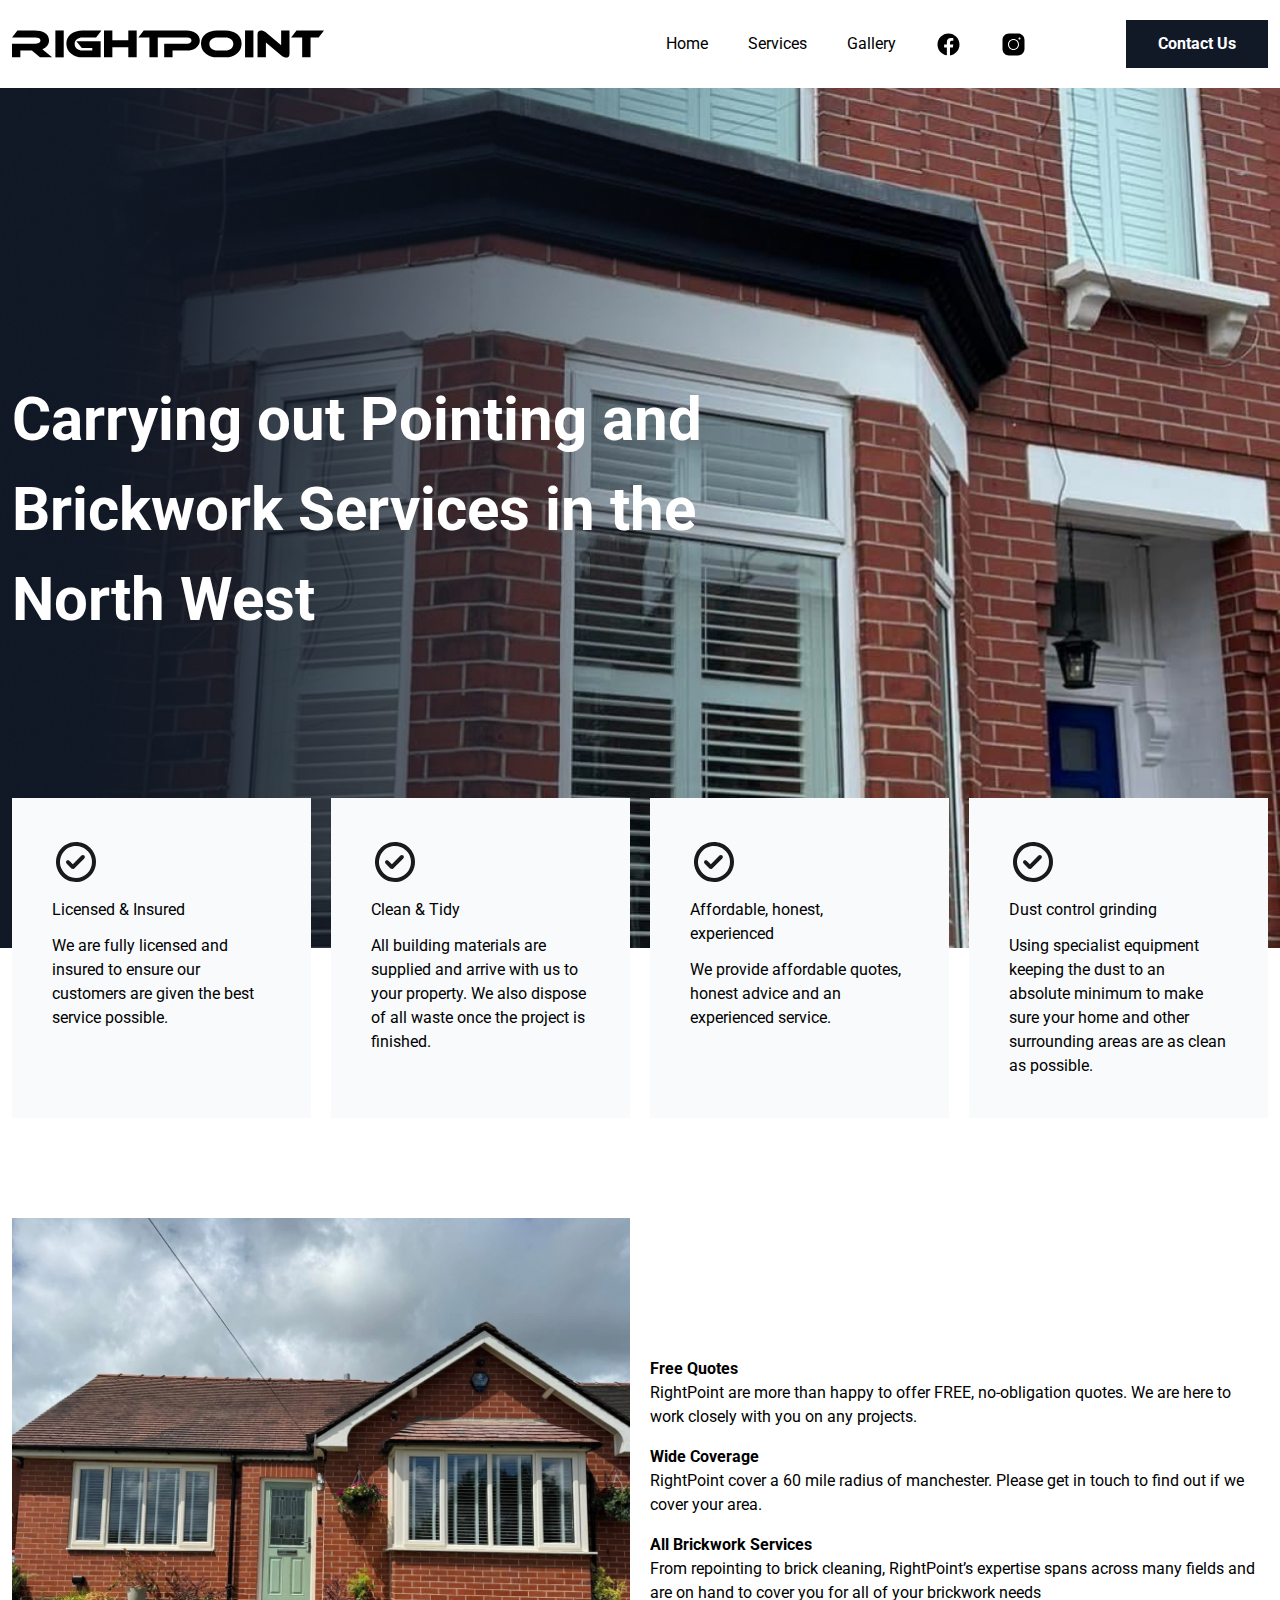
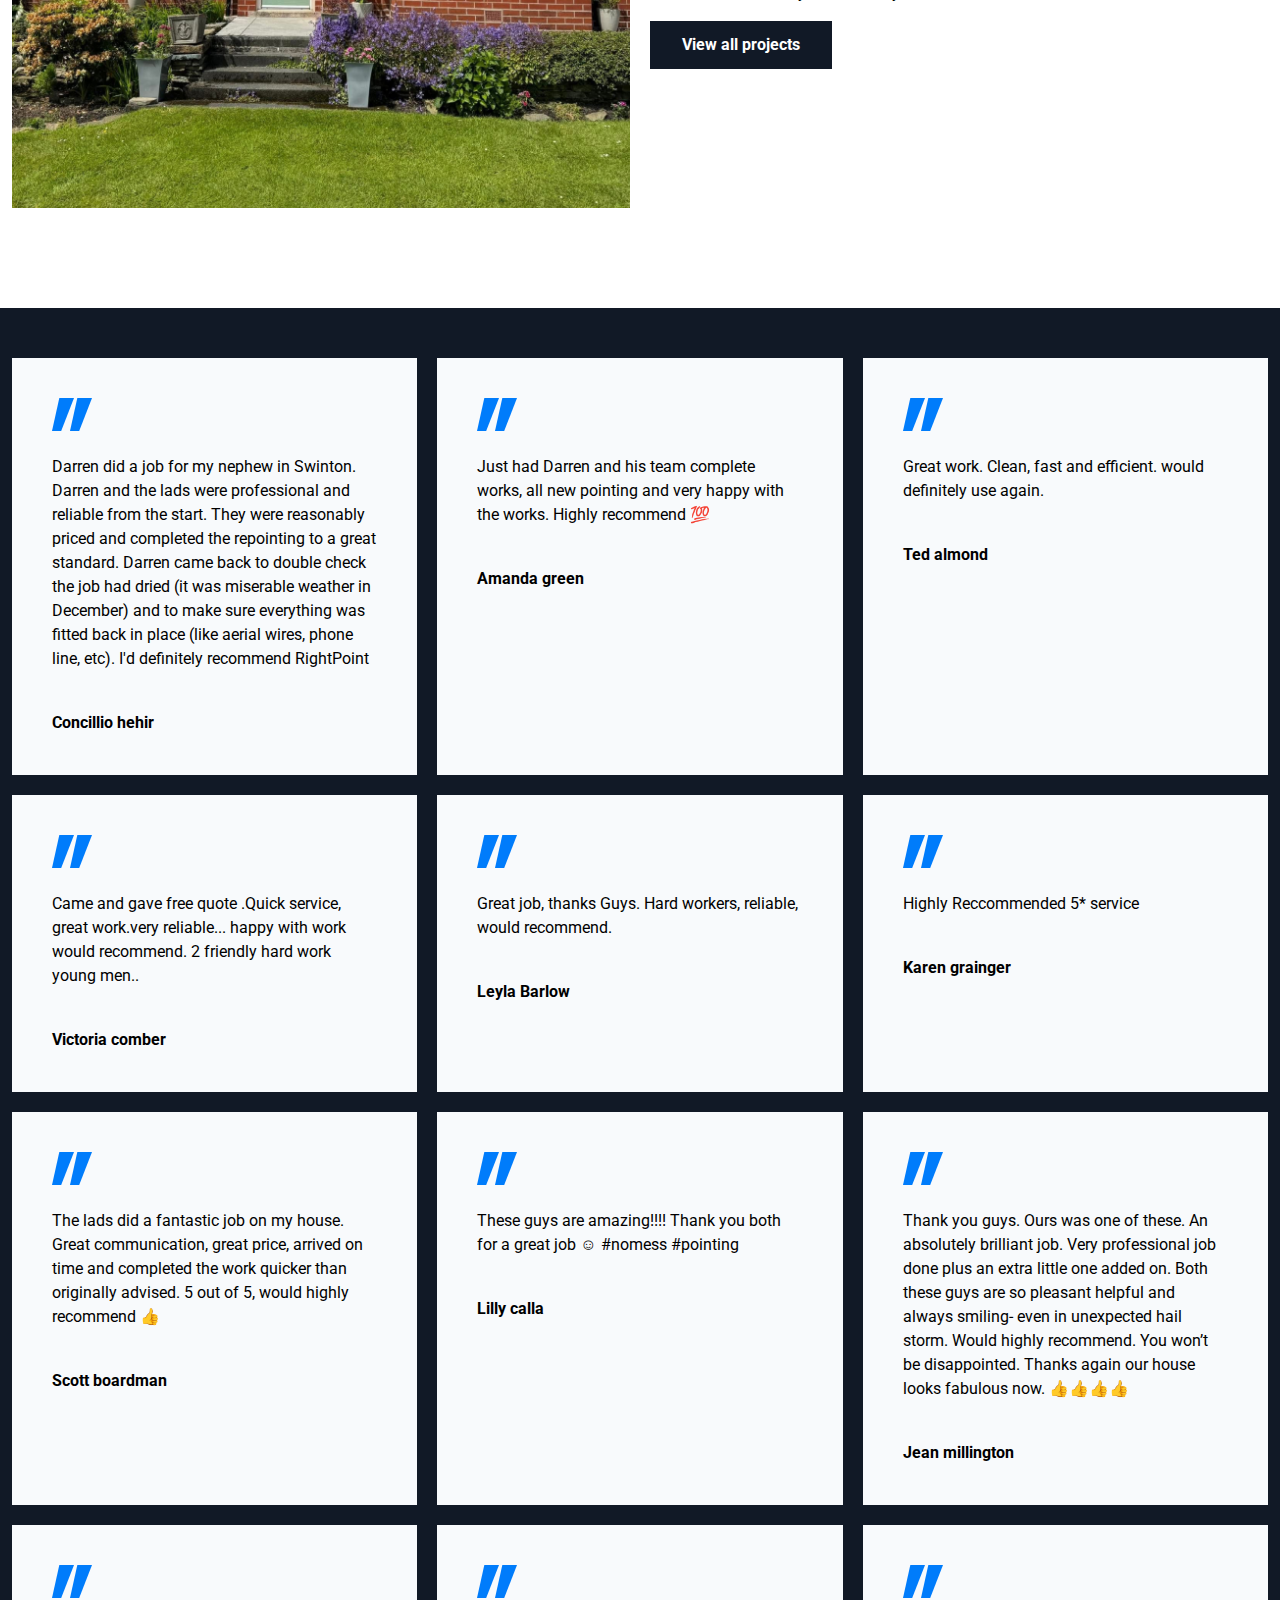
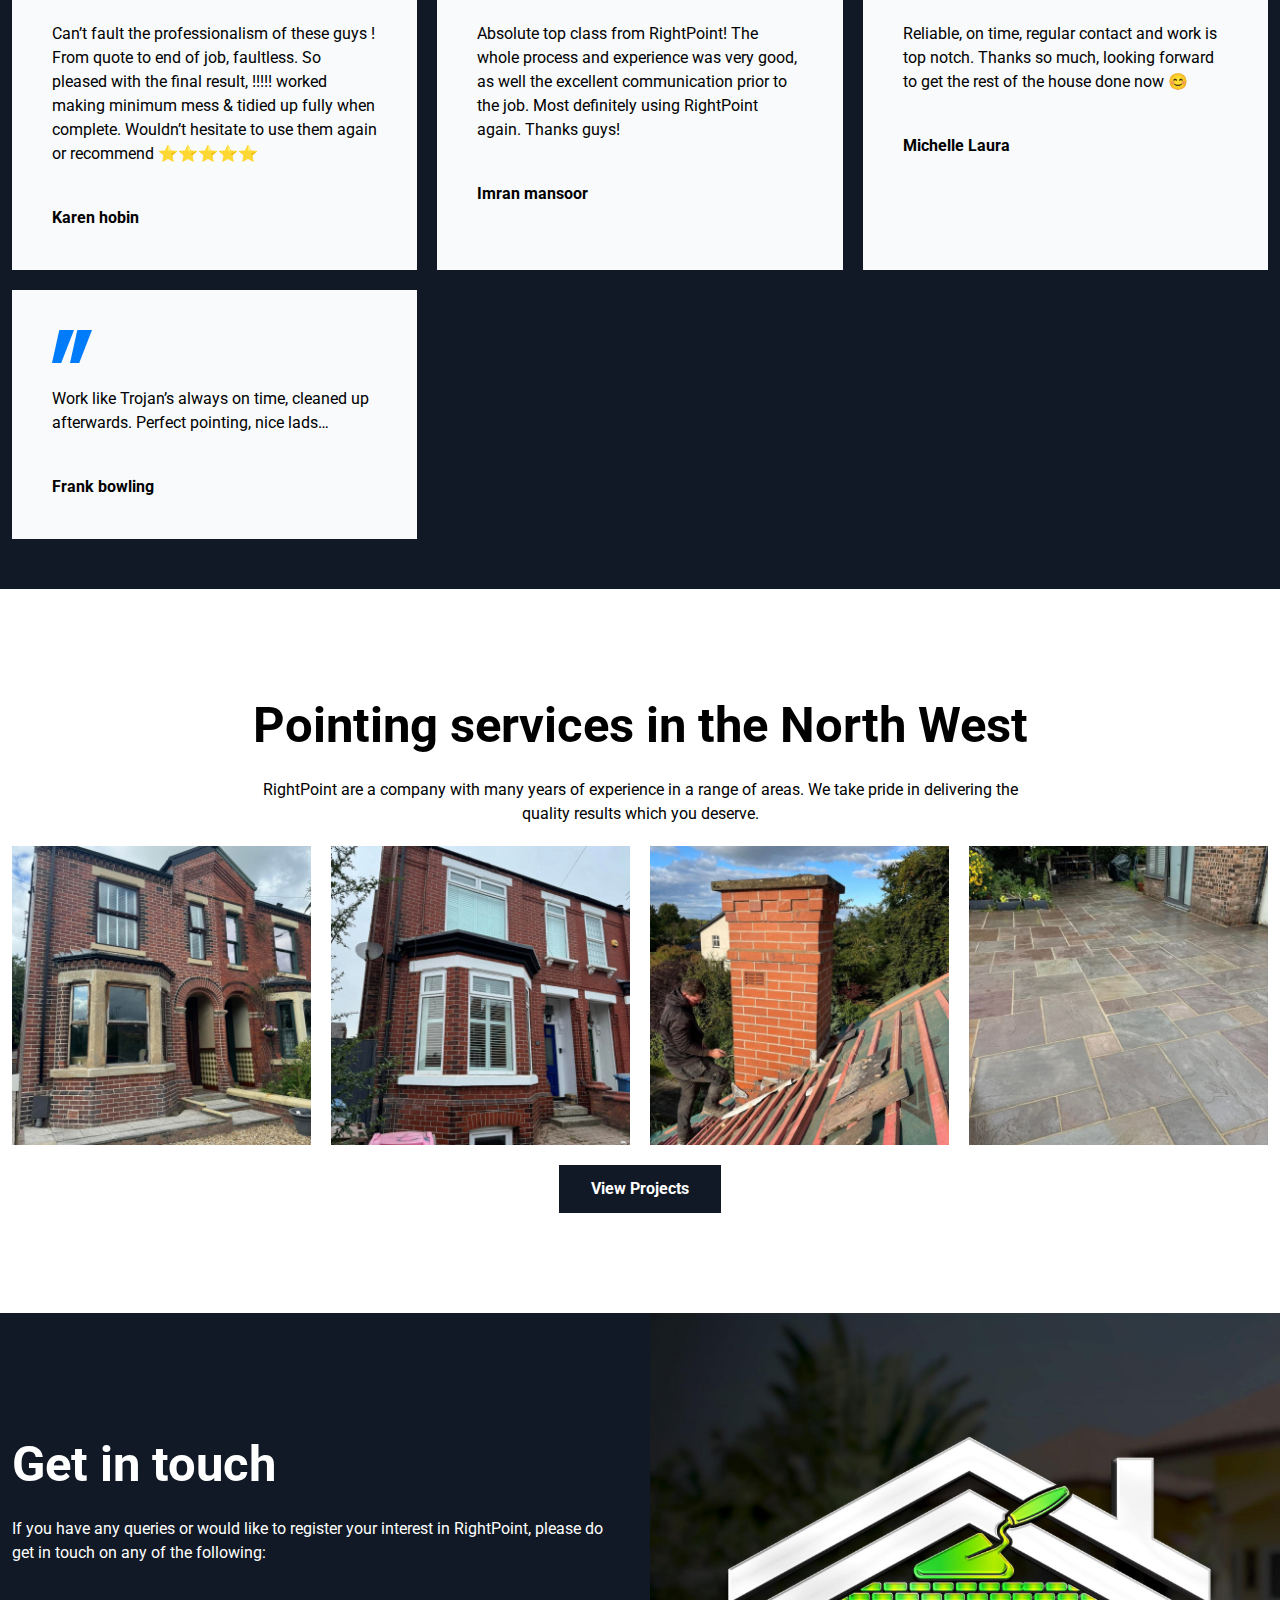
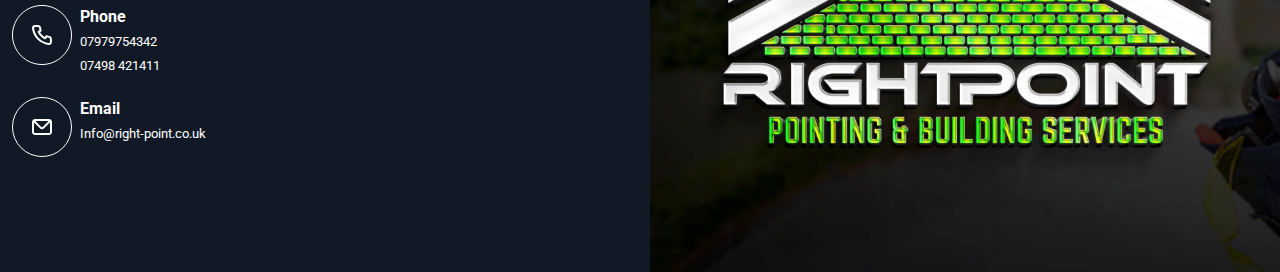
<file: index.html>
<!DOCTYPE html>
<html lang="en">

<head>
  <link rel="preconnect" href="https://fonts.googleapis.com">
  <link rel="preconnect" href="https://fonts.gstatic.com" crossorigin>
  <link href="https://fonts.googleapis.com/css2?family=Roboto:wght@400;700&display=swap" rel="stylesheet">

  <meta charset="UTF-8">
  <meta name="viewport" content="width=device-width, initial-scale=1.0">
  <link href="./output.css" rel="stylesheet">
  <title>Rightpoint</title>
</head>

<body>
  <header class="sticky top-0 bg-white z-10">
    <div class="flex flex-col gap-y-5 md:flex-row justify-between items-center container py-5">
      <div>
        <a href="/">
          <svg width="312" height="28" viewBox="0 0 312 28" fill="none" xmlns="http://www.w3.org/2000/svg">
            <path
              d="M35.2617 15.734C36.4423 14.2051 37.0328 12.4959 37.0328 10.6058C37.0328 7.24973 35.5658 4.66408 32.6324 2.84879C30.0217 1.25852 26.6154 0.462307 22.414 0.462307H5.44528L0 7.39886H23.1971C26.7029 7.39886 28.4552 8.45616 28.4552 10.5697C28.4552 11.6518 27.8708 12.469 26.7029 13.0224C25.7824 13.4504 24.6141 13.6641 23.1971 13.6641H0V27.351H8.35422V20.6011H19.8407L27.9709 27.351H40.0911L30.3575 19.2586C32.4459 18.4376 34.0805 17.2634 35.2617 15.734Z"
              fill="black" />
            <path d="M43.3729 27.351H51.7269V0.462307H43.3729V27.351Z" fill="black" />
            <path
              d="M64.9104 9.2502C66.4145 8.01578 68.3095 7.39886 70.5974 7.39886H84.098L89.4685 0.462307H70.5974C65.8482 0.462307 61.9576 1.68056 58.9245 4.1171C55.8904 6.55364 54.375 9.73634 54.375 13.6641C54.375 17.5929 55.9093 20.8564 58.9805 23.4539C62.0507 26.0524 65.923 27.351 70.5974 27.351H88.6481V11.2776H64.3699L69.8518 17.9159H80.2941V20.4143H70.5974C68.2852 20.4143 66.3833 19.8221 64.8915 18.6384C63.3998 17.4546 62.6542 15.902 62.6542 13.9812C62.6542 12.0614 63.4057 10.4846 64.9104 9.2502Z"
              fill="black" />
            <path
              d="M116.319 10.3452H100.358V0.462307H92.0035V27.351H100.358V17.2817H116.319V27.351H124.673V0.462307H116.319V10.3452Z"
              fill="black" />
            <path
              d="M183.896 3.14755C181.385 1.35756 178.289 0.462307 174.609 0.462307H159.244H157.716H131.721L126.351 7.39886H137.428V27.351H145.781V7.39886H152.196H153.837H175.393C176.536 7.39886 177.5 7.67556 178.284 8.22898C179.066 8.78293 179.458 9.53822 179.458 10.4938C179.458 11.4504 179.066 12.2181 178.284 12.7968C177.5 13.375 176.536 13.6641 175.393 13.6641H152.196V27.351H160.55V20.6011H174.59C178.29 20.6011 181.393 19.7059 183.901 17.9159C186.508 16.0263 187.812 13.565 187.812 10.5315C187.812 7.49845 186.507 5.03714 183.896 3.14755Z"
              fill="black" />
            <path
              d="M219.067 18.6384C217.577 19.8221 215.679 20.4143 213.37 20.4143H205.29C202.981 20.4143 201.082 19.8221 199.593 18.6384C198.103 17.4546 197.359 15.902 197.359 13.9812C197.359 12.0614 198.103 10.4846 199.593 9.2502C201.082 8.01578 202.981 7.39886 205.29 7.39886H213.37C215.653 7.39886 217.546 8.01578 219.049 9.2502C220.55 10.4846 221.302 12.0614 221.302 13.9812C221.302 15.902 220.557 17.4546 219.067 18.6384ZM225.031 4.1171C221.997 1.68056 218.107 0.462307 213.358 0.462307H205.265C200.516 0.462307 196.619 1.68056 193.574 4.1171C190.528 6.55364 189.005 9.73634 189.005 13.6641C189.005 17.5929 190.54 20.8564 193.61 23.4539C196.681 26.0524 200.566 27.351 205.265 27.351H213.358C218.032 27.351 221.904 26.0524 224.975 23.4539C228.045 20.8564 229.581 17.5929 229.581 13.6641C229.581 9.73634 228.064 6.55364 225.031 4.1171Z"
              fill="black" />
            <path d="M233.049 27.351H241.403V0.462307H233.049V27.351Z" fill="black" />
            <path
              d="M269.15 15.2678L253.412 2.06979C252.118 0.998491 250.713 0.462309 249.197 0.462309C248.028 0.462309 247.128 0.785856 246.493 1.43348C245.859 2.08057 245.542 2.90261 245.542 3.898V27.351H253.897V12.5825L269.635 25.7473C271.076 26.9413 272.593 27.5377 274.184 27.5377C276.397 27.5377 277.503 26.3195 277.503 23.8829V0.462309H269.15V15.2678Z"
              fill="black" />
            <path d="M284.477 0.462307L279.107 7.39886H290.183V27.351H298.537V7.39886H306.592L312 0.462307H284.477Z"
              fill="black" />
          </svg>
        </a>
      </div>
      <div class="flex justify-between items-center gap-x-5 md:gap-x-[100px]">
        <div class="flex gap-5 md:gap-10">
          <a href="/" class="hidden md:block">Home</a>
          <div class="inline relative group">
            <button class="">Services</button>
            <ul
              class="bg-rp-blue text-white absolute hidden group-hover:block p-3 [&>li]:mb-2 [&>li:last-child]:mb-0 min-w-[200px]">
              <li><a href="/services/re-pointing.html">Re-pointing</a></li>
              <li><a href="/services/lime-repointing.html">Lime Repointing</a></li>
              <li><a href="/services/raking-out.html">Raking out</a></li>
              <li><a href="/services/water-sealing.html">Water sealing</a></li>
              <li><a href="/services/brick-repairs.html">Brick repairs</a></li>
              <li><a href="/services/chemical-cleaning.html">Chemical cleaning</a></li>
              <li><a href="/services/roofing-repairs.html">Roofing repairs</a></li>
            </ul>
          </div>
          <a href="/gallery.html">Gallery</a>
          <a class="w-[25px]" href="https://www.facebook.com/profile.php?id=61554290225969" target="_blank"><svg
              xmlns="http://www.w3.org/2000/svg" x="0px" y="0px" width="100%" height="100%" viewBox="0 0 50 50">
              <path
                d="M25,3C12.85,3,3,12.85,3,25c0,11.03,8.125,20.137,18.712,21.728V30.831h-5.443v-5.783h5.443v-3.848 c0-6.371,3.104-9.168,8.399-9.168c2.536,0,3.877,0.188,4.512,0.274v5.048h-3.612c-2.248,0-3.033,2.131-3.033,4.533v3.161h6.588 l-0.894,5.783h-5.694v15.944C38.716,45.318,47,36.137,47,25C47,12.85,37.15,3,25,3z">
              </path>
            </svg></a>
          <a class="w-[25px]" href="https://www.instagram.com/rightpointnw" target="_blank"><svg xmlns="http://www.w3.org/2000/svg"
              x="0px" y="0px" width="100%" height="100%" viewBox="0 0 50 50">
              <path
                d="M 16 3 C 8.83 3 3 8.83 3 16 L 3 34 C 3 41.17 8.83 47 16 47 L 34 47 C 41.17 47 47 41.17 47 34 L 47 16 C 47 8.83 41.17 3 34 3 L 16 3 z M 37 11 C 38.1 11 39 11.9 39 13 C 39 14.1 38.1 15 37 15 C 35.9 15 35 14.1 35 13 C 35 11.9 35.9 11 37 11 z M 25 14 C 31.07 14 36 18.93 36 25 C 36 31.07 31.07 36 25 36 C 18.93 36 14 31.07 14 25 C 14 18.93 18.93 14 25 14 z M 25 16 C 20.04 16 16 20.04 16 25 C 16 29.96 20.04 34 25 34 C 29.96 34 34 29.96 34 25 C 34 20.04 29.96 16 25 16 z">
              </path>
            </svg></a>
        </div>
        <div class="grow">
          <a href="#contact-us" class="button">Contact Us</a>
        </div>
      </div>
    </div>
  </header>
  <main>
    <section class="intro bg-[url('/img/hero.jpg')] bg-cover bg-center bg-no-repeat h-[360px] md:h-[860px]">
      <div class="container text-white flex flex-col justify-center h-full">
        <div class="max-w-[780px]">
          <h1>Carrying out Pointing and Brickwork Services in the North West</h1>
        </div>
      </div>
    </section>
    <section class="mt-8 md:-mt-[150px]">
      <div class="container flex md:grid grid-cols-12 gap-5 overflow-x-scroll md:overflow-x-[unset] ">
        <div class="shrink-0 grow p-10 bg-slate-50 flex flex-col gap-6 w-[70%] md:w-auto md:block md:col-span-3">
          <svg width="48" height="48" viewBox="0 0 48 48" fill="none" xmlns="http://www.w3.org/2000/svg">
            <path
              d="M29.44 17.58L20.86 26.18L17.56 22.88C17.3807 22.6706 17.1601 22.5006 16.9119 22.3805C16.6638 22.2605 16.3936 22.193 16.1181 22.1824C15.8427 22.1718 15.568 22.2182 15.3114 22.3187C15.0547 22.4193 14.8216 22.5718 14.6267 22.7667C14.4318 22.9616 14.2793 23.1947 14.1787 23.4514C14.0782 23.708 14.0318 23.9827 14.0424 24.2581C14.0531 24.5335 14.1205 24.8038 14.2406 25.0519C14.3606 25.3001 14.5306 25.5207 14.74 25.7L19.44 30.42C19.6269 30.6054 19.8485 30.752 20.0922 30.8515C20.3359 30.9511 20.5968 31.0015 20.86 31C21.3847 30.9978 21.8875 30.7895 22.26 30.42L32.26 20.42C32.4475 20.2341 32.5963 20.0129 32.6978 19.7692C32.7993 19.5254 32.8516 19.264 32.8516 19C32.8516 18.736 32.7993 18.4746 32.6978 18.2308C32.5963 17.9871 32.4475 17.7659 32.26 17.58C31.8853 17.2075 31.3784 16.9984 30.85 16.9984C30.3216 16.9984 29.8147 17.2075 29.44 17.58ZM24 4C20.0444 4 16.1776 5.17298 12.8886 7.37061C9.59962 9.56824 7.03617 12.6918 5.52242 16.3463C4.00867 20.0009 3.6126 24.0222 4.3843 27.9018C5.15601 31.7814 7.06082 35.3451 9.85787 38.1421C12.6549 40.9392 16.2186 42.844 20.0982 43.6157C23.9778 44.3874 27.9992 43.9913 31.6537 42.4776C35.3082 40.9638 38.4318 38.4004 40.6294 35.1114C42.827 31.8224 44 27.9556 44 24C44 21.3736 43.4827 18.7728 42.4776 16.3463C41.4725 13.9198 39.9993 11.715 38.1421 9.85786C36.285 8.00069 34.0802 6.5275 31.6537 5.52241C29.2272 4.51732 26.6264 4 24 4ZM24 40C20.8355 40 17.7421 39.0616 15.1109 37.3035C12.4797 35.5454 10.4289 33.0466 9.21794 30.1229C8.00694 27.1993 7.69008 23.9823 8.30745 20.8786C8.92481 17.7749 10.4487 14.9239 12.6863 12.6863C14.9239 10.4487 17.7749 8.9248 20.8786 8.30744C23.9823 7.69007 27.1993 8.00693 30.1229 9.21793C33.0466 10.4289 35.5454 12.4797 37.3035 15.1109C39.0616 17.7421 40 20.8355 40 24C40 28.2435 38.3143 32.3131 35.3137 35.3137C32.3131 38.3143 28.2435 40 24 40Z"
              fill="#1A1A1A" />
          </svg>
          <h3 class="mb-3 mt-3">Licensed & Insured</h3>
          <p>We are fully licensed and insured to ensure our customers are given the best service possible.</p>
        </div>
        <div class="shrink-0 grow p-10 bg-slate-50 flex flex-col gap-6 w-[70%] md:w-auto md:block md:col-span-3">
          <svg width="48" height="48" viewBox="0 0 48 48" fill="none" xmlns="http://www.w3.org/2000/svg">
            <path
              d="M29.44 17.58L20.86 26.18L17.56 22.88C17.3807 22.6706 17.1601 22.5006 16.9119 22.3805C16.6638 22.2605 16.3936 22.193 16.1181 22.1824C15.8427 22.1718 15.568 22.2182 15.3114 22.3187C15.0547 22.4193 14.8216 22.5718 14.6267 22.7667C14.4318 22.9616 14.2793 23.1947 14.1787 23.4514C14.0782 23.708 14.0318 23.9827 14.0424 24.2581C14.0531 24.5335 14.1205 24.8038 14.2406 25.0519C14.3606 25.3001 14.5306 25.5207 14.74 25.7L19.44 30.42C19.6269 30.6054 19.8485 30.752 20.0922 30.8515C20.3359 30.9511 20.5968 31.0015 20.86 31C21.3847 30.9978 21.8875 30.7895 22.26 30.42L32.26 20.42C32.4475 20.2341 32.5963 20.0129 32.6978 19.7692C32.7993 19.5254 32.8516 19.264 32.8516 19C32.8516 18.736 32.7993 18.4746 32.6978 18.2308C32.5963 17.9871 32.4475 17.7659 32.26 17.58C31.8853 17.2075 31.3784 16.9984 30.85 16.9984C30.3216 16.9984 29.8147 17.2075 29.44 17.58ZM24 4C20.0444 4 16.1776 5.17298 12.8886 7.37061C9.59962 9.56824 7.03617 12.6918 5.52242 16.3463C4.00867 20.0009 3.6126 24.0222 4.3843 27.9018C5.15601 31.7814 7.06082 35.3451 9.85787 38.1421C12.6549 40.9392 16.2186 42.844 20.0982 43.6157C23.9778 44.3874 27.9992 43.9913 31.6537 42.4776C35.3082 40.9638 38.4318 38.4004 40.6294 35.1114C42.827 31.8224 44 27.9556 44 24C44 21.3736 43.4827 18.7728 42.4776 16.3463C41.4725 13.9198 39.9993 11.715 38.1421 9.85786C36.285 8.00069 34.0802 6.5275 31.6537 5.52241C29.2272 4.51732 26.6264 4 24 4ZM24 40C20.8355 40 17.7421 39.0616 15.1109 37.3035C12.4797 35.5454 10.4289 33.0466 9.21794 30.1229C8.00694 27.1993 7.69008 23.9823 8.30745 20.8786C8.92481 17.7749 10.4487 14.9239 12.6863 12.6863C14.9239 10.4487 17.7749 8.9248 20.8786 8.30744C23.9823 7.69007 27.1993 8.00693 30.1229 9.21793C33.0466 10.4289 35.5454 12.4797 37.3035 15.1109C39.0616 17.7421 40 20.8355 40 24C40 28.2435 38.3143 32.3131 35.3137 35.3137C32.3131 38.3143 28.2435 40 24 40Z"
              fill="#1A1A1A" />
          </svg>
          <h3 class="mb-3 mt-3">Clean & Tidy</h3>
          <p>All building materials are supplied and arrive with us to your property. We also dispose of all waste once
            the project is finished.</p>
        </div>
        <div class="shrink-0 grow p-10 bg-slate-50 flex flex-col gap-6 w-[70%] md:w-auto md:block md:col-span-3">
          <svg width="48" height="48" viewBox="0 0 48 48" fill="none" xmlns="http://www.w3.org/2000/svg">
            <path
              d="M29.44 17.58L20.86 26.18L17.56 22.88C17.3807 22.6706 17.1601 22.5006 16.9119 22.3805C16.6638 22.2605 16.3936 22.193 16.1181 22.1824C15.8427 22.1718 15.568 22.2182 15.3114 22.3187C15.0547 22.4193 14.8216 22.5718 14.6267 22.7667C14.4318 22.9616 14.2793 23.1947 14.1787 23.4514C14.0782 23.708 14.0318 23.9827 14.0424 24.2581C14.0531 24.5335 14.1205 24.8038 14.2406 25.0519C14.3606 25.3001 14.5306 25.5207 14.74 25.7L19.44 30.42C19.6269 30.6054 19.8485 30.752 20.0922 30.8515C20.3359 30.9511 20.5968 31.0015 20.86 31C21.3847 30.9978 21.8875 30.7895 22.26 30.42L32.26 20.42C32.4475 20.2341 32.5963 20.0129 32.6978 19.7692C32.7993 19.5254 32.8516 19.264 32.8516 19C32.8516 18.736 32.7993 18.4746 32.6978 18.2308C32.5963 17.9871 32.4475 17.7659 32.26 17.58C31.8853 17.2075 31.3784 16.9984 30.85 16.9984C30.3216 16.9984 29.8147 17.2075 29.44 17.58ZM24 4C20.0444 4 16.1776 5.17298 12.8886 7.37061C9.59962 9.56824 7.03617 12.6918 5.52242 16.3463C4.00867 20.0009 3.6126 24.0222 4.3843 27.9018C5.15601 31.7814 7.06082 35.3451 9.85787 38.1421C12.6549 40.9392 16.2186 42.844 20.0982 43.6157C23.9778 44.3874 27.9992 43.9913 31.6537 42.4776C35.3082 40.9638 38.4318 38.4004 40.6294 35.1114C42.827 31.8224 44 27.9556 44 24C44 21.3736 43.4827 18.7728 42.4776 16.3463C41.4725 13.9198 39.9993 11.715 38.1421 9.85786C36.285 8.00069 34.0802 6.5275 31.6537 5.52241C29.2272 4.51732 26.6264 4 24 4ZM24 40C20.8355 40 17.7421 39.0616 15.1109 37.3035C12.4797 35.5454 10.4289 33.0466 9.21794 30.1229C8.00694 27.1993 7.69008 23.9823 8.30745 20.8786C8.92481 17.7749 10.4487 14.9239 12.6863 12.6863C14.9239 10.4487 17.7749 8.9248 20.8786 8.30744C23.9823 7.69007 27.1993 8.00693 30.1229 9.21793C33.0466 10.4289 35.5454 12.4797 37.3035 15.1109C39.0616 17.7421 40 20.8355 40 24C40 28.2435 38.3143 32.3131 35.3137 35.3137C32.3131 38.3143 28.2435 40 24 40Z"
              fill="#1A1A1A" />
          </svg>
          <h3 class="mb-3 mt-3">Affordable, honest, experienced</h3>
          <p>We provide affordable quotes, honest advice and an experienced service.</p>
        </div>
        <div class="shrink-0 grow p-10 bg-slate-50 flex flex-col gap-6 w-[70%] md:w-auto md:block md:col-span-3">
          <svg width="48" height="48" viewBox="0 0 48 48" fill="none" xmlns="http://www.w3.org/2000/svg">
            <path
              d="M29.44 17.58L20.86 26.18L17.56 22.88C17.3807 22.6706 17.1601 22.5006 16.9119 22.3805C16.6638 22.2605 16.3936 22.193 16.1181 22.1824C15.8427 22.1718 15.568 22.2182 15.3114 22.3187C15.0547 22.4193 14.8216 22.5718 14.6267 22.7667C14.4318 22.9616 14.2793 23.1947 14.1787 23.4514C14.0782 23.708 14.0318 23.9827 14.0424 24.2581C14.0531 24.5335 14.1205 24.8038 14.2406 25.0519C14.3606 25.3001 14.5306 25.5207 14.74 25.7L19.44 30.42C19.6269 30.6054 19.8485 30.752 20.0922 30.8515C20.3359 30.9511 20.5968 31.0015 20.86 31C21.3847 30.9978 21.8875 30.7895 22.26 30.42L32.26 20.42C32.4475 20.2341 32.5963 20.0129 32.6978 19.7692C32.7993 19.5254 32.8516 19.264 32.8516 19C32.8516 18.736 32.7993 18.4746 32.6978 18.2308C32.5963 17.9871 32.4475 17.7659 32.26 17.58C31.8853 17.2075 31.3784 16.9984 30.85 16.9984C30.3216 16.9984 29.8147 17.2075 29.44 17.58ZM24 4C20.0444 4 16.1776 5.17298 12.8886 7.37061C9.59962 9.56824 7.03617 12.6918 5.52242 16.3463C4.00867 20.0009 3.6126 24.0222 4.3843 27.9018C5.15601 31.7814 7.06082 35.3451 9.85787 38.1421C12.6549 40.9392 16.2186 42.844 20.0982 43.6157C23.9778 44.3874 27.9992 43.9913 31.6537 42.4776C35.3082 40.9638 38.4318 38.4004 40.6294 35.1114C42.827 31.8224 44 27.9556 44 24C44 21.3736 43.4827 18.7728 42.4776 16.3463C41.4725 13.9198 39.9993 11.715 38.1421 9.85786C36.285 8.00069 34.0802 6.5275 31.6537 5.52241C29.2272 4.51732 26.6264 4 24 4ZM24 40C20.8355 40 17.7421 39.0616 15.1109 37.3035C12.4797 35.5454 10.4289 33.0466 9.21794 30.1229C8.00694 27.1993 7.69008 23.9823 8.30745 20.8786C8.92481 17.7749 10.4487 14.9239 12.6863 12.6863C14.9239 10.4487 17.7749 8.9248 20.8786 8.30744C23.9823 7.69007 27.1993 8.00693 30.1229 9.21793C33.0466 10.4289 35.5454 12.4797 37.3035 15.1109C39.0616 17.7421 40 20.8355 40 24C40 28.2435 38.3143 32.3131 35.3137 35.3137C32.3131 38.3143 28.2435 40 24 40Z"
              fill="#1A1A1A" />
          </svg>
          <h3 class="mb-3 mt-3">Dust control grinding</h3>
          <p>Using specialist equipment keeping the dust to an absolute minimum to make sure your home and other surrounding areas are as clean as possible.
          </p>
        </div>
      </div>
    </section>
    <section>
      <div class="container grid grid-cols-12 gap-5 items-center">
        <div class="col-span-12 md:col-span-6">
          <img src="./img/house.jpg" alt="A house">
        </div>
        <div class="col-span-12 md:col-span-6">
          <p><strong>Free Quotes</strong><br />
            RightPoint are more than happy to offer FREE, no-obligation quotes. We are here to work closely with you on
            any projects.</p>

          <p><strong>Wide Coverage</strong><br />
            RightPoint cover a 60 mile radius of manchester. Please get in touch to find out if we cover your area.</p>

          <p><strong>All Brickwork Services</strong><br />
            From repointing to brick cleaning, RightPoint’s expertise spans across many fields and are on hand to cover
            you for all of your brickwork needs</p>
          <a class="button" href="/gallery.html">View all projects</a>
        </div>
      </div>
    </section>
    <section class="bg-rp-blue py-6 md:py-[50px]">
      <div class="container grid grid-cols-12 gap-5">
        <div class="shrink-0 grow md:h-full p-10 bg-slate-50 flex flex-col gap-6 col-span-12 md:col-span-4">
          <svg width="40" height="33" viewBox="0 0 40 33" fill="none" xmlns="http://www.w3.org/2000/svg">
            <path d="M9.17589 33H0L7.32198 0H22L9.17589 33Z" fill="#007CFB" />
            <path d="M27.1759 33H18L25.322 0H40L27.1759 33Z" fill="#007CFB" />
          </svg>

          <p>Darren did a job for my nephew in Swinton.  Darren and the lads were professional and reliable from the start. They were reasonably priced and completed the repointing to a great standard.  Darren came back to double check the job had dried (it was miserable weather in December) and to make sure everything was fitted back in place (like aerial wires, phone line, etc).  I'd definitely recommend RightPoint
          </p>
          <p class="font-bold">Concillio hehir</p>
        </div>
        <div class="shrink-0 grow md:h-full p-10 bg-slate-50 flex flex-col gap-6 col-span-6 md:col-span-4">
          <svg width="40" height="33" viewBox="0 0 40 33" fill="none" xmlns="http://www.w3.org/2000/svg">
            <path d="M9.17589 33H0L7.32198 0H22L9.17589 33Z" fill="#007CFB" />
            <path d="M27.1759 33H18L25.322 0H40L27.1759 33Z" fill="#007CFB" />
          </svg>

          <p>Just had Darren and his team complete works, all new pointing and very happy with the works. Highly recommend 💯
          </p>
          <p class="font-bold">Amanda green
          </p>
        </div>
        <div class="shrink-0 grow md:h-full p-10 bg-slate-50 flex flex-col gap-6 col-span-6 md:col-span-4">
          <svg width="40" height="33" viewBox="0 0 40 33" fill="none" xmlns="http://www.w3.org/2000/svg">
            <path d="M9.17589 33H0L7.32198 0H22L9.17589 33Z" fill="#007CFB" />
            <path d="M27.1759 33H18L25.322 0H40L27.1759 33Z" fill="#007CFB" />
          </svg>

          <p>Great work. Clean, fast and efficient. would definitely use again.
          </p>
          <p class="font-bold">Ted almond</p>
        </div>
        <div class="shrink-0 grow md:h-full p-10 bg-slate-50 flex flex-col gap-6 col-span-12 md:col-span-4">
          <svg width="40" height="33" viewBox="0 0 40 33" fill="none" xmlns="http://www.w3.org/2000/svg">
            <path d="M9.17589 33H0L7.32198 0H22L9.17589 33Z" fill="#007CFB" />
            <path d="M27.1759 33H18L25.322 0H40L27.1759 33Z" fill="#007CFB" />
          </svg>

          <p>Came and gave free quote .Quick service, great work.very reliable...
            happy with work would recommend.
            2 friendly hard work young men..
            
          </p>
          <p class="font-bold">Victoria comber</p>
        </div>
        <div class="shrink-0 grow md:h-full p-10 bg-slate-50 flex flex-col gap-6 col-span-6 md:col-span-4">
          <svg width="40" height="33" viewBox="0 0 40 33" fill="none" xmlns="http://www.w3.org/2000/svg">
            <path d="M9.17589 33H0L7.32198 0H22L9.17589 33Z" fill="#007CFB" />
            <path d="M27.1759 33H18L25.322 0H40L27.1759 33Z" fill="#007CFB" />
          </svg>

          <p>Great job, thanks Guys. Hard workers, reliable, would recommend.

          </p>
          <p class="font-bold">Leyla Barlow 
          </p>
        </div>
        <div class="shrink-0 grow md:h-full p-10 bg-slate-50 flex flex-col gap-6 col-span-6 md:col-span-4">
          <svg width="40" height="33" viewBox="0 0 40 33" fill="none" xmlns="http://www.w3.org/2000/svg">
            <path d="M9.17589 33H0L7.32198 0H22L9.17589 33Z" fill="#007CFB" />
            <path d="M27.1759 33H18L25.322 0H40L27.1759 33Z" fill="#007CFB" />
          </svg>

          <p>Highly Reccommended 5* service


          </p>
          <p class="font-bold">Karen grainger
          </p>
        </div>
        <div class="shrink-0 grow md:h-full p-10 bg-slate-50 flex flex-col gap-6 col-span-6 md:col-span-4">
          <svg width="40" height="33" viewBox="0 0 40 33" fill="none" xmlns="http://www.w3.org/2000/svg">
            <path d="M9.17589 33H0L7.32198 0H22L9.17589 33Z" fill="#007CFB" />
            <path d="M27.1759 33H18L25.322 0H40L27.1759 33Z" fill="#007CFB" />
          </svg>

          <p>The lads did a fantastic job on my house. Great communication, great price, arrived on time and completed the work quicker than originally advised.
            5 out of 5, would highly recommend 👍
            
          </p>
          <p class="font-bold">Scott boardman 
          </p>
        </div>
        <div class="shrink-0 grow md:h-full p-10 bg-slate-50 flex flex-col gap-6 col-span-6 md:col-span-4">
          <svg width="40" height="33" viewBox="0 0 40 33" fill="none" xmlns="http://www.w3.org/2000/svg">
            <path d="M9.17589 33H0L7.32198 0H22L9.17589 33Z" fill="#007CFB" />
            <path d="M27.1759 33H18L25.322 0H40L27.1759 33Z" fill="#007CFB" />
          </svg>

          <p>These guys are amazing!!!!
            Thank you both for a great job ☺
            #nomess #pointing
            
          </p>
          <p class="font-bold">Lilly calla 
          </p>
        </div>
        <div class="shrink-0 grow md:h-full p-10 bg-slate-50 flex flex-col gap-6 col-span-12 md:col-span-4">
          <svg width="40" height="33" viewBox="0 0 40 33" fill="none" xmlns="http://www.w3.org/2000/svg">
            <path d="M9.17589 33H0L7.32198 0H22L9.17589 33Z" fill="#007CFB" />
            <path d="M27.1759 33H18L25.322 0H40L27.1759 33Z" fill="#007CFB" />
          </svg>

          <p>Thank you guys. Ours was one of these. An absolutely brilliant job. Very professional job done plus an extra little one added on. Both these guys are so pleasant helpful and always smiling- even in unexpected hail storm. 
            Would highly recommend. You won’t be disappointed. Thanks again our house looks fabulous now. 👍👍👍👍
            
          </p>
          <p class="font-bold">Jean millington 
          </p>
        </div>
        <div class="shrink-0 grow md:h-full p-10 bg-slate-50 flex flex-col gap-6 col-span-6 md:col-span-4">
          <svg width="40" height="33" viewBox="0 0 40 33" fill="none" xmlns="http://www.w3.org/2000/svg">
            <path d="M9.17589 33H0L7.32198 0H22L9.17589 33Z" fill="#007CFB" />
            <path d="M27.1759 33H18L25.322 0H40L27.1759 33Z" fill="#007CFB" />
          </svg>

          <p>Can’t fault the professionalism of these guys !
            From quote to end of job, faultless.
            So pleased with the final result, !!!!! 
            
            worked making minimum mess & tidied up fully when complete.
            
            Wouldn’t hesitate to use them again or recommend 
            ⭐⭐⭐⭐⭐
            
            
          </p>
          <p class="font-bold">Karen hobin

          </p>
        </div>
        <div class="shrink-0 grow md:h-full p-10 bg-slate-50 flex flex-col gap-6 col-span-6 md:col-span-4">
          <svg width="40" height="33" viewBox="0 0 40 33" fill="none" xmlns="http://www.w3.org/2000/svg">
            <path d="M9.17589 33H0L7.32198 0H22L9.17589 33Z" fill="#007CFB" />
            <path d="M27.1759 33H18L25.322 0H40L27.1759 33Z" fill="#007CFB" />
          </svg>

          <p>Absolute top class from RightPoint! The whole process and experience was very good, as well the excellent communication prior to the job. Most definitely using RightPoint again. Thanks guys!

            
          </p>
          <p class="font-bold">Imran mansoor

          </p>
        </div>
        <div class="shrink-0 grow md:h-full p-10 bg-slate-50 flex flex-col gap-6 col-span-6 md:col-span-4">
          <svg width="40" height="33" viewBox="0 0 40 33" fill="none" xmlns="http://www.w3.org/2000/svg">
            <path d="M9.17589 33H0L7.32198 0H22L9.17589 33Z" fill="#007CFB" />
            <path d="M27.1759 33H18L25.322 0H40L27.1759 33Z" fill="#007CFB" />
          </svg>

          <p>Reliable, on time, regular contact and work is top notch. Thanks so much, looking forward to get the rest of the house done now 😊

            
          </p>
          <p class="font-bold">Michelle Laura
          </p>
        </div>
        <div class="shrink-0 grow md:h-full p-10 bg-slate-50 flex flex-col gap-6 col-span-6 md:col-span-4">
          <svg width="40" height="33" viewBox="0 0 40 33" fill="none" xmlns="http://www.w3.org/2000/svg">
            <path d="M9.17589 33H0L7.32198 0H22L9.17589 33Z" fill="#007CFB" />
            <path d="M27.1759 33H18L25.322 0H40L27.1759 33Z" fill="#007CFB" />
          </svg>

          <p>Work like Trojan’s always on time, cleaned up afterwards. Perfect pointing, nice lads…
            
          </p>
          <p class="font-bold">Frank bowling 

          </p>
        </div>
      </div>
    </section>
    <section>
      <div class="container grid grid-cols-12 gap-5 items-center">
        <div class="col-span-12 text-center">
          <div class="max-w-[787px] mx-auto">
            <h2>Pointing services in the North West</h2>
            <p>RightPoint are a company with many years of experience in a range of areas. We take pride in delivering
              the quality results which you deserve.</p>
          </div>
        </div>
        <div class="col-span-12 grid grid-cols-subgrid gap-y-5">
          <div class="col-span-6 md:col-span-3">
            <img src="./img/gallery/house-1.jpg" alt="">
          </div>
          <div class="col-span-6 md:col-span-3">
            <img src="./img/gallery/house-2.jpg" alt="">
          </div>
          <div class="col-span-6 md:col-span-3">
            <img src="./img/gallery/house-3.jpg" alt="">
          </div>
          <div class="col-span-6 md:col-span-3">
            <img src="./img/gallery/house-4.jpg" alt="">
          </div>
        </div>
        <div class="col-span-12 text-center">
          <a href="/gallery.html" class="button">View Projects</a>
        </div>
      </div>
    </section>
    <div class="anchor" id="contact-us"></div>
    <section class="bg-rp-blue">
      <div class="container px-0 grid grid-cols-12 gap-5 items-center text-white">
        <div class="col-span-12 md:col-span-6 p-10 md:py-0 md:px-3">
          <div class="mb-10">
            <h2>Get in touch</h2>
            <p>If you have any queries or would like to register your interest in RightPoint, please do get in touch on
              any of the following:</p>
          </div>

          <div class="flex gap-2 mb-5">
            <div>
              <svg width="60" height="60" viewBox="0 0 60 60" fill="none" xmlns="http://www.w3.org/2000/svg">
                <g clip-path="url(#clip0_6_1483)">
                  <path
                    d="M59.5 30C59.5 13.7076 46.2924 0.5 30 0.5C13.7076 0.5 0.5 13.7076 0.5 30C0.5 46.2924 13.7076 59.5 30 59.5C46.2924 59.5 59.5 46.2924 59.5 30Z"
                    stroke="white" />
                  <path
                    d="M37.44 31.0001C37.22 31.0001 36.99 30.9301 36.77 30.8801C36.3245 30.7819 35.8866 30.6516 35.46 30.4901C34.9961 30.3213 34.4861 30.3301 34.0283 30.5147C33.5704 30.6993 33.1971 31.0467 32.98 31.4901L32.76 31.9401C31.786 31.3983 30.891 30.7253 30.1 29.9401C29.3147 29.1491 28.6418 28.2541 28.1 27.2801L28.52 27.0001C28.9633 26.783 29.3108 26.4096 29.4954 25.9518C29.68 25.494 29.6888 24.984 29.52 24.5201C29.3612 24.0925 29.2309 23.6549 29.13 23.2101C29.08 22.9901 29.04 22.7601 29.01 22.5301C28.8885 21.8257 28.5196 21.1878 27.9696 20.7313C27.4196 20.2748 26.7247 20.0297 26.01 20.0401H23.01C22.579 20.0361 22.1522 20.1249 21.7587 20.3006C21.3651 20.4764 21.0141 20.7348 20.7294 21.0584C20.4447 21.382 20.2331 21.7631 20.109 22.1758C19.9848 22.5885 19.9511 23.0232 20.01 23.4501C20.5427 27.6395 22.456 31.532 25.4476 34.5127C28.4393 37.4935 32.3387 39.3926 36.53 39.9101H36.91C37.6474 39.9112 38.3594 39.6406 38.91 39.1501C39.2263 38.8671 39.4791 38.5203 39.6514 38.1324C39.8238 37.7446 39.9119 37.3245 39.91 36.9001V33.9001C39.8977 33.2055 39.6448 32.5367 39.1943 32.0078C38.7439 31.4789 38.1238 31.1227 37.44 31.0001ZM37.94 37.0001C37.9398 37.1421 37.9094 37.2824 37.8508 37.4117C37.7921 37.541 37.7066 37.6564 37.6 37.7501C37.4886 37.8471 37.358 37.9195 37.2167 37.9626C37.0754 38.0057 36.9266 38.0185 36.78 38.0001C33.0349 37.5199 29.5562 35.8066 26.8927 33.1304C24.2292 30.4542 22.5324 26.9674 22.07 23.2201C22.0541 23.0736 22.068 22.9254 22.111 22.7845C22.1539 22.6436 22.225 22.5128 22.32 22.4001C22.4137 22.2934 22.529 22.2079 22.6584 22.1493C22.7877 22.0907 22.928 22.0603 23.07 22.0601H26.07C26.3025 22.0549 26.5296 22.131 26.7121 22.2752C26.8946 22.4194 27.0212 22.6227 27.07 22.8501C27.11 23.1234 27.16 23.3934 27.22 23.6601C27.3355 24.1872 27.4892 24.7053 27.68 25.2101L26.28 25.8601C26.1603 25.915 26.0526 25.9931 25.9631 26.0897C25.8737 26.1864 25.8042 26.2997 25.7586 26.4233C25.7131 26.5469 25.6925 26.6782 25.6978 26.8098C25.7032 26.9414 25.7345 27.0707 25.79 27.1901C27.2292 30.2729 29.7072 32.7509 32.79 34.1901C33.0334 34.2901 33.3065 34.2901 33.55 34.1901C33.6747 34.1455 33.7893 34.0766 33.8871 33.9873C33.985 33.898 34.0641 33.7902 34.12 33.6701L34.74 32.2701C35.2569 32.455 35.7846 32.6086 36.32 32.7301C36.5866 32.7901 36.8566 32.8401 37.13 32.8801C37.3574 32.9289 37.5607 33.0554 37.7049 33.238C37.8491 33.4205 37.9252 33.6476 37.92 33.8801L37.94 37.0001Z"
                    fill="white" />
                </g>
                <defs>
                  <clipPath id="clip0_6_1483">
                    <rect width="60" height="60" fill="white" />
                  </clipPath>
                </defs>
              </svg>

            </div>
            <div>
              <p class="font-bold">Phone</br><small class="font-normal">07979754342<br />07498 421411
                </small></p>
            </div>
          </div>
          <div class="flex gap-2">
            <div>
              <svg width="60" height="60" viewBox="0 0 60 60" fill="none" xmlns="http://www.w3.org/2000/svg">
                <rect x="0.5" y="0.5" width="59" height="59" rx="29.5" stroke="white" />
                <path
                  d="M37 22H23C22.2044 22 21.4413 22.3161 20.8787 22.8787C20.3161 23.4413 20 24.2044 20 25V35C20 35.7956 20.3161 36.5587 20.8787 37.1213C21.4413 37.6839 22.2044 38 23 38H37C37.7956 38 38.5587 37.6839 39.1213 37.1213C39.6839 36.5587 40 35.7956 40 35V25C40 24.2044 39.6839 23.4413 39.1213 22.8787C38.5587 22.3161 37.7956 22 37 22ZM36.59 24L30.71 29.88C30.617 29.9737 30.5064 30.0481 30.3846 30.0989C30.2627 30.1497 30.132 30.1758 30 30.1758C29.868 30.1758 29.7373 30.1497 29.6154 30.0989C29.4936 30.0481 29.383 29.9737 29.29 29.88L23.41 24H36.59ZM38 35C38 35.2652 37.8946 35.5196 37.7071 35.7071C37.5196 35.8946 37.2652 36 37 36H23C22.7348 36 22.4804 35.8946 22.2929 35.7071C22.1054 35.5196 22 35.2652 22 35V25.41L27.88 31.29C28.4425 31.8518 29.205 32.1674 30 32.1674C30.795 32.1674 31.5575 31.8518 32.12 31.29L38 25.41V35Z"
                  fill="white" />
              </svg>
            </div>
            <div>
              <p class="font-bold">Email</br><small class="font-normal">Info@right-point.co.uk </small></p>
            </div>
          </div>
        </div>
        <div class="col-span-12 md:col-span-6">
          <img src="./img/rp-logo-full.jpg" alt="">
        </div>
      </div>
    </section>
  </main>
</body>

</html>
</file>
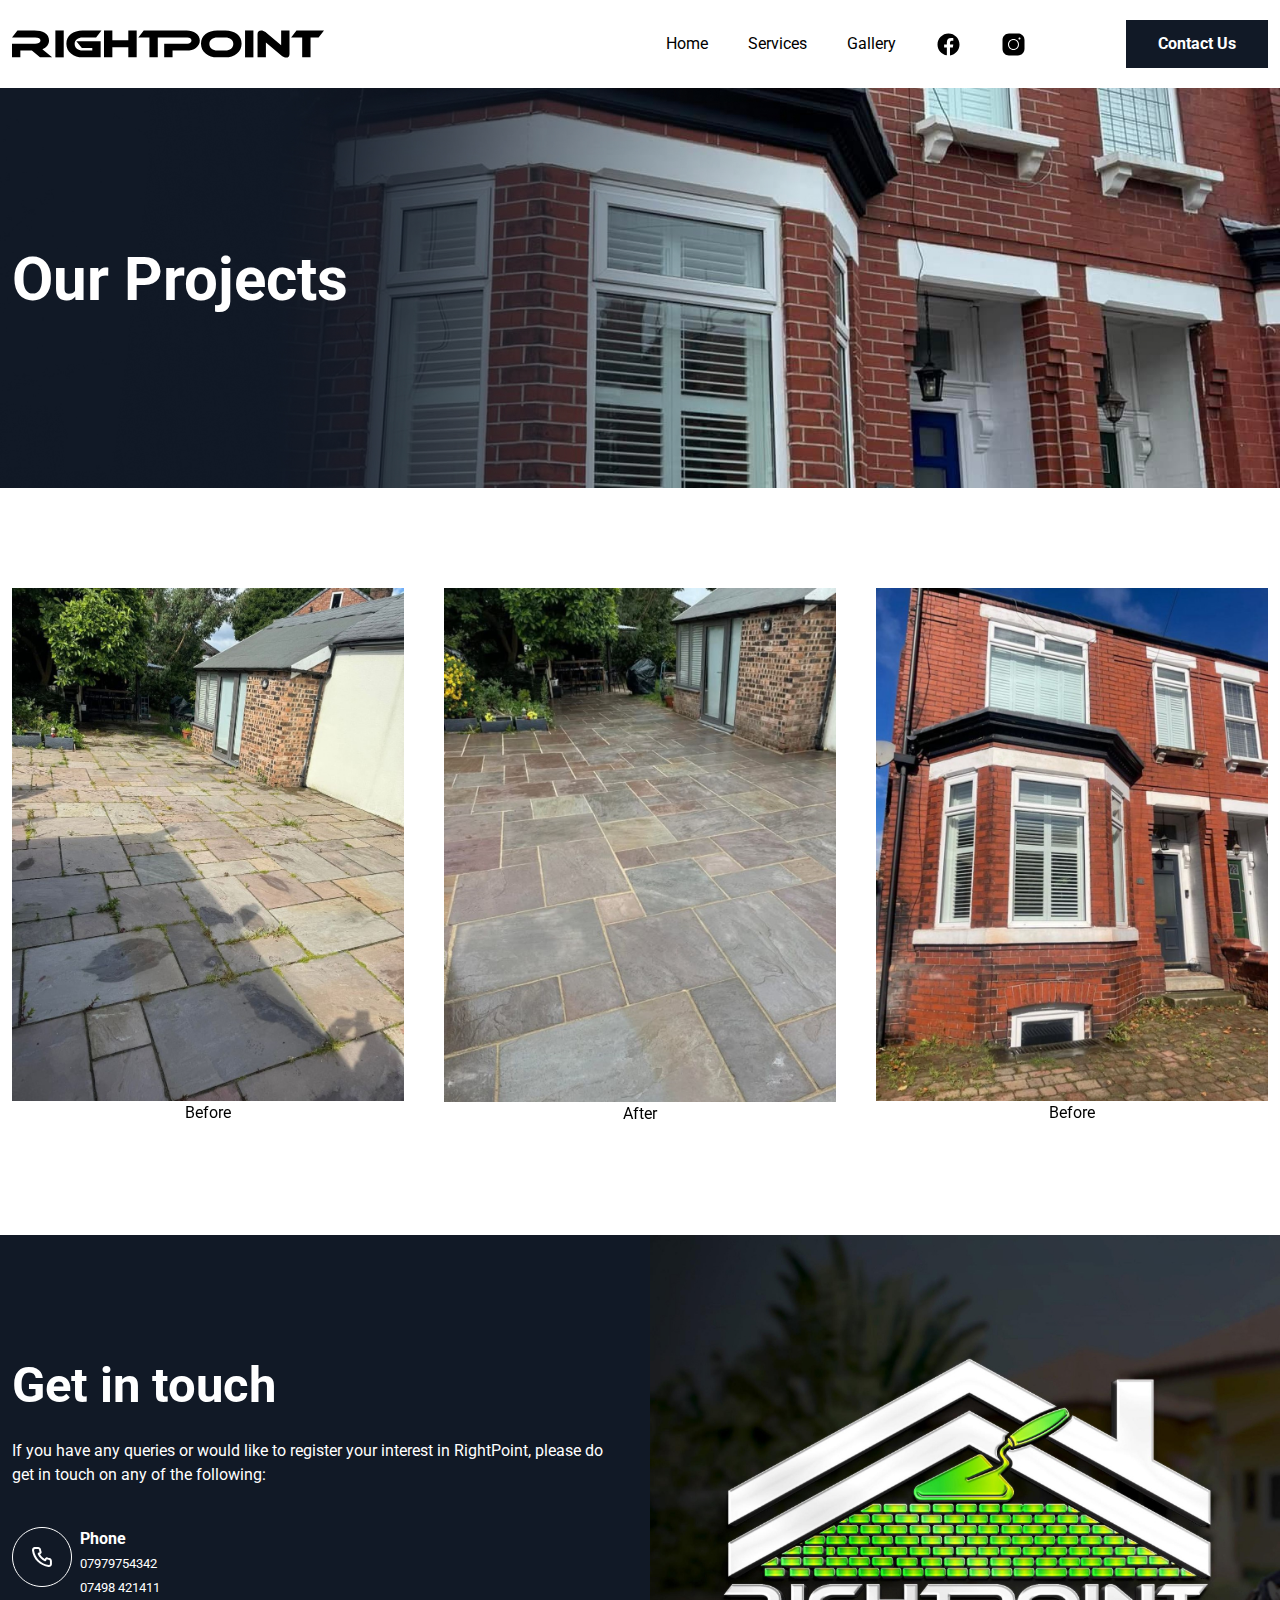
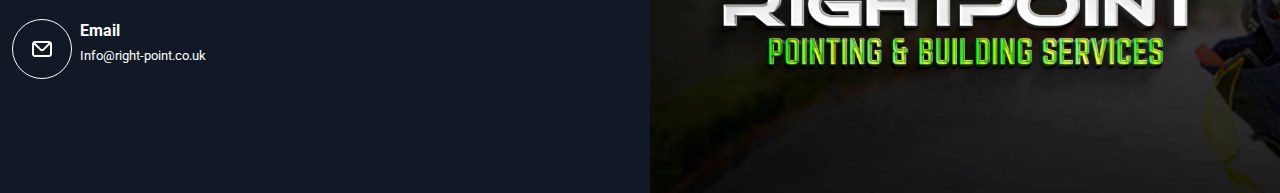
<file: gallery.html>
<!DOCTYPE html>
<html lang="en">

<head>
  <link rel="preconnect" href="https://fonts.googleapis.com">
  <link rel="preconnect" href="https://fonts.gstatic.com" crossorigin>
  <link href="https://fonts.googleapis.com/css2?family=Roboto:wght@400;700&display=swap" rel="stylesheet">

  <meta charset="UTF-8">
  <meta name="viewport" content="width=device-width, initial-scale=1.0">
  <link rel="stylesheet" href="https://cdn.jsdelivr.net/npm/swiper@11/swiper-bundle.min.css" />
  <link href="./output.css" rel="stylesheet">
  <title>Rightpoint</title>
</head>

<body>
  <header class="sticky top-0 bg-white z-10">
    <div class="flex flex-col gap-y-5 md:flex-row justify-between items-center container py-5">
            <div>
        <a href="/">
          <svg width="312" height="28" viewBox="0 0 312 28" fill="none" xmlns="http://www.w3.org/2000/svg">
            <path
              d="M35.2617 15.734C36.4423 14.2051 37.0328 12.4959 37.0328 10.6058C37.0328 7.24973 35.5658 4.66408 32.6324 2.84879C30.0217 1.25852 26.6154 0.462307 22.414 0.462307H5.44528L0 7.39886H23.1971C26.7029 7.39886 28.4552 8.45616 28.4552 10.5697C28.4552 11.6518 27.8708 12.469 26.7029 13.0224C25.7824 13.4504 24.6141 13.6641 23.1971 13.6641H0V27.351H8.35422V20.6011H19.8407L27.9709 27.351H40.0911L30.3575 19.2586C32.4459 18.4376 34.0805 17.2634 35.2617 15.734Z"
              fill="black" />
            <path d="M43.3729 27.351H51.7269V0.462307H43.3729V27.351Z" fill="black" />
            <path
              d="M64.9104 9.2502C66.4145 8.01578 68.3095 7.39886 70.5974 7.39886H84.098L89.4685 0.462307H70.5974C65.8482 0.462307 61.9576 1.68056 58.9245 4.1171C55.8904 6.55364 54.375 9.73634 54.375 13.6641C54.375 17.5929 55.9093 20.8564 58.9805 23.4539C62.0507 26.0524 65.923 27.351 70.5974 27.351H88.6481V11.2776H64.3699L69.8518 17.9159H80.2941V20.4143H70.5974C68.2852 20.4143 66.3833 19.8221 64.8915 18.6384C63.3998 17.4546 62.6542 15.902 62.6542 13.9812C62.6542 12.0614 63.4057 10.4846 64.9104 9.2502Z"
              fill="black" />
            <path
              d="M116.319 10.3452H100.358V0.462307H92.0035V27.351H100.358V17.2817H116.319V27.351H124.673V0.462307H116.319V10.3452Z"
              fill="black" />
            <path
              d="M183.896 3.14755C181.385 1.35756 178.289 0.462307 174.609 0.462307H159.244H157.716H131.721L126.351 7.39886H137.428V27.351H145.781V7.39886H152.196H153.837H175.393C176.536 7.39886 177.5 7.67556 178.284 8.22898C179.066 8.78293 179.458 9.53822 179.458 10.4938C179.458 11.4504 179.066 12.2181 178.284 12.7968C177.5 13.375 176.536 13.6641 175.393 13.6641H152.196V27.351H160.55V20.6011H174.59C178.29 20.6011 181.393 19.7059 183.901 17.9159C186.508 16.0263 187.812 13.565 187.812 10.5315C187.812 7.49845 186.507 5.03714 183.896 3.14755Z"
              fill="black" />
            <path
              d="M219.067 18.6384C217.577 19.8221 215.679 20.4143 213.37 20.4143H205.29C202.981 20.4143 201.082 19.8221 199.593 18.6384C198.103 17.4546 197.359 15.902 197.359 13.9812C197.359 12.0614 198.103 10.4846 199.593 9.2502C201.082 8.01578 202.981 7.39886 205.29 7.39886H213.37C215.653 7.39886 217.546 8.01578 219.049 9.2502C220.55 10.4846 221.302 12.0614 221.302 13.9812C221.302 15.902 220.557 17.4546 219.067 18.6384ZM225.031 4.1171C221.997 1.68056 218.107 0.462307 213.358 0.462307H205.265C200.516 0.462307 196.619 1.68056 193.574 4.1171C190.528 6.55364 189.005 9.73634 189.005 13.6641C189.005 17.5929 190.54 20.8564 193.61 23.4539C196.681 26.0524 200.566 27.351 205.265 27.351H213.358C218.032 27.351 221.904 26.0524 224.975 23.4539C228.045 20.8564 229.581 17.5929 229.581 13.6641C229.581 9.73634 228.064 6.55364 225.031 4.1171Z"
              fill="black" />
            <path d="M233.049 27.351H241.403V0.462307H233.049V27.351Z" fill="black" />
            <path
              d="M269.15 15.2678L253.412 2.06979C252.118 0.998491 250.713 0.462309 249.197 0.462309C248.028 0.462309 247.128 0.785856 246.493 1.43348C245.859 2.08057 245.542 2.90261 245.542 3.898V27.351H253.897V12.5825L269.635 25.7473C271.076 26.9413 272.593 27.5377 274.184 27.5377C276.397 27.5377 277.503 26.3195 277.503 23.8829V0.462309H269.15V15.2678Z"
              fill="black" />
            <path d="M284.477 0.462307L279.107 7.39886H290.183V27.351H298.537V7.39886H306.592L312 0.462307H284.477Z"
              fill="black" />
          </svg>
        </a>
      </div>
      <div class="flex justify-between items-center gap-x-5 md:gap-x-[100px]">
        <div class="flex gap-5 md:gap-10">
          <a href="/" class="hidden md:block">Home</a>
          <div class="inline relative group">
            <button class="">Services</button>
            <ul
              class="bg-rp-blue text-white absolute hidden group-hover:block p-3 [&>li]:mb-2 [&>li:last-child]:mb-0 min-w-[200px]">
              <li><a href="/services/re-pointing.html">Re-pointing</a></li>
              <li><a href="/services/lime-repointing.html">Lime Repointing</a></li>
              <li><a href="/services/raking-out.html">Raking out</a></li>
              <li><a href="/services/water-sealing.html">Water sealing</a></li>
              <li><a href="/services/brick-repairs.html">Brick repairs</a></li>
              <li><a href="/services/chemical-cleaning.html">Chemical cleaning</a></li>
              <li><a href="/services/roofing-repairs.html">Roofing repairs</a></li>
            </ul>
          </div>
          <a href="/gallery.html">Gallery</a>
          <a class="w-[25px]" href="https://www.facebook.com/profile.php?id=61554290225969" target="_blank"><svg
              xmlns="http://www.w3.org/2000/svg" x="0px" y="0px" width="100%" height="100%" viewBox="0 0 50 50">
              <path
                d="M25,3C12.85,3,3,12.85,3,25c0,11.03,8.125,20.137,18.712,21.728V30.831h-5.443v-5.783h5.443v-3.848 c0-6.371,3.104-9.168,8.399-9.168c2.536,0,3.877,0.188,4.512,0.274v5.048h-3.612c-2.248,0-3.033,2.131-3.033,4.533v3.161h6.588 l-0.894,5.783h-5.694v15.944C38.716,45.318,47,36.137,47,25C47,12.85,37.15,3,25,3z">
              </path>
            </svg></a>
          <a class="w-[25px]" href="https://www.instagram.com/rightpointnw" target="_blank"><svg xmlns="http://www.w3.org/2000/svg"
              x="0px" y="0px" width="100%" height="100%" viewBox="0 0 50 50">
              <path
                d="M 16 3 C 8.83 3 3 8.83 3 16 L 3 34 C 3 41.17 8.83 47 16 47 L 34 47 C 41.17 47 47 41.17 47 34 L 47 16 C 47 8.83 41.17 3 34 3 L 16 3 z M 37 11 C 38.1 11 39 11.9 39 13 C 39 14.1 38.1 15 37 15 C 35.9 15 35 14.1 35 13 C 35 11.9 35.9 11 37 11 z M 25 14 C 31.07 14 36 18.93 36 25 C 36 31.07 31.07 36 25 36 C 18.93 36 14 31.07 14 25 C 14 18.93 18.93 14 25 14 z M 25 16 C 20.04 16 16 20.04 16 25 C 16 29.96 20.04 34 25 34 C 29.96 34 34 29.96 34 25 C 34 20.04 29.96 16 25 16 z">
              </path>
            </svg></a>
        </div>
        <div class="grow">
          <a href="#contact-us" class="button">Contact Us</a>
        </div>
      </div>
    </div>
  </header>
  <main>
    <section class="intro bg-[url('/img/hero.jpg')] bg-cover bg-center bg-no-repeat h-[250px] md:h-[400px]">
      <div class="container text-white flex flex-col justify-center h-full">
        <div class="max-w-[780px]">
          <h1>Our Projects</h1>
        </div>
      </div>
    </section>
    <section class="mt-[30px] md:mt-[100px]">
      <div class="container flex flex-col justify-center h-full">
        <div class="swiper w-full">
          <div class="swiper-wrapper">
            <div class="swiper-slide text-center">
              <img loading="eager" src="./img/gallery/before-after/before-1.jpg">
              <p>Before</p>
            </div>
            <div class="swiper-slide text-center">
              <img loading="eager" src="./img/gallery/before-after/after-1.jpg">
              <p>After</p>
            </div>
            <div class="swiper-slide text-center">
              <img loading="eager" src="./img/gallery/before-after/before-2.jpg">
              <p>Before</p>
            </div>
            <div class="swiper-slide text-center">
              <img loading="lazy" src="./img/gallery/before-after/after-2.jpg">
              <p>After</p>
            </div>
            <div class="swiper-slide text-center">
              <img loading="lazy" src="./img/gallery/before-after/before-3.jpg">
              <p>Before</p>
            </div>
            <div class="swiper-slide text-center">
              <img loading="lazy" src="./img/gallery/before-after/after-3.jpg">
              <p>After</p>
            </div>
            <div class="swiper-slide text-center">
              <img loading="lazy" src="./img/gallery/before-after/before-4.jpg">
              <p>Before</p>
            </div>
            <div class="swiper-slide text-center">
              <img loading="lazy" src="./img/gallery/before-after/after-4.jpg">
              <p>After</p>
            </div>
            <div class="swiper-slide text-center">
              <img loading="lazy" src="./img/gallery/before-after/before-5.jpg">
              <p>Before</p>
            </div>
            <div class="swiper-slide text-center">
              <img loading="lazy" src="./img/gallery/before-after/after-5.jpg">
              <p>After</p>
            </div>
            <div class="swiper-slide text-center">
              <img loading="lazy" src="./img/gallery/before-after/before-6.jpg">
              <p>Before</p>
            </div>
            <div class="swiper-slide text-center">
              <img loading="lazy" src="./img/gallery/before-after/after-6.jpg">
              <p>After</p>
            </div>
          </div>
        </div>
      </div>
    </section>
    <div class="anchor" id="contact-us"></div>
    <section class="bg-rp-blue">
      <div class="container px-0 grid grid-cols-12 gap-5 items-center text-white">
        <div class="col-span-12 md:col-span-6 p-10 md:py-0 md:px-3">
          <div class="mb-10">
            <h2>Get in touch</h2>
            <p>If you have any queries or would like to register your interest in RightPoint, please do get in touch on any of the following:</p>
          </div>

          <div class="flex gap-2 mb-5">
            <div>
              <svg width="60" height="60" viewBox="0 0 60 60" fill="none" xmlns="http://www.w3.org/2000/svg">
                <g clip-path="url(#clip0_6_1483)">
                  <path
                    d="M59.5 30C59.5 13.7076 46.2924 0.5 30 0.5C13.7076 0.5 0.5 13.7076 0.5 30C0.5 46.2924 13.7076 59.5 30 59.5C46.2924 59.5 59.5 46.2924 59.5 30Z"
                    stroke="white" />
                  <path
                    d="M37.44 31.0001C37.22 31.0001 36.99 30.9301 36.77 30.8801C36.3245 30.7819 35.8866 30.6516 35.46 30.4901C34.9961 30.3213 34.4861 30.3301 34.0283 30.5147C33.5704 30.6993 33.1971 31.0467 32.98 31.4901L32.76 31.9401C31.786 31.3983 30.891 30.7253 30.1 29.9401C29.3147 29.1491 28.6418 28.2541 28.1 27.2801L28.52 27.0001C28.9633 26.783 29.3108 26.4096 29.4954 25.9518C29.68 25.494 29.6888 24.984 29.52 24.5201C29.3612 24.0925 29.2309 23.6549 29.13 23.2101C29.08 22.9901 29.04 22.7601 29.01 22.5301C28.8885 21.8257 28.5196 21.1878 27.9696 20.7313C27.4196 20.2748 26.7247 20.0297 26.01 20.0401H23.01C22.579 20.0361 22.1522 20.1249 21.7587 20.3006C21.3651 20.4764 21.0141 20.7348 20.7294 21.0584C20.4447 21.382 20.2331 21.7631 20.109 22.1758C19.9848 22.5885 19.9511 23.0232 20.01 23.4501C20.5427 27.6395 22.456 31.532 25.4476 34.5127C28.4393 37.4935 32.3387 39.3926 36.53 39.9101H36.91C37.6474 39.9112 38.3594 39.6406 38.91 39.1501C39.2263 38.8671 39.4791 38.5203 39.6514 38.1324C39.8238 37.7446 39.9119 37.3245 39.91 36.9001V33.9001C39.8977 33.2055 39.6448 32.5367 39.1943 32.0078C38.7439 31.4789 38.1238 31.1227 37.44 31.0001ZM37.94 37.0001C37.9398 37.1421 37.9094 37.2824 37.8508 37.4117C37.7921 37.541 37.7066 37.6564 37.6 37.7501C37.4886 37.8471 37.358 37.9195 37.2167 37.9626C37.0754 38.0057 36.9266 38.0185 36.78 38.0001C33.0349 37.5199 29.5562 35.8066 26.8927 33.1304C24.2292 30.4542 22.5324 26.9674 22.07 23.2201C22.0541 23.0736 22.068 22.9254 22.111 22.7845C22.1539 22.6436 22.225 22.5128 22.32 22.4001C22.4137 22.2934 22.529 22.2079 22.6584 22.1493C22.7877 22.0907 22.928 22.0603 23.07 22.0601H26.07C26.3025 22.0549 26.5296 22.131 26.7121 22.2752C26.8946 22.4194 27.0212 22.6227 27.07 22.8501C27.11 23.1234 27.16 23.3934 27.22 23.6601C27.3355 24.1872 27.4892 24.7053 27.68 25.2101L26.28 25.8601C26.1603 25.915 26.0526 25.9931 25.9631 26.0897C25.8737 26.1864 25.8042 26.2997 25.7586 26.4233C25.7131 26.5469 25.6925 26.6782 25.6978 26.8098C25.7032 26.9414 25.7345 27.0707 25.79 27.1901C27.2292 30.2729 29.7072 32.7509 32.79 34.1901C33.0334 34.2901 33.3065 34.2901 33.55 34.1901C33.6747 34.1455 33.7893 34.0766 33.8871 33.9873C33.985 33.898 34.0641 33.7902 34.12 33.6701L34.74 32.2701C35.2569 32.455 35.7846 32.6086 36.32 32.7301C36.5866 32.7901 36.8566 32.8401 37.13 32.8801C37.3574 32.9289 37.5607 33.0554 37.7049 33.238C37.8491 33.4205 37.9252 33.6476 37.92 33.8801L37.94 37.0001Z"
                    fill="white" />
                </g>
                <defs>
                  <clipPath id="clip0_6_1483">
                    <rect width="60" height="60" fill="white" />
                  </clipPath>
                </defs>
              </svg>

            </div>
            <div>
              <p class="font-bold">Phone</br><small class="font-normal">07979754342<br/>07498 421411
</small></p>
            </div>
          </div>
          <div class="flex gap-2">
            <div>
              <svg width="60" height="60" viewBox="0 0 60 60" fill="none" xmlns="http://www.w3.org/2000/svg">
                <rect x="0.5" y="0.5" width="59" height="59" rx="29.5" stroke="white" />
                <path
                  d="M37 22H23C22.2044 22 21.4413 22.3161 20.8787 22.8787C20.3161 23.4413 20 24.2044 20 25V35C20 35.7956 20.3161 36.5587 20.8787 37.1213C21.4413 37.6839 22.2044 38 23 38H37C37.7956 38 38.5587 37.6839 39.1213 37.1213C39.6839 36.5587 40 35.7956 40 35V25C40 24.2044 39.6839 23.4413 39.1213 22.8787C38.5587 22.3161 37.7956 22 37 22ZM36.59 24L30.71 29.88C30.617 29.9737 30.5064 30.0481 30.3846 30.0989C30.2627 30.1497 30.132 30.1758 30 30.1758C29.868 30.1758 29.7373 30.1497 29.6154 30.0989C29.4936 30.0481 29.383 29.9737 29.29 29.88L23.41 24H36.59ZM38 35C38 35.2652 37.8946 35.5196 37.7071 35.7071C37.5196 35.8946 37.2652 36 37 36H23C22.7348 36 22.4804 35.8946 22.2929 35.7071C22.1054 35.5196 22 35.2652 22 35V25.41L27.88 31.29C28.4425 31.8518 29.205 32.1674 30 32.1674C30.795 32.1674 31.5575 31.8518 32.12 31.29L38 25.41V35Z"
                  fill="white" />
              </svg>
            </div>
            <div>
              <p class="font-bold">Email</br><small class="font-normal">Info@right-point.co.uk </small></p>
            </div>
          </div>
        </div>
        <div class="col-span-12 md:col-span-6">
          <img src="./img/rp-logo-full.jpg" alt="">
        </div>
      </div>
    </section>
  </main>
  <script src="https://cdn.jsdelivr.net/npm/swiper@11/swiper-bundle.min.js"></script>
  <script>
    window.addEventListener('DOMContentLoaded', function () {
      const swiper = new Swiper('.swiper', {
        // Optional parameters
        slidesPerView: 1.5,
        spaceBetween: 20,
        // Navigation arrows
        navigation: {
          nextEl: '.swiper-button-next',
          prevEl: '.swiper-button-prev',
        },
        breakpoints: {
          // when window width is >= 640px
          990: {
            slidesPerView: 3,
            spaceBetween: 40
          }
        }
      });
    });
  </script>
</body>

</html>
</file>
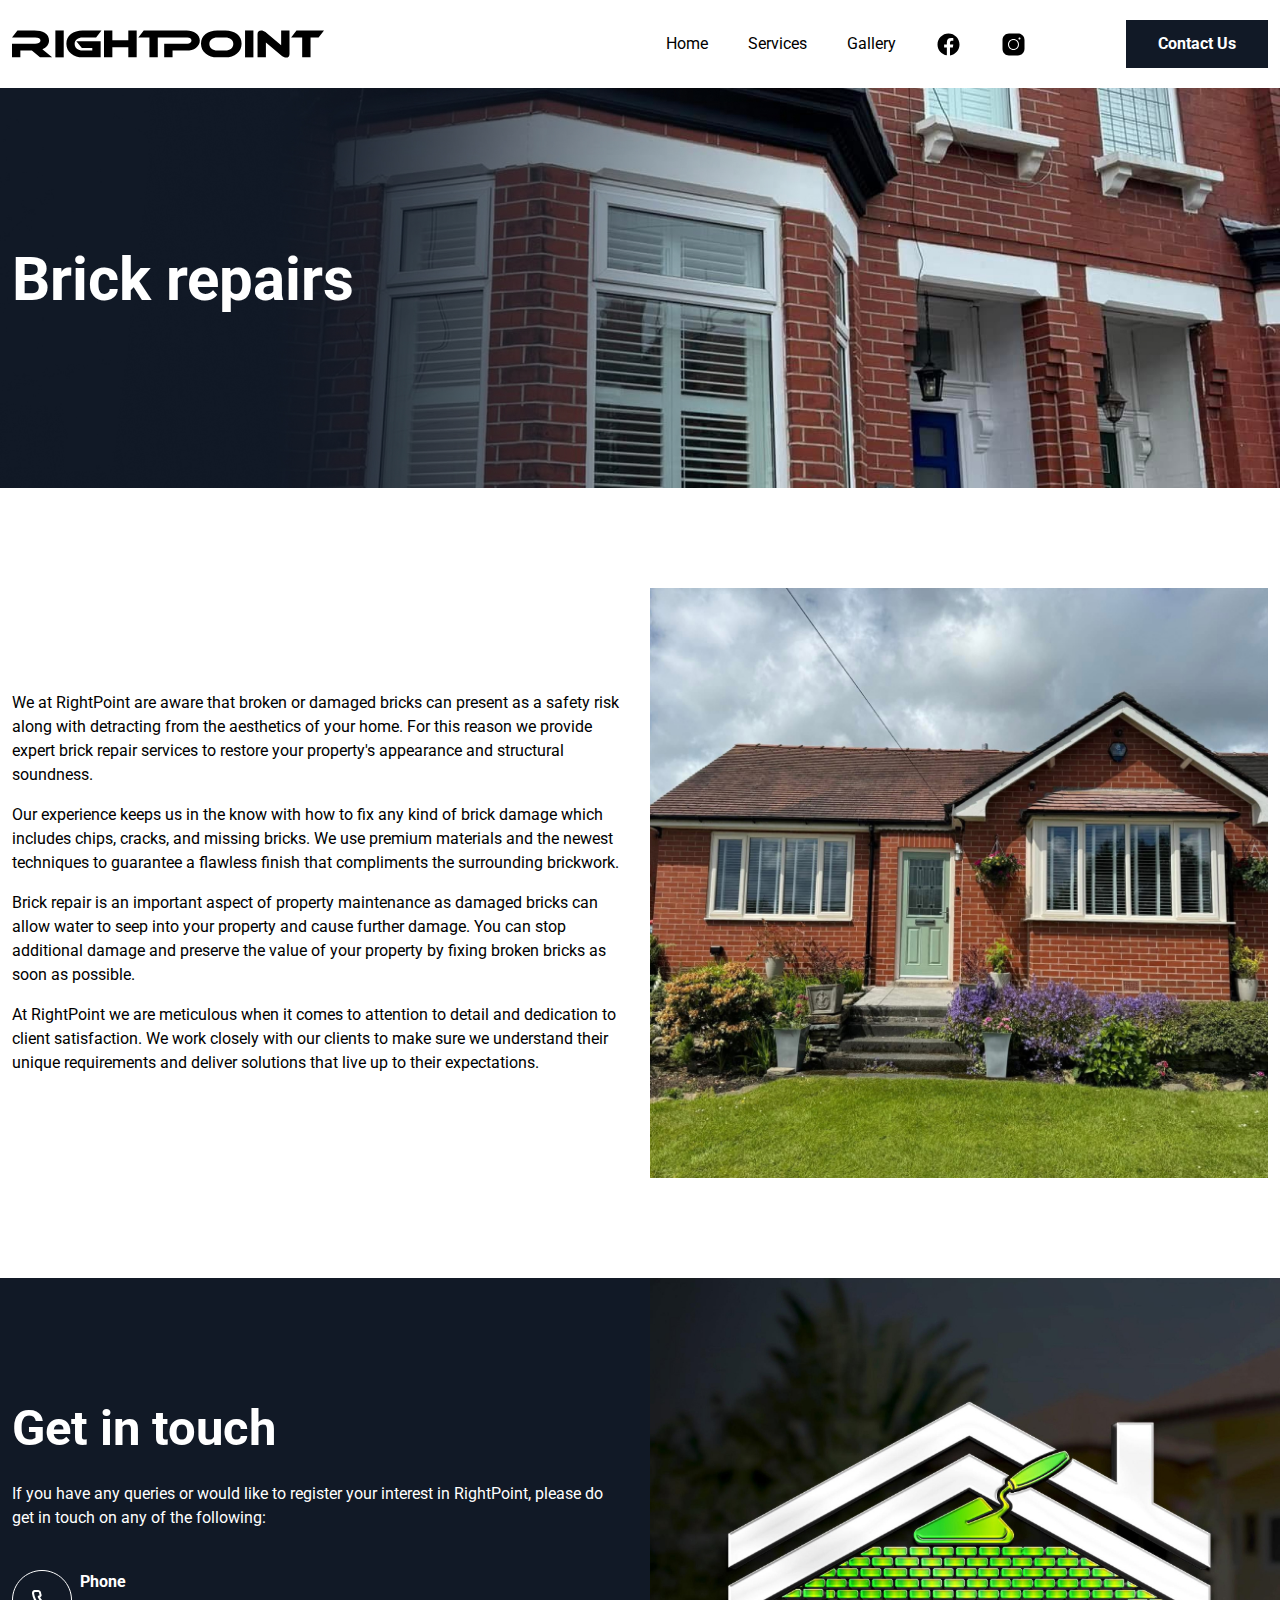
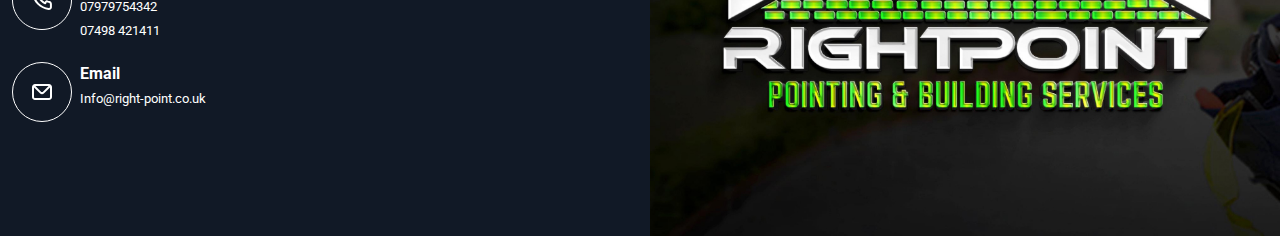
<file: services/brick-repairs.html>
<!DOCTYPE html>
<html lang="en">

<head>
  <link rel="preconnect" href="https://fonts.googleapis.com">
  <link rel="preconnect" href="https://fonts.gstatic.com" crossorigin>
  <link href="https://fonts.googleapis.com/css2?family=Roboto:wght@400;700&display=swap" rel="stylesheet">

  <meta charset="UTF-8">
  <meta name="viewport" content="width=device-width, initial-scale=1.0">
  <link href="/output.css" rel="stylesheet">
  <title>Rightpoint</title>
</head>

<body>
  <header class="sticky top-0 bg-white z-10">
    <div class="flex flex-col gap-y-5 md:flex-row justify-between items-center container py-5">
            <div>
        <a href="/">
          <svg width="312" height="28" viewBox="0 0 312 28" fill="none" xmlns="http://www.w3.org/2000/svg">
            <path
              d="M35.2617 15.734C36.4423 14.2051 37.0328 12.4959 37.0328 10.6058C37.0328 7.24973 35.5658 4.66408 32.6324 2.84879C30.0217 1.25852 26.6154 0.462307 22.414 0.462307H5.44528L0 7.39886H23.1971C26.7029 7.39886 28.4552 8.45616 28.4552 10.5697C28.4552 11.6518 27.8708 12.469 26.7029 13.0224C25.7824 13.4504 24.6141 13.6641 23.1971 13.6641H0V27.351H8.35422V20.6011H19.8407L27.9709 27.351H40.0911L30.3575 19.2586C32.4459 18.4376 34.0805 17.2634 35.2617 15.734Z"
              fill="black" />
            <path d="M43.3729 27.351H51.7269V0.462307H43.3729V27.351Z" fill="black" />
            <path
              d="M64.9104 9.2502C66.4145 8.01578 68.3095 7.39886 70.5974 7.39886H84.098L89.4685 0.462307H70.5974C65.8482 0.462307 61.9576 1.68056 58.9245 4.1171C55.8904 6.55364 54.375 9.73634 54.375 13.6641C54.375 17.5929 55.9093 20.8564 58.9805 23.4539C62.0507 26.0524 65.923 27.351 70.5974 27.351H88.6481V11.2776H64.3699L69.8518 17.9159H80.2941V20.4143H70.5974C68.2852 20.4143 66.3833 19.8221 64.8915 18.6384C63.3998 17.4546 62.6542 15.902 62.6542 13.9812C62.6542 12.0614 63.4057 10.4846 64.9104 9.2502Z"
              fill="black" />
            <path
              d="M116.319 10.3452H100.358V0.462307H92.0035V27.351H100.358V17.2817H116.319V27.351H124.673V0.462307H116.319V10.3452Z"
              fill="black" />
            <path
              d="M183.896 3.14755C181.385 1.35756 178.289 0.462307 174.609 0.462307H159.244H157.716H131.721L126.351 7.39886H137.428V27.351H145.781V7.39886H152.196H153.837H175.393C176.536 7.39886 177.5 7.67556 178.284 8.22898C179.066 8.78293 179.458 9.53822 179.458 10.4938C179.458 11.4504 179.066 12.2181 178.284 12.7968C177.5 13.375 176.536 13.6641 175.393 13.6641H152.196V27.351H160.55V20.6011H174.59C178.29 20.6011 181.393 19.7059 183.901 17.9159C186.508 16.0263 187.812 13.565 187.812 10.5315C187.812 7.49845 186.507 5.03714 183.896 3.14755Z"
              fill="black" />
            <path
              d="M219.067 18.6384C217.577 19.8221 215.679 20.4143 213.37 20.4143H205.29C202.981 20.4143 201.082 19.8221 199.593 18.6384C198.103 17.4546 197.359 15.902 197.359 13.9812C197.359 12.0614 198.103 10.4846 199.593 9.2502C201.082 8.01578 202.981 7.39886 205.29 7.39886H213.37C215.653 7.39886 217.546 8.01578 219.049 9.2502C220.55 10.4846 221.302 12.0614 221.302 13.9812C221.302 15.902 220.557 17.4546 219.067 18.6384ZM225.031 4.1171C221.997 1.68056 218.107 0.462307 213.358 0.462307H205.265C200.516 0.462307 196.619 1.68056 193.574 4.1171C190.528 6.55364 189.005 9.73634 189.005 13.6641C189.005 17.5929 190.54 20.8564 193.61 23.4539C196.681 26.0524 200.566 27.351 205.265 27.351H213.358C218.032 27.351 221.904 26.0524 224.975 23.4539C228.045 20.8564 229.581 17.5929 229.581 13.6641C229.581 9.73634 228.064 6.55364 225.031 4.1171Z"
              fill="black" />
            <path d="M233.049 27.351H241.403V0.462307H233.049V27.351Z" fill="black" />
            <path
              d="M269.15 15.2678L253.412 2.06979C252.118 0.998491 250.713 0.462309 249.197 0.462309C248.028 0.462309 247.128 0.785856 246.493 1.43348C245.859 2.08057 245.542 2.90261 245.542 3.898V27.351H253.897V12.5825L269.635 25.7473C271.076 26.9413 272.593 27.5377 274.184 27.5377C276.397 27.5377 277.503 26.3195 277.503 23.8829V0.462309H269.15V15.2678Z"
              fill="black" />
            <path d="M284.477 0.462307L279.107 7.39886H290.183V27.351H298.537V7.39886H306.592L312 0.462307H284.477Z"
              fill="black" />
          </svg>
        </a>
      </div>
      <div class="flex justify-between items-center gap-x-5 md:gap-x-[100px]">
        <div class="flex gap-5 md:gap-10">
          <a href="/" class="hidden md:block">Home</a>
          <div class="inline relative group">
            <button class="">Services</button>
            <ul class="bg-rp-blue text-white absolute hidden group-hover:block p-3 [&>li]:mb-2 [&>li:last-child]:mb-0 min-w-[200px]">
              <li><a href="/services/re-pointing.html">Re-pointing</a></li>
 <li><a href="/services/lime-repointing.html">Lime Repointing</a></li>
              <li><a href="/services/raking-out.html">Raking out</a></li>
              <li><a href="/services/water-sealing.html">Water sealing</a></li>
              <li><a href="/services/brick-repairs.html">Brick repairs</a></li>
              <li><a href="/services/chemical-cleaning.html">Chemical cleaning</a></li>
              <li><a href="/services/roofing-repairs.html">Roofing repairs</a></li>
            </ul>
          </div>
          <a href="/gallery.html">Gallery</a>
          <a class="w-[25px]" href="https://www.facebook.com/profile.php?id=61554290225969" target="_blank"><svg
              xmlns="http://www.w3.org/2000/svg" x="0px" y="0px" width="100%" height="100%" viewBox="0 0 50 50">
              <path
                d="M25,3C12.85,3,3,12.85,3,25c0,11.03,8.125,20.137,18.712,21.728V30.831h-5.443v-5.783h5.443v-3.848 c0-6.371,3.104-9.168,8.399-9.168c2.536,0,3.877,0.188,4.512,0.274v5.048h-3.612c-2.248,0-3.033,2.131-3.033,4.533v3.161h6.588 l-0.894,5.783h-5.694v15.944C38.716,45.318,47,36.137,47,25C47,12.85,37.15,3,25,3z">
              </path>
            </svg></a>
          <a class="w-[25px]" href="https://www.instagram.com/rightpointnw" target="_blank"><svg xmlns="http://www.w3.org/2000/svg"
              x="0px" y="0px" width="100%" height="100%" viewBox="0 0 50 50">
              <path
                d="M 16 3 C 8.83 3 3 8.83 3 16 L 3 34 C 3 41.17 8.83 47 16 47 L 34 47 C 41.17 47 47 41.17 47 34 L 47 16 C 47 8.83 41.17 3 34 3 L 16 3 z M 37 11 C 38.1 11 39 11.9 39 13 C 39 14.1 38.1 15 37 15 C 35.9 15 35 14.1 35 13 C 35 11.9 35.9 11 37 11 z M 25 14 C 31.07 14 36 18.93 36 25 C 36 31.07 31.07 36 25 36 C 18.93 36 14 31.07 14 25 C 14 18.93 18.93 14 25 14 z M 25 16 C 20.04 16 16 20.04 16 25 C 16 29.96 20.04 34 25 34 C 29.96 34 34 29.96 34 25 C 34 20.04 29.96 16 25 16 z">
              </path>
            </svg></a>
        </div>
        <div class="grow">
          <a href="#contact-us" class="button">Contact Us</a>
        </div>
      </div>
    </div>
  </header>
  <main>
    <section class="bg-[url('/img/hero.jpg')] bg-cover bg-center bg-no-repeat h-[250px] md:h-[400px]">
      <div class="container text-white flex flex-col justify-center h-full">
        <div class="max-w-[780px]">
          <h1>Brick repairs</h1>
        </div>
      </div>
    </section>
    <section>
      <div class="container grid grid-cols-12 gap-5 items-center">
        <div class="col-span-12 md:col-span-6">
          <p>
            We at RightPoint are aware that broken or damaged bricks can present as a safety risk along with detracting
            from the aesthetics of your home. For this reason we provide expert brick repair services to restore your
            property's appearance and structural soundness.

          </p>
          <p>
            Our experience keeps us in the know with how to fix any kind of brick damage which includes chips, cracks,
            and missing bricks.
            We use premium materials and the newest techniques to guarantee a flawless finish that compliments the
            surrounding brickwork.
          </p>
          <p>
            Brick repair is an important aspect of property maintenance as damaged bricks can allow water to seep into
            your property and cause further damage. You can stop additional damage and preserve the value of your
            property by fixing broken bricks as soon as possible.

          </p>
          <p>At RightPoint we are meticulous when it comes to attention to detail and dedication to client satisfaction.
            We work closely with our clients to make sure we understand their unique requirements and deliver solutions
            that live up to their expectations.</p>
        </div>
        <div class="col-span-12 md:col-span-6">
          <img src="/img/house.jpg" alt="A house">
        </div>
      </div>
    </section>
    <div class="anchor" id="contact-us"></div>
    <section class="bg-rp-blue">
      <div class="container px-0 grid grid-cols-12 gap-5 items-center text-white">
        <div class="col-span-12 md:col-span-6 p-10 md:py-0 md:px-3">
          <div class="mb-10">
            <h2>Get in touch</h2>
            <p>If you have any queries or would like to register your interest in RightPoint, please do get in touch on any of the following:</p>
          </div>

          <div class="flex gap-2 mb-5">
            <div>
              <svg width="60" height="60" viewBox="0 0 60 60" fill="none" xmlns="http://www.w3.org/2000/svg">
                <g clip-path="url(#clip0_6_1483)">
                  <path
                    d="M59.5 30C59.5 13.7076 46.2924 0.5 30 0.5C13.7076 0.5 0.5 13.7076 0.5 30C0.5 46.2924 13.7076 59.5 30 59.5C46.2924 59.5 59.5 46.2924 59.5 30Z"
                    stroke="white" />
                  <path
                    d="M37.44 31.0001C37.22 31.0001 36.99 30.9301 36.77 30.8801C36.3245 30.7819 35.8866 30.6516 35.46 30.4901C34.9961 30.3213 34.4861 30.3301 34.0283 30.5147C33.5704 30.6993 33.1971 31.0467 32.98 31.4901L32.76 31.9401C31.786 31.3983 30.891 30.7253 30.1 29.9401C29.3147 29.1491 28.6418 28.2541 28.1 27.2801L28.52 27.0001C28.9633 26.783 29.3108 26.4096 29.4954 25.9518C29.68 25.494 29.6888 24.984 29.52 24.5201C29.3612 24.0925 29.2309 23.6549 29.13 23.2101C29.08 22.9901 29.04 22.7601 29.01 22.5301C28.8885 21.8257 28.5196 21.1878 27.9696 20.7313C27.4196 20.2748 26.7247 20.0297 26.01 20.0401H23.01C22.579 20.0361 22.1522 20.1249 21.7587 20.3006C21.3651 20.4764 21.0141 20.7348 20.7294 21.0584C20.4447 21.382 20.2331 21.7631 20.109 22.1758C19.9848 22.5885 19.9511 23.0232 20.01 23.4501C20.5427 27.6395 22.456 31.532 25.4476 34.5127C28.4393 37.4935 32.3387 39.3926 36.53 39.9101H36.91C37.6474 39.9112 38.3594 39.6406 38.91 39.1501C39.2263 38.8671 39.4791 38.5203 39.6514 38.1324C39.8238 37.7446 39.9119 37.3245 39.91 36.9001V33.9001C39.8977 33.2055 39.6448 32.5367 39.1943 32.0078C38.7439 31.4789 38.1238 31.1227 37.44 31.0001ZM37.94 37.0001C37.9398 37.1421 37.9094 37.2824 37.8508 37.4117C37.7921 37.541 37.7066 37.6564 37.6 37.7501C37.4886 37.8471 37.358 37.9195 37.2167 37.9626C37.0754 38.0057 36.9266 38.0185 36.78 38.0001C33.0349 37.5199 29.5562 35.8066 26.8927 33.1304C24.2292 30.4542 22.5324 26.9674 22.07 23.2201C22.0541 23.0736 22.068 22.9254 22.111 22.7845C22.1539 22.6436 22.225 22.5128 22.32 22.4001C22.4137 22.2934 22.529 22.2079 22.6584 22.1493C22.7877 22.0907 22.928 22.0603 23.07 22.0601H26.07C26.3025 22.0549 26.5296 22.131 26.7121 22.2752C26.8946 22.4194 27.0212 22.6227 27.07 22.8501C27.11 23.1234 27.16 23.3934 27.22 23.6601C27.3355 24.1872 27.4892 24.7053 27.68 25.2101L26.28 25.8601C26.1603 25.915 26.0526 25.9931 25.9631 26.0897C25.8737 26.1864 25.8042 26.2997 25.7586 26.4233C25.7131 26.5469 25.6925 26.6782 25.6978 26.8098C25.7032 26.9414 25.7345 27.0707 25.79 27.1901C27.2292 30.2729 29.7072 32.7509 32.79 34.1901C33.0334 34.2901 33.3065 34.2901 33.55 34.1901C33.6747 34.1455 33.7893 34.0766 33.8871 33.9873C33.985 33.898 34.0641 33.7902 34.12 33.6701L34.74 32.2701C35.2569 32.455 35.7846 32.6086 36.32 32.7301C36.5866 32.7901 36.8566 32.8401 37.13 32.8801C37.3574 32.9289 37.5607 33.0554 37.7049 33.238C37.8491 33.4205 37.9252 33.6476 37.92 33.8801L37.94 37.0001Z"
                    fill="white" />
                </g>
                <defs>
                  <clipPath id="clip0_6_1483">
                    <rect width="60" height="60" fill="white" />
                  </clipPath>
                </defs>
              </svg>

            </div>
            <div>
              <p class="font-bold">Phone</br><small class="font-normal">07979754342<br/>07498 421411
</small></p>
            </div>
          </div>
          <div class="flex gap-2">
            <div>
              <svg width="60" height="60" viewBox="0 0 60 60" fill="none" xmlns="http://www.w3.org/2000/svg">
                <rect x="0.5" y="0.5" width="59" height="59" rx="29.5" stroke="white" />
                <path
                  d="M37 22H23C22.2044 22 21.4413 22.3161 20.8787 22.8787C20.3161 23.4413 20 24.2044 20 25V35C20 35.7956 20.3161 36.5587 20.8787 37.1213C21.4413 37.6839 22.2044 38 23 38H37C37.7956 38 38.5587 37.6839 39.1213 37.1213C39.6839 36.5587 40 35.7956 40 35V25C40 24.2044 39.6839 23.4413 39.1213 22.8787C38.5587 22.3161 37.7956 22 37 22ZM36.59 24L30.71 29.88C30.617 29.9737 30.5064 30.0481 30.3846 30.0989C30.2627 30.1497 30.132 30.1758 30 30.1758C29.868 30.1758 29.7373 30.1497 29.6154 30.0989C29.4936 30.0481 29.383 29.9737 29.29 29.88L23.41 24H36.59ZM38 35C38 35.2652 37.8946 35.5196 37.7071 35.7071C37.5196 35.8946 37.2652 36 37 36H23C22.7348 36 22.4804 35.8946 22.2929 35.7071C22.1054 35.5196 22 35.2652 22 35V25.41L27.88 31.29C28.4425 31.8518 29.205 32.1674 30 32.1674C30.795 32.1674 31.5575 31.8518 32.12 31.29L38 25.41V35Z"
                  fill="white" />
              </svg>
            </div>
            <div>
              <p class="font-bold">Email</br><small class="font-normal">Info@right-point.co.uk </small></p>
            </div>
          </div>
        </div>
        <div class="col-span-12 md:col-span-6">
          <img src="/img/rp-logo-full.jpg" alt="">
        </div>
      </div>
    </section>
  </main>
</body>

</html>
</file>
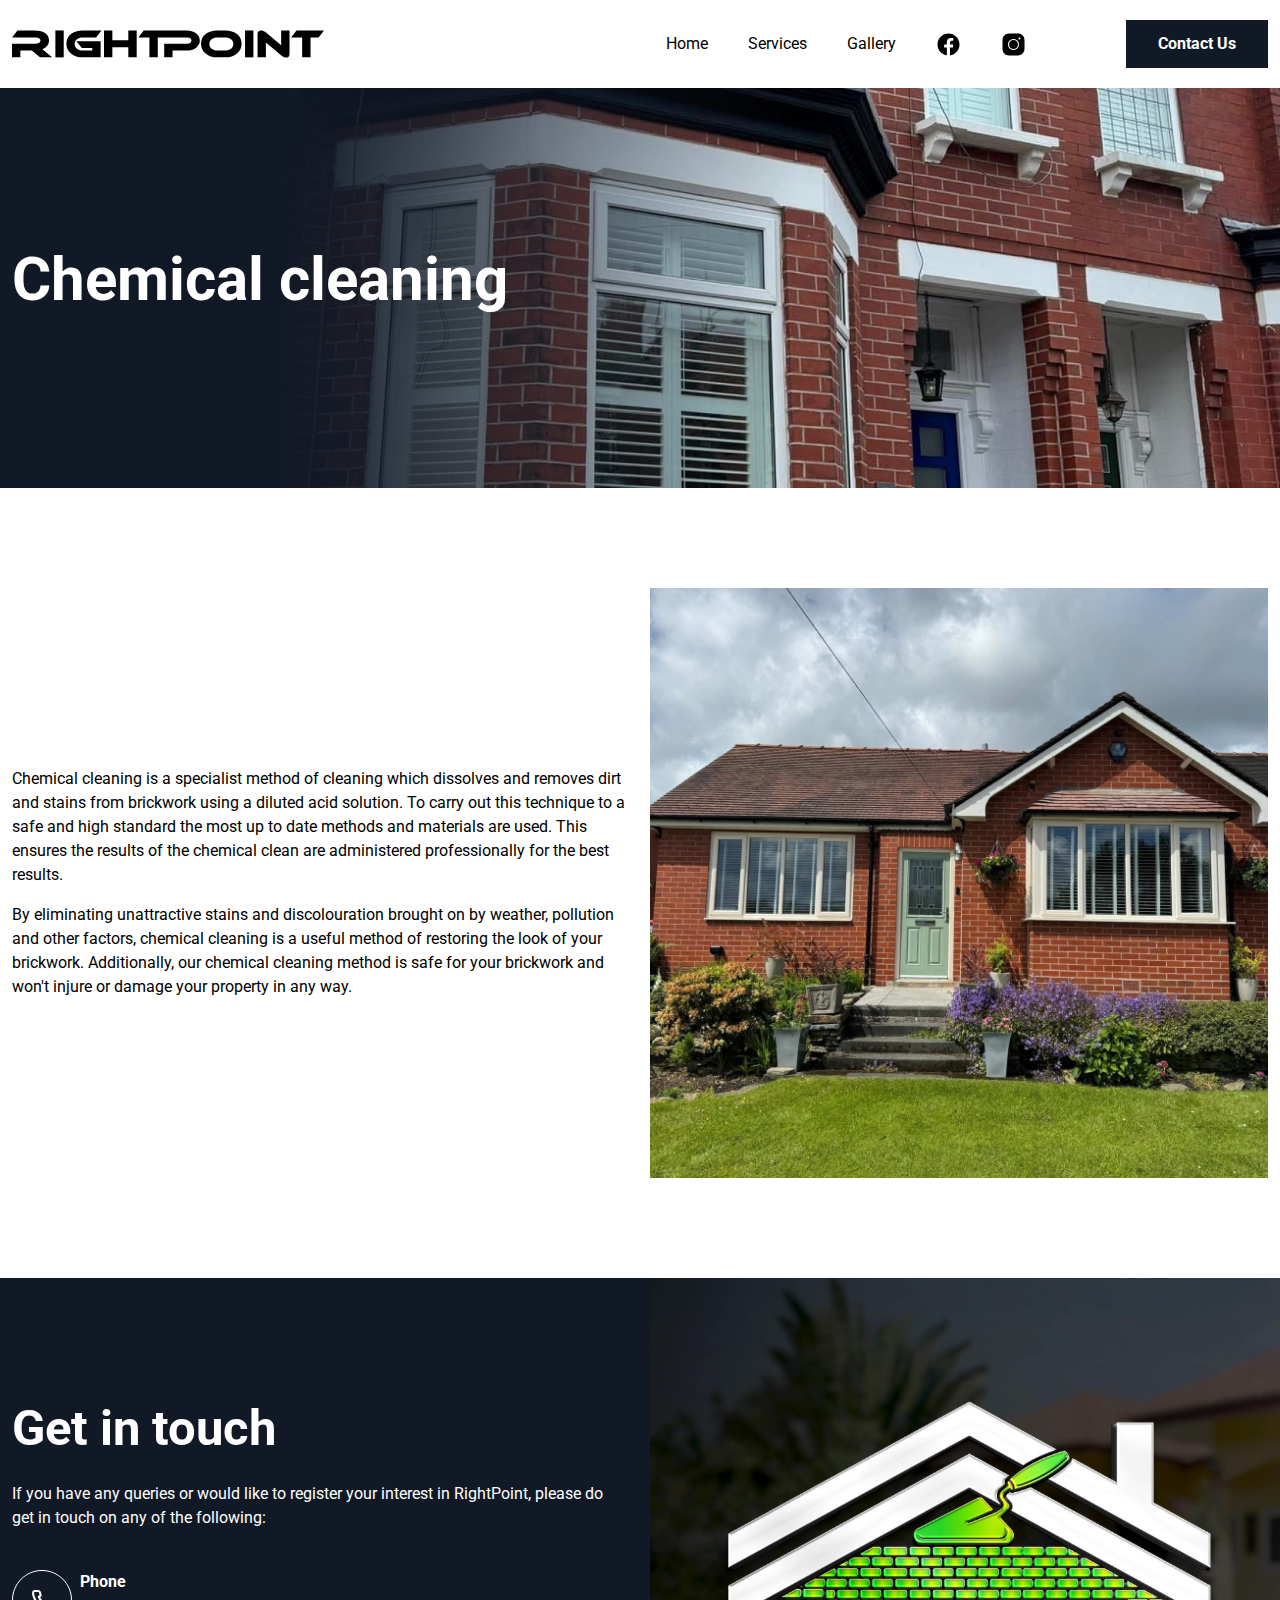
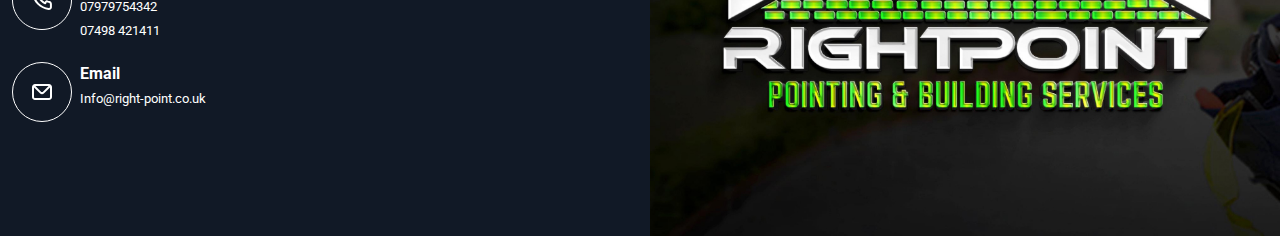
<file: services/chemical-cleaning.html>
<!DOCTYPE html>
<html lang="en">

<head>
  <link rel="preconnect" href="https://fonts.googleapis.com">
  <link rel="preconnect" href="https://fonts.gstatic.com" crossorigin>
  <link href="https://fonts.googleapis.com/css2?family=Roboto:wght@400;700&display=swap" rel="stylesheet">

  <meta charset="UTF-8">
  <meta name="viewport" content="width=device-width, initial-scale=1.0">
  <link href="/output.css" rel="stylesheet">
  <title>Rightpoint</title>
</head>

<body>
  <header class="sticky top-0 bg-white z-10">
    <div class="flex flex-col gap-y-5 md:flex-row justify-between items-center container py-5">
            <div>
        <a href="/">
          <svg width="312" height="28" viewBox="0 0 312 28" fill="none" xmlns="http://www.w3.org/2000/svg">
            <path
              d="M35.2617 15.734C36.4423 14.2051 37.0328 12.4959 37.0328 10.6058C37.0328 7.24973 35.5658 4.66408 32.6324 2.84879C30.0217 1.25852 26.6154 0.462307 22.414 0.462307H5.44528L0 7.39886H23.1971C26.7029 7.39886 28.4552 8.45616 28.4552 10.5697C28.4552 11.6518 27.8708 12.469 26.7029 13.0224C25.7824 13.4504 24.6141 13.6641 23.1971 13.6641H0V27.351H8.35422V20.6011H19.8407L27.9709 27.351H40.0911L30.3575 19.2586C32.4459 18.4376 34.0805 17.2634 35.2617 15.734Z"
              fill="black" />
            <path d="M43.3729 27.351H51.7269V0.462307H43.3729V27.351Z" fill="black" />
            <path
              d="M64.9104 9.2502C66.4145 8.01578 68.3095 7.39886 70.5974 7.39886H84.098L89.4685 0.462307H70.5974C65.8482 0.462307 61.9576 1.68056 58.9245 4.1171C55.8904 6.55364 54.375 9.73634 54.375 13.6641C54.375 17.5929 55.9093 20.8564 58.9805 23.4539C62.0507 26.0524 65.923 27.351 70.5974 27.351H88.6481V11.2776H64.3699L69.8518 17.9159H80.2941V20.4143H70.5974C68.2852 20.4143 66.3833 19.8221 64.8915 18.6384C63.3998 17.4546 62.6542 15.902 62.6542 13.9812C62.6542 12.0614 63.4057 10.4846 64.9104 9.2502Z"
              fill="black" />
            <path
              d="M116.319 10.3452H100.358V0.462307H92.0035V27.351H100.358V17.2817H116.319V27.351H124.673V0.462307H116.319V10.3452Z"
              fill="black" />
            <path
              d="M183.896 3.14755C181.385 1.35756 178.289 0.462307 174.609 0.462307H159.244H157.716H131.721L126.351 7.39886H137.428V27.351H145.781V7.39886H152.196H153.837H175.393C176.536 7.39886 177.5 7.67556 178.284 8.22898C179.066 8.78293 179.458 9.53822 179.458 10.4938C179.458 11.4504 179.066 12.2181 178.284 12.7968C177.5 13.375 176.536 13.6641 175.393 13.6641H152.196V27.351H160.55V20.6011H174.59C178.29 20.6011 181.393 19.7059 183.901 17.9159C186.508 16.0263 187.812 13.565 187.812 10.5315C187.812 7.49845 186.507 5.03714 183.896 3.14755Z"
              fill="black" />
            <path
              d="M219.067 18.6384C217.577 19.8221 215.679 20.4143 213.37 20.4143H205.29C202.981 20.4143 201.082 19.8221 199.593 18.6384C198.103 17.4546 197.359 15.902 197.359 13.9812C197.359 12.0614 198.103 10.4846 199.593 9.2502C201.082 8.01578 202.981 7.39886 205.29 7.39886H213.37C215.653 7.39886 217.546 8.01578 219.049 9.2502C220.55 10.4846 221.302 12.0614 221.302 13.9812C221.302 15.902 220.557 17.4546 219.067 18.6384ZM225.031 4.1171C221.997 1.68056 218.107 0.462307 213.358 0.462307H205.265C200.516 0.462307 196.619 1.68056 193.574 4.1171C190.528 6.55364 189.005 9.73634 189.005 13.6641C189.005 17.5929 190.54 20.8564 193.61 23.4539C196.681 26.0524 200.566 27.351 205.265 27.351H213.358C218.032 27.351 221.904 26.0524 224.975 23.4539C228.045 20.8564 229.581 17.5929 229.581 13.6641C229.581 9.73634 228.064 6.55364 225.031 4.1171Z"
              fill="black" />
            <path d="M233.049 27.351H241.403V0.462307H233.049V27.351Z" fill="black" />
            <path
              d="M269.15 15.2678L253.412 2.06979C252.118 0.998491 250.713 0.462309 249.197 0.462309C248.028 0.462309 247.128 0.785856 246.493 1.43348C245.859 2.08057 245.542 2.90261 245.542 3.898V27.351H253.897V12.5825L269.635 25.7473C271.076 26.9413 272.593 27.5377 274.184 27.5377C276.397 27.5377 277.503 26.3195 277.503 23.8829V0.462309H269.15V15.2678Z"
              fill="black" />
            <path d="M284.477 0.462307L279.107 7.39886H290.183V27.351H298.537V7.39886H306.592L312 0.462307H284.477Z"
              fill="black" />
          </svg>
        </a>
      </div>
      <div class="flex justify-between items-center gap-x-5 md:gap-x-[100px]">
        <div class="flex gap-5 md:gap-10">
          <a href="/" class="hidden md:block">Home</a>
          <div class="inline relative group">
            <button class="">Services</button>
            <ul
              class="bg-rp-blue text-white absolute hidden group-hover:block p-3 [&>li]:mb-2 [&>li:last-child]:mb-0 min-w-[200px]">
              <li><a href="/services/re-pointing.html">Re-pointing</a></li>
 <li><a href="/services/lime-repointing.html">Lime Repointing</a></li>
              <li><a href="/services/raking-out.html">Raking out</a></li>
              <li><a href="/services/water-sealing.html">Water sealing</a></li>
              <li><a href="/services/brick-repairs.html">Brick repairs</a></li>
              <li><a href="/services/chemical-cleaning.html">Chemical cleaning</a></li>
              <li><a href="/services/roofing-repairs.html">Roofing repairs</a></li>
            </ul>
          </div>
          <a href="/gallery.html">Gallery</a>
          <a class="w-[25px]" href="https://www.facebook.com/profile.php?id=61554290225969" target="_blank"><svg
              xmlns="http://www.w3.org/2000/svg" x="0px" y="0px" width="100%" height="100%" viewBox="0 0 50 50">
              <path
                d="M25,3C12.85,3,3,12.85,3,25c0,11.03,8.125,20.137,18.712,21.728V30.831h-5.443v-5.783h5.443v-3.848 c0-6.371,3.104-9.168,8.399-9.168c2.536,0,3.877,0.188,4.512,0.274v5.048h-3.612c-2.248,0-3.033,2.131-3.033,4.533v3.161h6.588 l-0.894,5.783h-5.694v15.944C38.716,45.318,47,36.137,47,25C47,12.85,37.15,3,25,3z">
              </path>
            </svg></a>
          <a class="w-[25px]" href="https://www.instagram.com/rightpointnw" target="_blank"><svg xmlns="http://www.w3.org/2000/svg"
              x="0px" y="0px" width="100%" height="100%" viewBox="0 0 50 50">
              <path
                d="M 16 3 C 8.83 3 3 8.83 3 16 L 3 34 C 3 41.17 8.83 47 16 47 L 34 47 C 41.17 47 47 41.17 47 34 L 47 16 C 47 8.83 41.17 3 34 3 L 16 3 z M 37 11 C 38.1 11 39 11.9 39 13 C 39 14.1 38.1 15 37 15 C 35.9 15 35 14.1 35 13 C 35 11.9 35.9 11 37 11 z M 25 14 C 31.07 14 36 18.93 36 25 C 36 31.07 31.07 36 25 36 C 18.93 36 14 31.07 14 25 C 14 18.93 18.93 14 25 14 z M 25 16 C 20.04 16 16 20.04 16 25 C 16 29.96 20.04 34 25 34 C 29.96 34 34 29.96 34 25 C 34 20.04 29.96 16 25 16 z">
              </path>
            </svg></a>
        </div>
        <div class="grow">
          <a href="#contact-us" class="button">Contact Us</a>
        </div>
      </div>
    </div>
  </header>
  <main>
    <section class="bg-[url('/img/hero.jpg')] bg-cover bg-center bg-no-repeat h-[250px] md:h-[400px]">
      <div class="container text-white flex flex-col justify-center h-full">
        <div class="max-w-[780px]">
          <h1>Chemical cleaning</h1>
        </div>
      </div>
    </section>
    <section>
      <div class="container grid grid-cols-12 gap-5 items-center">
        <div class="col-span-12 md:col-span-6">
          <p>
            Chemical cleaning is a specialist method of cleaning which dissolves and removes dirt and stains from
            brickwork using a diluted acid solution. To carry out this technique to a safe and high standard the most up
            to date methods and materials are used. This ensures the results of the chemical clean are administered
            professionally for the best results.
          </p>
          <p>
            By eliminating unattractive stains and discolouration brought on by weather, pollution and other factors,
            chemical cleaning is a useful method of restoring the look of your brickwork. Additionally, our chemical
            cleaning method is safe for your brickwork and won't injure or damage your property in any way.
          </p>
        </div>
        <div class="col-span-12 md:col-span-6">
          <img src="/img/house.jpg" alt="A house">
        </div>
      </div>
    </section>
    <div class="anchor" id="contact-us"></div>
    <section class="bg-rp-blue">
      <div class="container px-0 grid grid-cols-12 gap-5 items-center text-white">
        <div class="col-span-12 md:col-span-6 p-10 md:py-0 md:px-3">
          <div class="mb-10">
            <h2>Get in touch</h2>
            <p>If you have any queries or would like to register your interest in RightPoint, please do get in touch on
              any of the following:</p>
          </div>

          <div class="flex gap-2 mb-5">
            <div>
              <svg width="60" height="60" viewBox="0 0 60 60" fill="none" xmlns="http://www.w3.org/2000/svg">
                <g clip-path="url(#clip0_6_1483)">
                  <path
                    d="M59.5 30C59.5 13.7076 46.2924 0.5 30 0.5C13.7076 0.5 0.5 13.7076 0.5 30C0.5 46.2924 13.7076 59.5 30 59.5C46.2924 59.5 59.5 46.2924 59.5 30Z"
                    stroke="white" />
                  <path
                    d="M37.44 31.0001C37.22 31.0001 36.99 30.9301 36.77 30.8801C36.3245 30.7819 35.8866 30.6516 35.46 30.4901C34.9961 30.3213 34.4861 30.3301 34.0283 30.5147C33.5704 30.6993 33.1971 31.0467 32.98 31.4901L32.76 31.9401C31.786 31.3983 30.891 30.7253 30.1 29.9401C29.3147 29.1491 28.6418 28.2541 28.1 27.2801L28.52 27.0001C28.9633 26.783 29.3108 26.4096 29.4954 25.9518C29.68 25.494 29.6888 24.984 29.52 24.5201C29.3612 24.0925 29.2309 23.6549 29.13 23.2101C29.08 22.9901 29.04 22.7601 29.01 22.5301C28.8885 21.8257 28.5196 21.1878 27.9696 20.7313C27.4196 20.2748 26.7247 20.0297 26.01 20.0401H23.01C22.579 20.0361 22.1522 20.1249 21.7587 20.3006C21.3651 20.4764 21.0141 20.7348 20.7294 21.0584C20.4447 21.382 20.2331 21.7631 20.109 22.1758C19.9848 22.5885 19.9511 23.0232 20.01 23.4501C20.5427 27.6395 22.456 31.532 25.4476 34.5127C28.4393 37.4935 32.3387 39.3926 36.53 39.9101H36.91C37.6474 39.9112 38.3594 39.6406 38.91 39.1501C39.2263 38.8671 39.4791 38.5203 39.6514 38.1324C39.8238 37.7446 39.9119 37.3245 39.91 36.9001V33.9001C39.8977 33.2055 39.6448 32.5367 39.1943 32.0078C38.7439 31.4789 38.1238 31.1227 37.44 31.0001ZM37.94 37.0001C37.9398 37.1421 37.9094 37.2824 37.8508 37.4117C37.7921 37.541 37.7066 37.6564 37.6 37.7501C37.4886 37.8471 37.358 37.9195 37.2167 37.9626C37.0754 38.0057 36.9266 38.0185 36.78 38.0001C33.0349 37.5199 29.5562 35.8066 26.8927 33.1304C24.2292 30.4542 22.5324 26.9674 22.07 23.2201C22.0541 23.0736 22.068 22.9254 22.111 22.7845C22.1539 22.6436 22.225 22.5128 22.32 22.4001C22.4137 22.2934 22.529 22.2079 22.6584 22.1493C22.7877 22.0907 22.928 22.0603 23.07 22.0601H26.07C26.3025 22.0549 26.5296 22.131 26.7121 22.2752C26.8946 22.4194 27.0212 22.6227 27.07 22.8501C27.11 23.1234 27.16 23.3934 27.22 23.6601C27.3355 24.1872 27.4892 24.7053 27.68 25.2101L26.28 25.8601C26.1603 25.915 26.0526 25.9931 25.9631 26.0897C25.8737 26.1864 25.8042 26.2997 25.7586 26.4233C25.7131 26.5469 25.6925 26.6782 25.6978 26.8098C25.7032 26.9414 25.7345 27.0707 25.79 27.1901C27.2292 30.2729 29.7072 32.7509 32.79 34.1901C33.0334 34.2901 33.3065 34.2901 33.55 34.1901C33.6747 34.1455 33.7893 34.0766 33.8871 33.9873C33.985 33.898 34.0641 33.7902 34.12 33.6701L34.74 32.2701C35.2569 32.455 35.7846 32.6086 36.32 32.7301C36.5866 32.7901 36.8566 32.8401 37.13 32.8801C37.3574 32.9289 37.5607 33.0554 37.7049 33.238C37.8491 33.4205 37.9252 33.6476 37.92 33.8801L37.94 37.0001Z"
                    fill="white" />
                </g>
                <defs>
                  <clipPath id="clip0_6_1483">
                    <rect width="60" height="60" fill="white" />
                  </clipPath>
                </defs>
              </svg>

            </div>
            <div>
              <p class="font-bold">Phone</br><small class="font-normal">07979754342<br />07498 421411
                </small></p>
            </div>
          </div>
          <div class="flex gap-2">
            <div>
              <svg width="60" height="60" viewBox="0 0 60 60" fill="none" xmlns="http://www.w3.org/2000/svg">
                <rect x="0.5" y="0.5" width="59" height="59" rx="29.5" stroke="white" />
                <path
                  d="M37 22H23C22.2044 22 21.4413 22.3161 20.8787 22.8787C20.3161 23.4413 20 24.2044 20 25V35C20 35.7956 20.3161 36.5587 20.8787 37.1213C21.4413 37.6839 22.2044 38 23 38H37C37.7956 38 38.5587 37.6839 39.1213 37.1213C39.6839 36.5587 40 35.7956 40 35V25C40 24.2044 39.6839 23.4413 39.1213 22.8787C38.5587 22.3161 37.7956 22 37 22ZM36.59 24L30.71 29.88C30.617 29.9737 30.5064 30.0481 30.3846 30.0989C30.2627 30.1497 30.132 30.1758 30 30.1758C29.868 30.1758 29.7373 30.1497 29.6154 30.0989C29.4936 30.0481 29.383 29.9737 29.29 29.88L23.41 24H36.59ZM38 35C38 35.2652 37.8946 35.5196 37.7071 35.7071C37.5196 35.8946 37.2652 36 37 36H23C22.7348 36 22.4804 35.8946 22.2929 35.7071C22.1054 35.5196 22 35.2652 22 35V25.41L27.88 31.29C28.4425 31.8518 29.205 32.1674 30 32.1674C30.795 32.1674 31.5575 31.8518 32.12 31.29L38 25.41V35Z"
                  fill="white" />
              </svg>
            </div>
            <div>
              <p class="font-bold">Email</br><small class="font-normal">Info@right-point.co.uk </small></p>
            </div>
          </div>
        </div>
        <div class="col-span-12 md:col-span-6">
          <img src="/img/rp-logo-full.jpg" alt="">
        </div>
      </div>
    </section>
  </main>
</body>

</html>
</file>
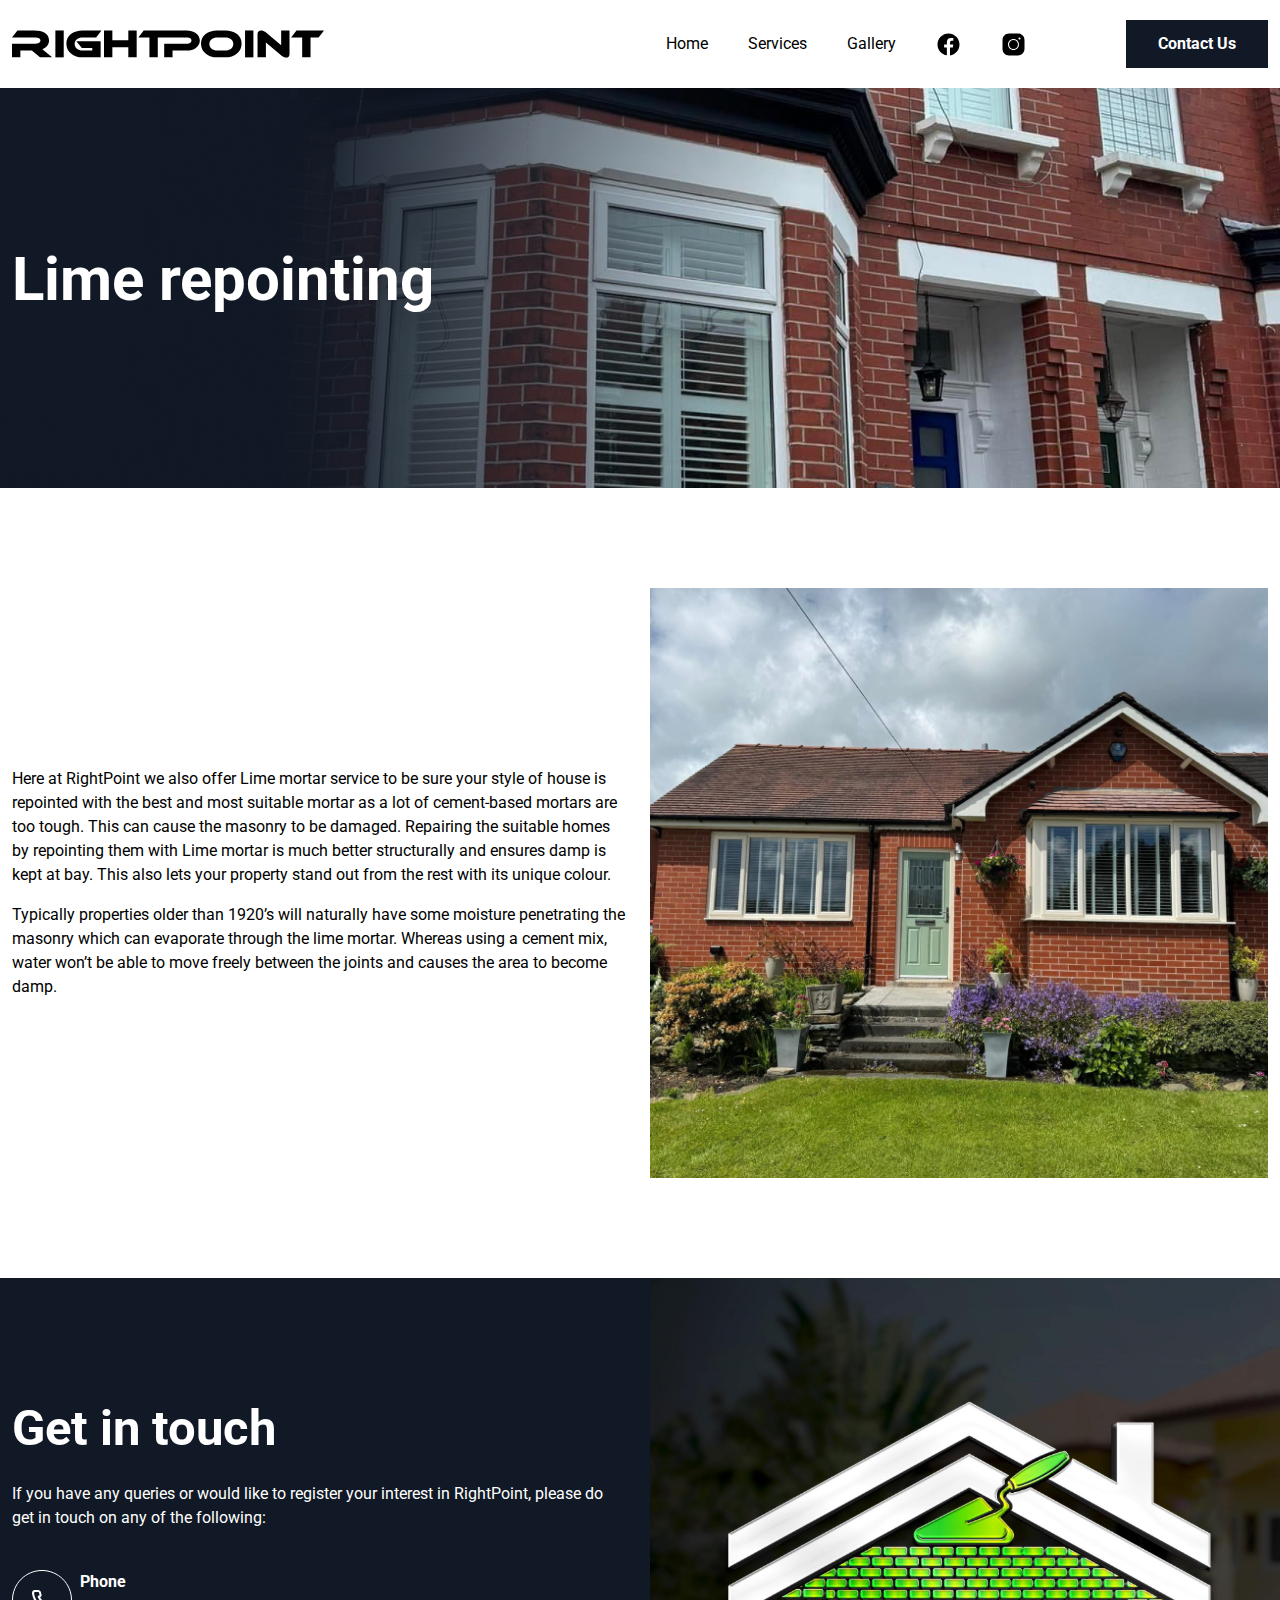
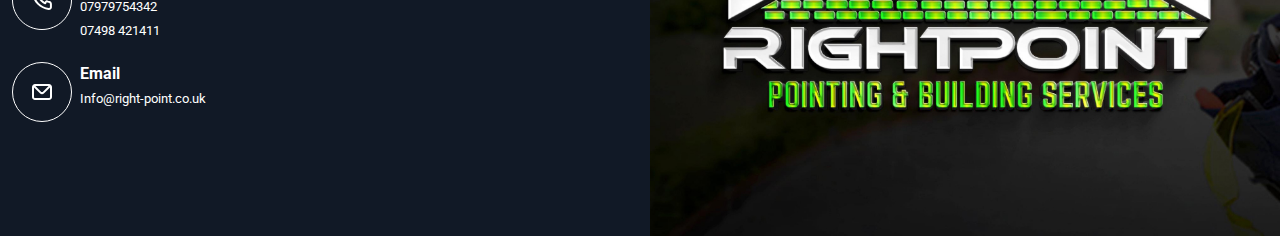
<file: services/lime-repointing.html>
<!DOCTYPE html>
<html lang="en">

<head>
  <link rel="preconnect" href="https://fonts.googleapis.com">
  <link rel="preconnect" href="https://fonts.gstatic.com" crossorigin>
  <link href="https://fonts.googleapis.com/css2?family=Roboto:wght@400;700&display=swap" rel="stylesheet">

  <meta charset="UTF-8">
  <meta name="viewport" content="width=device-width, initial-scale=1.0">
  <link href="/output.css" rel="stylesheet">
  <title>Rightpoint</title>
</head>

<body>
  <header class="sticky top-0 bg-white z-10">
    <div class="flex flex-col gap-y-5 md:flex-row justify-between items-center container py-5">
            <div>
        <a href="/">
          <svg width="312" height="28" viewBox="0 0 312 28" fill="none" xmlns="http://www.w3.org/2000/svg">
            <path
              d="M35.2617 15.734C36.4423 14.2051 37.0328 12.4959 37.0328 10.6058C37.0328 7.24973 35.5658 4.66408 32.6324 2.84879C30.0217 1.25852 26.6154 0.462307 22.414 0.462307H5.44528L0 7.39886H23.1971C26.7029 7.39886 28.4552 8.45616 28.4552 10.5697C28.4552 11.6518 27.8708 12.469 26.7029 13.0224C25.7824 13.4504 24.6141 13.6641 23.1971 13.6641H0V27.351H8.35422V20.6011H19.8407L27.9709 27.351H40.0911L30.3575 19.2586C32.4459 18.4376 34.0805 17.2634 35.2617 15.734Z"
              fill="black" />
            <path d="M43.3729 27.351H51.7269V0.462307H43.3729V27.351Z" fill="black" />
            <path
              d="M64.9104 9.2502C66.4145 8.01578 68.3095 7.39886 70.5974 7.39886H84.098L89.4685 0.462307H70.5974C65.8482 0.462307 61.9576 1.68056 58.9245 4.1171C55.8904 6.55364 54.375 9.73634 54.375 13.6641C54.375 17.5929 55.9093 20.8564 58.9805 23.4539C62.0507 26.0524 65.923 27.351 70.5974 27.351H88.6481V11.2776H64.3699L69.8518 17.9159H80.2941V20.4143H70.5974C68.2852 20.4143 66.3833 19.8221 64.8915 18.6384C63.3998 17.4546 62.6542 15.902 62.6542 13.9812C62.6542 12.0614 63.4057 10.4846 64.9104 9.2502Z"
              fill="black" />
            <path
              d="M116.319 10.3452H100.358V0.462307H92.0035V27.351H100.358V17.2817H116.319V27.351H124.673V0.462307H116.319V10.3452Z"
              fill="black" />
            <path
              d="M183.896 3.14755C181.385 1.35756 178.289 0.462307 174.609 0.462307H159.244H157.716H131.721L126.351 7.39886H137.428V27.351H145.781V7.39886H152.196H153.837H175.393C176.536 7.39886 177.5 7.67556 178.284 8.22898C179.066 8.78293 179.458 9.53822 179.458 10.4938C179.458 11.4504 179.066 12.2181 178.284 12.7968C177.5 13.375 176.536 13.6641 175.393 13.6641H152.196V27.351H160.55V20.6011H174.59C178.29 20.6011 181.393 19.7059 183.901 17.9159C186.508 16.0263 187.812 13.565 187.812 10.5315C187.812 7.49845 186.507 5.03714 183.896 3.14755Z"
              fill="black" />
            <path
              d="M219.067 18.6384C217.577 19.8221 215.679 20.4143 213.37 20.4143H205.29C202.981 20.4143 201.082 19.8221 199.593 18.6384C198.103 17.4546 197.359 15.902 197.359 13.9812C197.359 12.0614 198.103 10.4846 199.593 9.2502C201.082 8.01578 202.981 7.39886 205.29 7.39886H213.37C215.653 7.39886 217.546 8.01578 219.049 9.2502C220.55 10.4846 221.302 12.0614 221.302 13.9812C221.302 15.902 220.557 17.4546 219.067 18.6384ZM225.031 4.1171C221.997 1.68056 218.107 0.462307 213.358 0.462307H205.265C200.516 0.462307 196.619 1.68056 193.574 4.1171C190.528 6.55364 189.005 9.73634 189.005 13.6641C189.005 17.5929 190.54 20.8564 193.61 23.4539C196.681 26.0524 200.566 27.351 205.265 27.351H213.358C218.032 27.351 221.904 26.0524 224.975 23.4539C228.045 20.8564 229.581 17.5929 229.581 13.6641C229.581 9.73634 228.064 6.55364 225.031 4.1171Z"
              fill="black" />
            <path d="M233.049 27.351H241.403V0.462307H233.049V27.351Z" fill="black" />
            <path
              d="M269.15 15.2678L253.412 2.06979C252.118 0.998491 250.713 0.462309 249.197 0.462309C248.028 0.462309 247.128 0.785856 246.493 1.43348C245.859 2.08057 245.542 2.90261 245.542 3.898V27.351H253.897V12.5825L269.635 25.7473C271.076 26.9413 272.593 27.5377 274.184 27.5377C276.397 27.5377 277.503 26.3195 277.503 23.8829V0.462309H269.15V15.2678Z"
              fill="black" />
            <path d="M284.477 0.462307L279.107 7.39886H290.183V27.351H298.537V7.39886H306.592L312 0.462307H284.477Z"
              fill="black" />
          </svg>
        </a>
      </div>
      <div class="flex justify-between items-center gap-x-5 md:gap-x-[100px]">
        <div class="flex gap-5 md:gap-10">
          <a href="/" class="hidden md:block">Home</a>
          <div class="inline relative group">
            <button class="">Services</button>
            <ul class="bg-rp-blue text-white absolute hidden group-hover:block p-3 [&>li]:mb-2 [&>li:last-child]:mb-0 min-w-[200px]">
              <li><a href="/services/re-pointing.html">Re-pointing</a></li>
 <li><a href="/services/lime-repointing.html">Lime Repointing</a></li>
              <li><a href="/services/raking-out.html">Raking out</a></li>
              <li><a href="/services/water-sealing.html">Water sealing</a></li>
              <li><a href="/services/brick-repairs.html">Brick repairs</a></li>
              <li><a href="/services/chemical-cleaning.html">Chemical cleaning</a></li>
              <li><a href="/services/roofing-repairs.html">Roofing repairs</a></li>
            </ul>
          </div>
          <a href="/gallery.html">Gallery</a>
          <a class="w-[25px]" href="https://www.facebook.com/profile.php?id=61554290225969" target="_blank"><svg
              xmlns="http://www.w3.org/2000/svg" x="0px" y="0px" width="100%" height="100%" viewBox="0 0 50 50">
              <path
                d="M25,3C12.85,3,3,12.85,3,25c0,11.03,8.125,20.137,18.712,21.728V30.831h-5.443v-5.783h5.443v-3.848 c0-6.371,3.104-9.168,8.399-9.168c2.536,0,3.877,0.188,4.512,0.274v5.048h-3.612c-2.248,0-3.033,2.131-3.033,4.533v3.161h6.588 l-0.894,5.783h-5.694v15.944C38.716,45.318,47,36.137,47,25C47,12.85,37.15,3,25,3z">
              </path>
            </svg></a>
          <a class="w-[25px]" href="https://www.instagram.com/rightpointnw" target="_blank"><svg xmlns="http://www.w3.org/2000/svg"
              x="0px" y="0px" width="100%" height="100%" viewBox="0 0 50 50">
              <path
                d="M 16 3 C 8.83 3 3 8.83 3 16 L 3 34 C 3 41.17 8.83 47 16 47 L 34 47 C 41.17 47 47 41.17 47 34 L 47 16 C 47 8.83 41.17 3 34 3 L 16 3 z M 37 11 C 38.1 11 39 11.9 39 13 C 39 14.1 38.1 15 37 15 C 35.9 15 35 14.1 35 13 C 35 11.9 35.9 11 37 11 z M 25 14 C 31.07 14 36 18.93 36 25 C 36 31.07 31.07 36 25 36 C 18.93 36 14 31.07 14 25 C 14 18.93 18.93 14 25 14 z M 25 16 C 20.04 16 16 20.04 16 25 C 16 29.96 20.04 34 25 34 C 29.96 34 34 29.96 34 25 C 34 20.04 29.96 16 25 16 z">
              </path>
            </svg></a>
        </div>
        <div class="grow">
          <a href="#contact-us" class="button">Contact Us</a>
        </div>
      </div>
    </div>
  </header>
  <main>
    <section class="bg-[url('/img/hero.jpg')] bg-cover bg-center bg-no-repeat h-[250px] md:h-[400px]">
      <div class="container text-white flex flex-col justify-center h-full">
        <div class="max-w-[780px]">
          <h1>Lime repointing</h1>
        </div>
      </div>
    </section>
    <section>
      <div class="container grid grid-cols-12 gap-5 items-center">
        <div class="col-span-12 md:col-span-6">
          <p>
            Here at RightPoint we also offer Lime mortar service to be sure your style of house is repointed with the best and most suitable mortar as a lot of cement-based mortars are too tough. This can cause the masonry to be damaged. Repairing the suitable homes by repointing them with Lime mortar is much better structurally and ensures damp is kept at bay. This also lets your property stand out from the rest with its unique colour.
          </p>
          <p>
            Typically properties older than 1920’s will  naturally have some moisture penetrating the masonry which can evaporate through the lime mortar. Whereas using a cement mix, water won’t be able to move freely between the joints and causes the area to become damp.
          </p>
        </div>
        <div class="col-span-12 md:col-span-6">
          <img src="/img/house.jpg" alt="A house">
        </div>
      </div>
    </section>
    <div class="anchor" id="contact-us"></div>
    <section class="bg-rp-blue">
      <div class="container px-0 grid grid-cols-12 gap-5 items-center text-white">
        <div class="col-span-12 md:col-span-6 p-10 md:py-0 md:px-3">
          <div class="mb-10">
            <h2>Get in touch</h2>
            <p>If you have any queries or would like to register your interest in RightPoint, please do get in touch on any of the following:</p>
          </div>

          <div class="flex gap-2 mb-5">
            <div>
              <svg width="60" height="60" viewBox="0 0 60 60" fill="none" xmlns="http://www.w3.org/2000/svg">
                <g clip-path="url(#clip0_6_1483)">
                  <path
                    d="M59.5 30C59.5 13.7076 46.2924 0.5 30 0.5C13.7076 0.5 0.5 13.7076 0.5 30C0.5 46.2924 13.7076 59.5 30 59.5C46.2924 59.5 59.5 46.2924 59.5 30Z"
                    stroke="white" />
                  <path
                    d="M37.44 31.0001C37.22 31.0001 36.99 30.9301 36.77 30.8801C36.3245 30.7819 35.8866 30.6516 35.46 30.4901C34.9961 30.3213 34.4861 30.3301 34.0283 30.5147C33.5704 30.6993 33.1971 31.0467 32.98 31.4901L32.76 31.9401C31.786 31.3983 30.891 30.7253 30.1 29.9401C29.3147 29.1491 28.6418 28.2541 28.1 27.2801L28.52 27.0001C28.9633 26.783 29.3108 26.4096 29.4954 25.9518C29.68 25.494 29.6888 24.984 29.52 24.5201C29.3612 24.0925 29.2309 23.6549 29.13 23.2101C29.08 22.9901 29.04 22.7601 29.01 22.5301C28.8885 21.8257 28.5196 21.1878 27.9696 20.7313C27.4196 20.2748 26.7247 20.0297 26.01 20.0401H23.01C22.579 20.0361 22.1522 20.1249 21.7587 20.3006C21.3651 20.4764 21.0141 20.7348 20.7294 21.0584C20.4447 21.382 20.2331 21.7631 20.109 22.1758C19.9848 22.5885 19.9511 23.0232 20.01 23.4501C20.5427 27.6395 22.456 31.532 25.4476 34.5127C28.4393 37.4935 32.3387 39.3926 36.53 39.9101H36.91C37.6474 39.9112 38.3594 39.6406 38.91 39.1501C39.2263 38.8671 39.4791 38.5203 39.6514 38.1324C39.8238 37.7446 39.9119 37.3245 39.91 36.9001V33.9001C39.8977 33.2055 39.6448 32.5367 39.1943 32.0078C38.7439 31.4789 38.1238 31.1227 37.44 31.0001ZM37.94 37.0001C37.9398 37.1421 37.9094 37.2824 37.8508 37.4117C37.7921 37.541 37.7066 37.6564 37.6 37.7501C37.4886 37.8471 37.358 37.9195 37.2167 37.9626C37.0754 38.0057 36.9266 38.0185 36.78 38.0001C33.0349 37.5199 29.5562 35.8066 26.8927 33.1304C24.2292 30.4542 22.5324 26.9674 22.07 23.2201C22.0541 23.0736 22.068 22.9254 22.111 22.7845C22.1539 22.6436 22.225 22.5128 22.32 22.4001C22.4137 22.2934 22.529 22.2079 22.6584 22.1493C22.7877 22.0907 22.928 22.0603 23.07 22.0601H26.07C26.3025 22.0549 26.5296 22.131 26.7121 22.2752C26.8946 22.4194 27.0212 22.6227 27.07 22.8501C27.11 23.1234 27.16 23.3934 27.22 23.6601C27.3355 24.1872 27.4892 24.7053 27.68 25.2101L26.28 25.8601C26.1603 25.915 26.0526 25.9931 25.9631 26.0897C25.8737 26.1864 25.8042 26.2997 25.7586 26.4233C25.7131 26.5469 25.6925 26.6782 25.6978 26.8098C25.7032 26.9414 25.7345 27.0707 25.79 27.1901C27.2292 30.2729 29.7072 32.7509 32.79 34.1901C33.0334 34.2901 33.3065 34.2901 33.55 34.1901C33.6747 34.1455 33.7893 34.0766 33.8871 33.9873C33.985 33.898 34.0641 33.7902 34.12 33.6701L34.74 32.2701C35.2569 32.455 35.7846 32.6086 36.32 32.7301C36.5866 32.7901 36.8566 32.8401 37.13 32.8801C37.3574 32.9289 37.5607 33.0554 37.7049 33.238C37.8491 33.4205 37.9252 33.6476 37.92 33.8801L37.94 37.0001Z"
                    fill="white" />
                </g>
                <defs>
                  <clipPath id="clip0_6_1483">
                    <rect width="60" height="60" fill="white" />
                  </clipPath>
                </defs>
              </svg>

            </div>
            <div>
              <p class="font-bold">Phone</br><small class="font-normal">07979754342<br/>07498 421411
</small></p>
            </div>
          </div>
          <div class="flex gap-2">
            <div>
              <svg width="60" height="60" viewBox="0 0 60 60" fill="none" xmlns="http://www.w3.org/2000/svg">
                <rect x="0.5" y="0.5" width="59" height="59" rx="29.5" stroke="white" />
                <path
                  d="M37 22H23C22.2044 22 21.4413 22.3161 20.8787 22.8787C20.3161 23.4413 20 24.2044 20 25V35C20 35.7956 20.3161 36.5587 20.8787 37.1213C21.4413 37.6839 22.2044 38 23 38H37C37.7956 38 38.5587 37.6839 39.1213 37.1213C39.6839 36.5587 40 35.7956 40 35V25C40 24.2044 39.6839 23.4413 39.1213 22.8787C38.5587 22.3161 37.7956 22 37 22ZM36.59 24L30.71 29.88C30.617 29.9737 30.5064 30.0481 30.3846 30.0989C30.2627 30.1497 30.132 30.1758 30 30.1758C29.868 30.1758 29.7373 30.1497 29.6154 30.0989C29.4936 30.0481 29.383 29.9737 29.29 29.88L23.41 24H36.59ZM38 35C38 35.2652 37.8946 35.5196 37.7071 35.7071C37.5196 35.8946 37.2652 36 37 36H23C22.7348 36 22.4804 35.8946 22.2929 35.7071C22.1054 35.5196 22 35.2652 22 35V25.41L27.88 31.29C28.4425 31.8518 29.205 32.1674 30 32.1674C30.795 32.1674 31.5575 31.8518 32.12 31.29L38 25.41V35Z"
                  fill="white" />
              </svg>
            </div>
            <div>
              <p class="font-bold">Email</br><small class="font-normal">Info@right-point.co.uk </small></p>
            </div>
          </div>
        </div>
        <div class="col-span-12 md:col-span-6">
          <img src="/img/rp-logo-full.jpg" alt="">
        </div>
      </div>
    </section>
  </main>
</body>

</html>
</file>
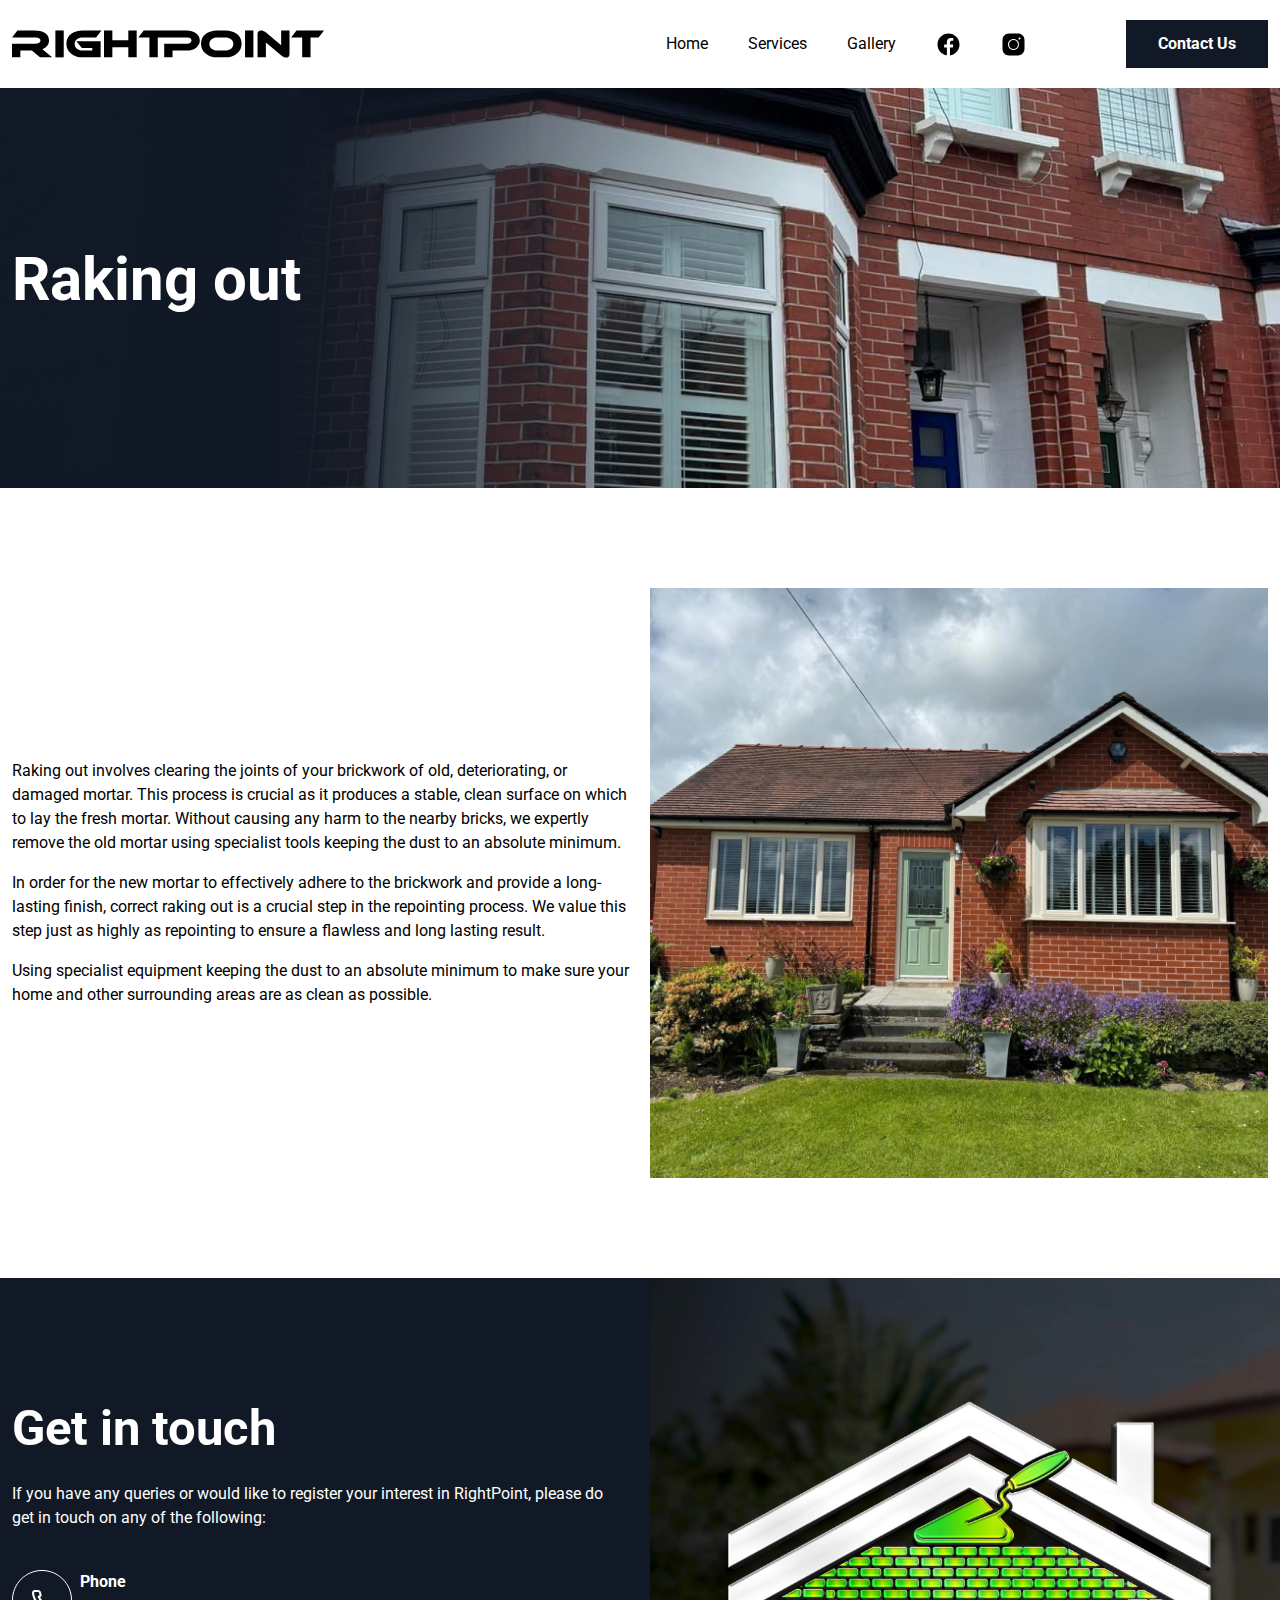
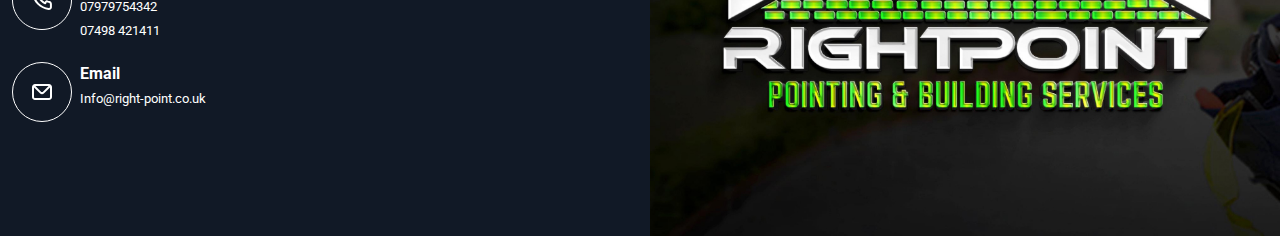
<file: services/raking-out.html>
<!DOCTYPE html>
<html lang="en">

<head>
  <link rel="preconnect" href="https://fonts.googleapis.com">
  <link rel="preconnect" href="https://fonts.gstatic.com" crossorigin>
  <link href="https://fonts.googleapis.com/css2?family=Roboto:wght@400;700&display=swap" rel="stylesheet">

  <meta charset="UTF-8">
  <meta name="viewport" content="width=device-width, initial-scale=1.0">
  <link href="/output.css" rel="stylesheet">
  <title>Rightpoint</title>
</head>

<body>
  <header class="sticky top-0 bg-white z-10">
    <div class="flex flex-col gap-y-5 md:flex-row justify-between items-center container py-5">
      <div>
        <a href="/">
        <svg width="312" height="28" viewBox="0 0 312 28" fill="none" xmlns="http://www.w3.org/2000/svg">
          <path
            d="M35.2617 15.734C36.4423 14.2051 37.0328 12.4959 37.0328 10.6058C37.0328 7.24973 35.5658 4.66408 32.6324 2.84879C30.0217 1.25852 26.6154 0.462307 22.414 0.462307H5.44528L0 7.39886H23.1971C26.7029 7.39886 28.4552 8.45616 28.4552 10.5697C28.4552 11.6518 27.8708 12.469 26.7029 13.0224C25.7824 13.4504 24.6141 13.6641 23.1971 13.6641H0V27.351H8.35422V20.6011H19.8407L27.9709 27.351H40.0911L30.3575 19.2586C32.4459 18.4376 34.0805 17.2634 35.2617 15.734Z"
            fill="black" />
          <path d="M43.3729 27.351H51.7269V0.462307H43.3729V27.351Z" fill="black" />
          <path
            d="M64.9104 9.2502C66.4145 8.01578 68.3095 7.39886 70.5974 7.39886H84.098L89.4685 0.462307H70.5974C65.8482 0.462307 61.9576 1.68056 58.9245 4.1171C55.8904 6.55364 54.375 9.73634 54.375 13.6641C54.375 17.5929 55.9093 20.8564 58.9805 23.4539C62.0507 26.0524 65.923 27.351 70.5974 27.351H88.6481V11.2776H64.3699L69.8518 17.9159H80.2941V20.4143H70.5974C68.2852 20.4143 66.3833 19.8221 64.8915 18.6384C63.3998 17.4546 62.6542 15.902 62.6542 13.9812C62.6542 12.0614 63.4057 10.4846 64.9104 9.2502Z"
            fill="black" />
          <path
            d="M116.319 10.3452H100.358V0.462307H92.0035V27.351H100.358V17.2817H116.319V27.351H124.673V0.462307H116.319V10.3452Z"
            fill="black" />
          <path
            d="M183.896 3.14755C181.385 1.35756 178.289 0.462307 174.609 0.462307H159.244H157.716H131.721L126.351 7.39886H137.428V27.351H145.781V7.39886H152.196H153.837H175.393C176.536 7.39886 177.5 7.67556 178.284 8.22898C179.066 8.78293 179.458 9.53822 179.458 10.4938C179.458 11.4504 179.066 12.2181 178.284 12.7968C177.5 13.375 176.536 13.6641 175.393 13.6641H152.196V27.351H160.55V20.6011H174.59C178.29 20.6011 181.393 19.7059 183.901 17.9159C186.508 16.0263 187.812 13.565 187.812 10.5315C187.812 7.49845 186.507 5.03714 183.896 3.14755Z"
            fill="black" />
          <path
            d="M219.067 18.6384C217.577 19.8221 215.679 20.4143 213.37 20.4143H205.29C202.981 20.4143 201.082 19.8221 199.593 18.6384C198.103 17.4546 197.359 15.902 197.359 13.9812C197.359 12.0614 198.103 10.4846 199.593 9.2502C201.082 8.01578 202.981 7.39886 205.29 7.39886H213.37C215.653 7.39886 217.546 8.01578 219.049 9.2502C220.55 10.4846 221.302 12.0614 221.302 13.9812C221.302 15.902 220.557 17.4546 219.067 18.6384ZM225.031 4.1171C221.997 1.68056 218.107 0.462307 213.358 0.462307H205.265C200.516 0.462307 196.619 1.68056 193.574 4.1171C190.528 6.55364 189.005 9.73634 189.005 13.6641C189.005 17.5929 190.54 20.8564 193.61 23.4539C196.681 26.0524 200.566 27.351 205.265 27.351H213.358C218.032 27.351 221.904 26.0524 224.975 23.4539C228.045 20.8564 229.581 17.5929 229.581 13.6641C229.581 9.73634 228.064 6.55364 225.031 4.1171Z"
            fill="black" />
          <path d="M233.049 27.351H241.403V0.462307H233.049V27.351Z" fill="black" />
          <path
            d="M269.15 15.2678L253.412 2.06979C252.118 0.998491 250.713 0.462309 249.197 0.462309C248.028 0.462309 247.128 0.785856 246.493 1.43348C245.859 2.08057 245.542 2.90261 245.542 3.898V27.351H253.897V12.5825L269.635 25.7473C271.076 26.9413 272.593 27.5377 274.184 27.5377C276.397 27.5377 277.503 26.3195 277.503 23.8829V0.462309H269.15V15.2678Z"
            fill="black" />
          <path d="M284.477 0.462307L279.107 7.39886H290.183V27.351H298.537V7.39886H306.592L312 0.462307H284.477Z"
            fill="black" />
        </svg>
      </a>
      </div>
      <div class="flex justify-between items-center gap-x-5 md:gap-x-[100px]">
        <div class="flex gap-5 md:gap-10">
          <a href="/" class="hidden md:block">Home</a>
          <div class="inline relative group">
            <button class="">Services</button>
            <ul
              class="bg-rp-blue text-white absolute hidden group-hover:block p-3 [&>li]:mb-2 [&>li:last-child]:mb-0 min-w-[200px]">
              <li><a href="/services/re-pointing.html">Re-pointing</a></li>
              <li><a href="/services/lime-repointing.html">Lime Repointing</a></li>
              <li><a href="/services/raking-out.html">Raking out</a></li>
              <li><a href="/services/water-sealing.html">Water sealing</a></li>
              <li><a href="/services/brick-repairs.html">Brick repairs</a></li>
              <li><a href="/services/chemical-cleaning.html">Chemical cleaning</a></li>
              <li><a href="/services/roofing-repairs.html">Roofing repairs</a></li>
            </ul>
          </div>
          <a href="/gallery.html">Gallery</a>
          <a class="w-[25px]" href="https://www.facebook.com/profile.php?id=61554290225969" target="_blank"><svg
              xmlns="http://www.w3.org/2000/svg" x="0px" y="0px" width="100%" height="100%" viewBox="0 0 50 50">
              <path
                d="M25,3C12.85,3,3,12.85,3,25c0,11.03,8.125,20.137,18.712,21.728V30.831h-5.443v-5.783h5.443v-3.848 c0-6.371,3.104-9.168,8.399-9.168c2.536,0,3.877,0.188,4.512,0.274v5.048h-3.612c-2.248,0-3.033,2.131-3.033,4.533v3.161h6.588 l-0.894,5.783h-5.694v15.944C38.716,45.318,47,36.137,47,25C47,12.85,37.15,3,25,3z">
              </path>
            </svg></a>
          <a class="w-[25px]" href="https://www.instagram.com/rightpointnw" target="_blank"><svg xmlns="http://www.w3.org/2000/svg"
              x="0px" y="0px" width="100%" height="100%" viewBox="0 0 50 50">
              <path
                d="M 16 3 C 8.83 3 3 8.83 3 16 L 3 34 C 3 41.17 8.83 47 16 47 L 34 47 C 41.17 47 47 41.17 47 34 L 47 16 C 47 8.83 41.17 3 34 3 L 16 3 z M 37 11 C 38.1 11 39 11.9 39 13 C 39 14.1 38.1 15 37 15 C 35.9 15 35 14.1 35 13 C 35 11.9 35.9 11 37 11 z M 25 14 C 31.07 14 36 18.93 36 25 C 36 31.07 31.07 36 25 36 C 18.93 36 14 31.07 14 25 C 14 18.93 18.93 14 25 14 z M 25 16 C 20.04 16 16 20.04 16 25 C 16 29.96 20.04 34 25 34 C 29.96 34 34 29.96 34 25 C 34 20.04 29.96 16 25 16 z">
              </path>
            </svg></a>
        </div>
        <div class="grow">
          <a href="#contact-us" class="button">Contact Us</a>
        </div>
      </div>
    </div>
  </header>
  <main>
    <section class="bg-[url('/img/hero.jpg')] bg-cover bg-center bg-no-repeat h-[250px] md:h-[400px]">
      <div class="container text-white flex flex-col justify-center h-full">
        <div class="max-w-[780px]">
          <h1>Raking out</h1>
        </div>
      </div>
    </section>
    <section>
      <div class="container grid grid-cols-12 gap-5 items-center">
        <div class="col-span-12 md:col-span-6">
          <p>
            Raking out involves clearing the joints of your brickwork of old, deteriorating, or damaged mortar. This
            process is crucial as it produces a stable, clean surface on which to lay the fresh mortar. Without causing
            any harm to the nearby bricks, we expertly remove the old mortar using specialist tools keeping the dust to
            an absolute minimum.

          </p>
          <p>
            In order for the new mortar to effectively adhere to the brickwork and provide a long-lasting finish,
            correct raking out is a crucial step in the repointing process. We value this step just as highly as
            repointing to ensure a flawless and long lasting result.
          </p>
          <p>Using specialist equipment keeping the dust to an absolute minimum to make sure your home and other surrounding areas are as clean as possible.          </p>
        </div>
        <div class="col-span-12 md:col-span-6">
          <img src="/img/house.jpg" alt="A house">
        </div>
      </div>
    </section>
    <div class="anchor" id="contact-us"></div>
    <section class="bg-rp-blue">
      <div class="container px-0 grid grid-cols-12 gap-5 items-center text-white">
        <div class="col-span-12 md:col-span-6 p-10 md:py-0 md:px-3">
          <div class="mb-10">
            <h2>Get in touch</h2>
            <p>If you have any queries or would like to register your interest in RightPoint, please do get in touch on
              any of the following:</p>
          </div>

          <div class="flex gap-2 mb-5">
            <div>
              <svg width="60" height="60" viewBox="0 0 60 60" fill="none" xmlns="http://www.w3.org/2000/svg">
                <g clip-path="url(#clip0_6_1483)">
                  <path
                    d="M59.5 30C59.5 13.7076 46.2924 0.5 30 0.5C13.7076 0.5 0.5 13.7076 0.5 30C0.5 46.2924 13.7076 59.5 30 59.5C46.2924 59.5 59.5 46.2924 59.5 30Z"
                    stroke="white" />
                  <path
                    d="M37.44 31.0001C37.22 31.0001 36.99 30.9301 36.77 30.8801C36.3245 30.7819 35.8866 30.6516 35.46 30.4901C34.9961 30.3213 34.4861 30.3301 34.0283 30.5147C33.5704 30.6993 33.1971 31.0467 32.98 31.4901L32.76 31.9401C31.786 31.3983 30.891 30.7253 30.1 29.9401C29.3147 29.1491 28.6418 28.2541 28.1 27.2801L28.52 27.0001C28.9633 26.783 29.3108 26.4096 29.4954 25.9518C29.68 25.494 29.6888 24.984 29.52 24.5201C29.3612 24.0925 29.2309 23.6549 29.13 23.2101C29.08 22.9901 29.04 22.7601 29.01 22.5301C28.8885 21.8257 28.5196 21.1878 27.9696 20.7313C27.4196 20.2748 26.7247 20.0297 26.01 20.0401H23.01C22.579 20.0361 22.1522 20.1249 21.7587 20.3006C21.3651 20.4764 21.0141 20.7348 20.7294 21.0584C20.4447 21.382 20.2331 21.7631 20.109 22.1758C19.9848 22.5885 19.9511 23.0232 20.01 23.4501C20.5427 27.6395 22.456 31.532 25.4476 34.5127C28.4393 37.4935 32.3387 39.3926 36.53 39.9101H36.91C37.6474 39.9112 38.3594 39.6406 38.91 39.1501C39.2263 38.8671 39.4791 38.5203 39.6514 38.1324C39.8238 37.7446 39.9119 37.3245 39.91 36.9001V33.9001C39.8977 33.2055 39.6448 32.5367 39.1943 32.0078C38.7439 31.4789 38.1238 31.1227 37.44 31.0001ZM37.94 37.0001C37.9398 37.1421 37.9094 37.2824 37.8508 37.4117C37.7921 37.541 37.7066 37.6564 37.6 37.7501C37.4886 37.8471 37.358 37.9195 37.2167 37.9626C37.0754 38.0057 36.9266 38.0185 36.78 38.0001C33.0349 37.5199 29.5562 35.8066 26.8927 33.1304C24.2292 30.4542 22.5324 26.9674 22.07 23.2201C22.0541 23.0736 22.068 22.9254 22.111 22.7845C22.1539 22.6436 22.225 22.5128 22.32 22.4001C22.4137 22.2934 22.529 22.2079 22.6584 22.1493C22.7877 22.0907 22.928 22.0603 23.07 22.0601H26.07C26.3025 22.0549 26.5296 22.131 26.7121 22.2752C26.8946 22.4194 27.0212 22.6227 27.07 22.8501C27.11 23.1234 27.16 23.3934 27.22 23.6601C27.3355 24.1872 27.4892 24.7053 27.68 25.2101L26.28 25.8601C26.1603 25.915 26.0526 25.9931 25.9631 26.0897C25.8737 26.1864 25.8042 26.2997 25.7586 26.4233C25.7131 26.5469 25.6925 26.6782 25.6978 26.8098C25.7032 26.9414 25.7345 27.0707 25.79 27.1901C27.2292 30.2729 29.7072 32.7509 32.79 34.1901C33.0334 34.2901 33.3065 34.2901 33.55 34.1901C33.6747 34.1455 33.7893 34.0766 33.8871 33.9873C33.985 33.898 34.0641 33.7902 34.12 33.6701L34.74 32.2701C35.2569 32.455 35.7846 32.6086 36.32 32.7301C36.5866 32.7901 36.8566 32.8401 37.13 32.8801C37.3574 32.9289 37.5607 33.0554 37.7049 33.238C37.8491 33.4205 37.9252 33.6476 37.92 33.8801L37.94 37.0001Z"
                    fill="white" />
                </g>
                <defs>
                  <clipPath id="clip0_6_1483">
                    <rect width="60" height="60" fill="white" />
                  </clipPath>
                </defs>
              </svg>

            </div>
            <div>
              <p class="font-bold">Phone</br><small class="font-normal">07979754342<br />07498 421411
                </small></p>
            </div>
          </div>
          <div class="flex gap-2">
            <div>
              <svg width="60" height="60" viewBox="0 0 60 60" fill="none" xmlns="http://www.w3.org/2000/svg">
                <rect x="0.5" y="0.5" width="59" height="59" rx="29.5" stroke="white" />
                <path
                  d="M37 22H23C22.2044 22 21.4413 22.3161 20.8787 22.8787C20.3161 23.4413 20 24.2044 20 25V35C20 35.7956 20.3161 36.5587 20.8787 37.1213C21.4413 37.6839 22.2044 38 23 38H37C37.7956 38 38.5587 37.6839 39.1213 37.1213C39.6839 36.5587 40 35.7956 40 35V25C40 24.2044 39.6839 23.4413 39.1213 22.8787C38.5587 22.3161 37.7956 22 37 22ZM36.59 24L30.71 29.88C30.617 29.9737 30.5064 30.0481 30.3846 30.0989C30.2627 30.1497 30.132 30.1758 30 30.1758C29.868 30.1758 29.7373 30.1497 29.6154 30.0989C29.4936 30.0481 29.383 29.9737 29.29 29.88L23.41 24H36.59ZM38 35C38 35.2652 37.8946 35.5196 37.7071 35.7071C37.5196 35.8946 37.2652 36 37 36H23C22.7348 36 22.4804 35.8946 22.2929 35.7071C22.1054 35.5196 22 35.2652 22 35V25.41L27.88 31.29C28.4425 31.8518 29.205 32.1674 30 32.1674C30.795 32.1674 31.5575 31.8518 32.12 31.29L38 25.41V35Z"
                  fill="white" />
              </svg>
            </div>
            <div>
              <p class="font-bold">Email</br><small class="font-normal">Info@right-point.co.uk </small></p>
            </div>
          </div>
        </div>
        <div class="col-span-12 md:col-span-6">
          <img src="/img/rp-logo-full.jpg" alt="">
        </div>
      </div>
    </section>
  </main>
</body>

</html>
</file>
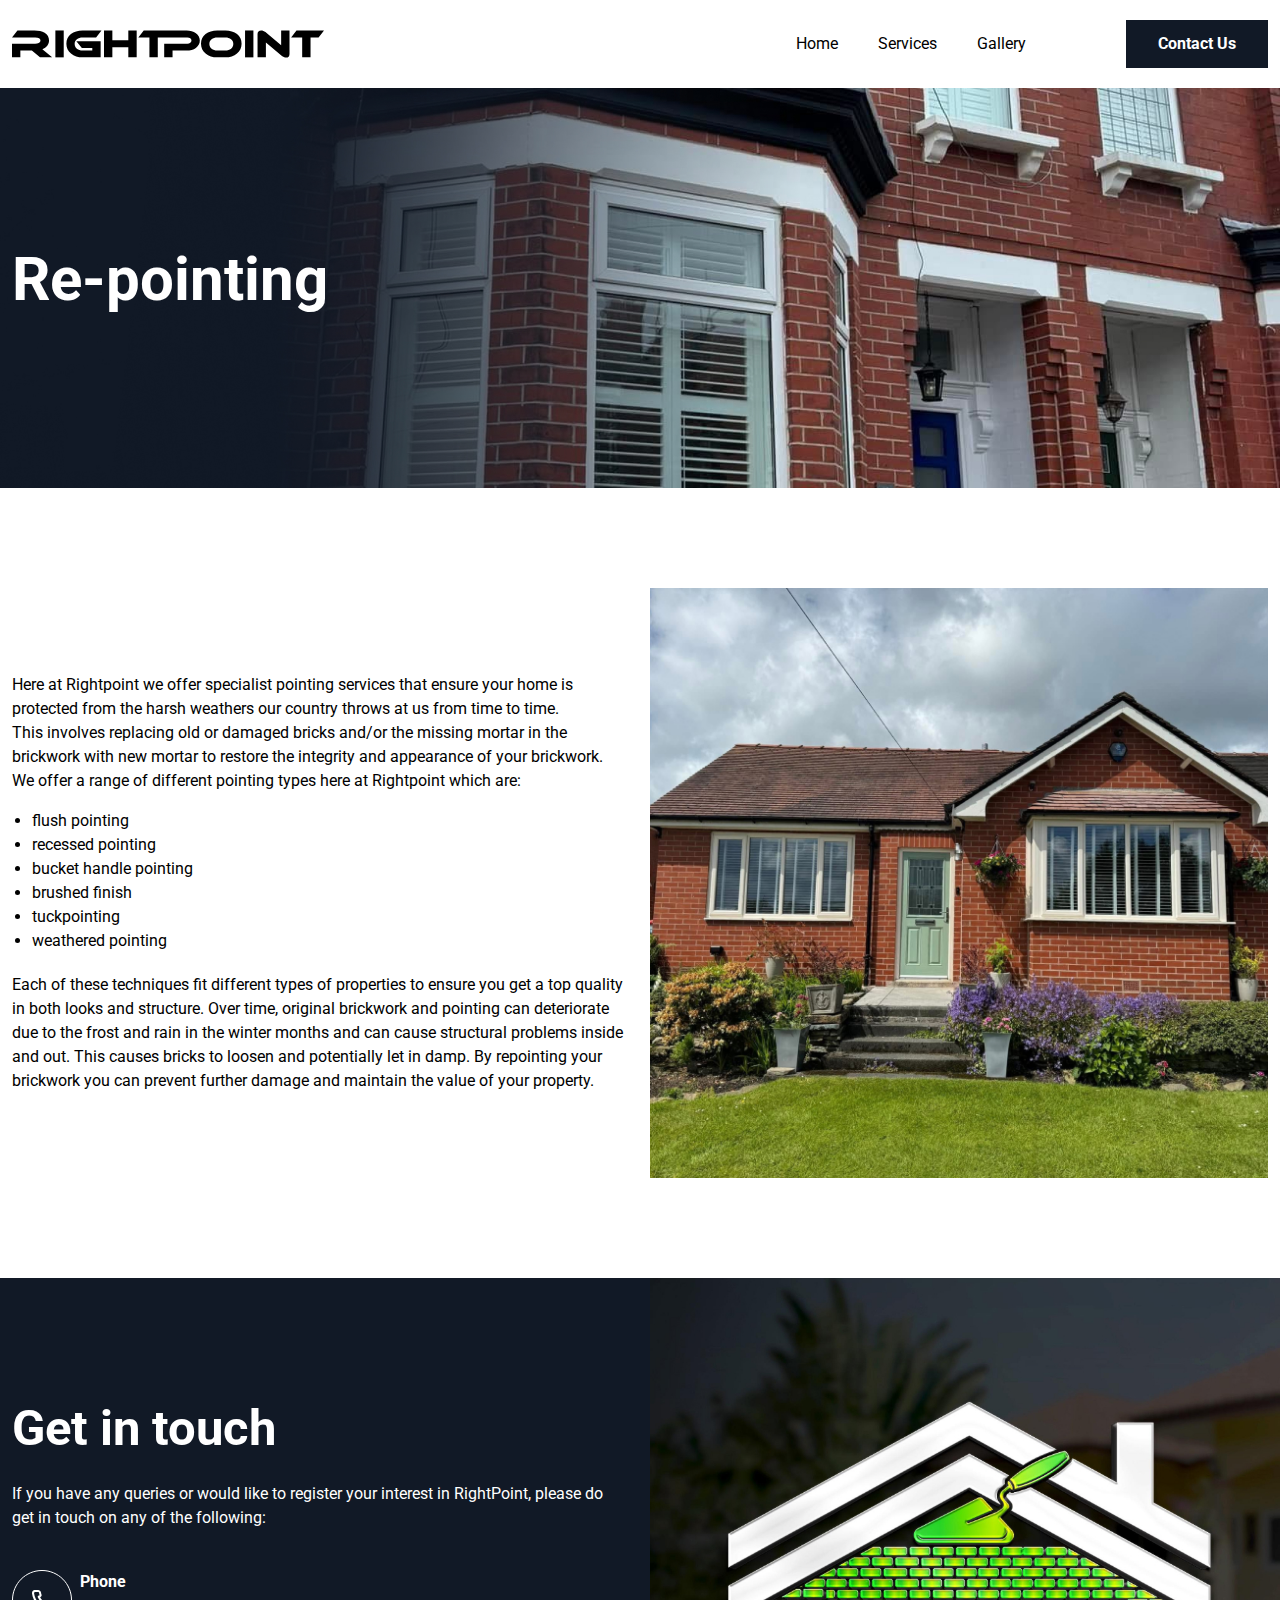
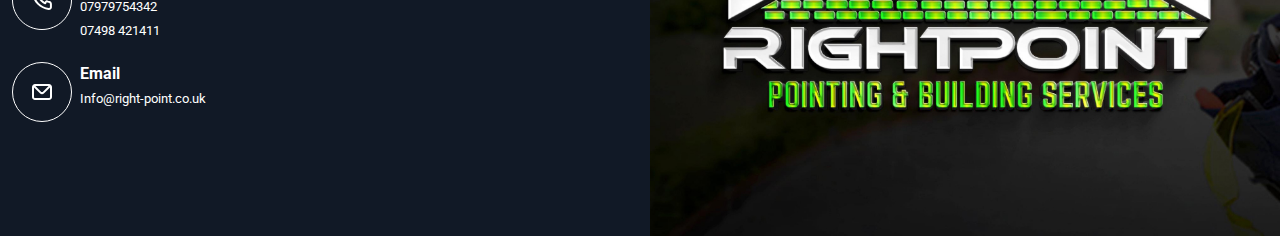
<file: services/re-pointing.html>
<!DOCTYPE html>
<html lang="en">

<head>
  <link rel="preconnect" href="https://fonts.googleapis.com">
  <link rel="preconnect" href="https://fonts.gstatic.com" crossorigin>
  <link href="https://fonts.googleapis.com/css2?family=Roboto:wght@400;700&display=swap" rel="stylesheet">

  <meta charset="UTF-8">
  <meta name="viewport" content="width=device-width, initial-scale=1.0">
  <link href="/output.css" rel="stylesheet">
  <title>Rightpoint</title>
</head>

<body>
  <header class="sticky top-0 bg-white z-10">
    <div class="flex flex-col gap-y-5 md:flex-row justify-between items-center container py-5">
            <div>
        <a href="/">
          <svg width="312" height="28" viewBox="0 0 312 28" fill="none" xmlns="http://www.w3.org/2000/svg">
            <path
              d="M35.2617 15.734C36.4423 14.2051 37.0328 12.4959 37.0328 10.6058C37.0328 7.24973 35.5658 4.66408 32.6324 2.84879C30.0217 1.25852 26.6154 0.462307 22.414 0.462307H5.44528L0 7.39886H23.1971C26.7029 7.39886 28.4552 8.45616 28.4552 10.5697C28.4552 11.6518 27.8708 12.469 26.7029 13.0224C25.7824 13.4504 24.6141 13.6641 23.1971 13.6641H0V27.351H8.35422V20.6011H19.8407L27.9709 27.351H40.0911L30.3575 19.2586C32.4459 18.4376 34.0805 17.2634 35.2617 15.734Z"
              fill="black" />
            <path d="M43.3729 27.351H51.7269V0.462307H43.3729V27.351Z" fill="black" />
            <path
              d="M64.9104 9.2502C66.4145 8.01578 68.3095 7.39886 70.5974 7.39886H84.098L89.4685 0.462307H70.5974C65.8482 0.462307 61.9576 1.68056 58.9245 4.1171C55.8904 6.55364 54.375 9.73634 54.375 13.6641C54.375 17.5929 55.9093 20.8564 58.9805 23.4539C62.0507 26.0524 65.923 27.351 70.5974 27.351H88.6481V11.2776H64.3699L69.8518 17.9159H80.2941V20.4143H70.5974C68.2852 20.4143 66.3833 19.8221 64.8915 18.6384C63.3998 17.4546 62.6542 15.902 62.6542 13.9812C62.6542 12.0614 63.4057 10.4846 64.9104 9.2502Z"
              fill="black" />
            <path
              d="M116.319 10.3452H100.358V0.462307H92.0035V27.351H100.358V17.2817H116.319V27.351H124.673V0.462307H116.319V10.3452Z"
              fill="black" />
            <path
              d="M183.896 3.14755C181.385 1.35756 178.289 0.462307 174.609 0.462307H159.244H157.716H131.721L126.351 7.39886H137.428V27.351H145.781V7.39886H152.196H153.837H175.393C176.536 7.39886 177.5 7.67556 178.284 8.22898C179.066 8.78293 179.458 9.53822 179.458 10.4938C179.458 11.4504 179.066 12.2181 178.284 12.7968C177.5 13.375 176.536 13.6641 175.393 13.6641H152.196V27.351H160.55V20.6011H174.59C178.29 20.6011 181.393 19.7059 183.901 17.9159C186.508 16.0263 187.812 13.565 187.812 10.5315C187.812 7.49845 186.507 5.03714 183.896 3.14755Z"
              fill="black" />
            <path
              d="M219.067 18.6384C217.577 19.8221 215.679 20.4143 213.37 20.4143H205.29C202.981 20.4143 201.082 19.8221 199.593 18.6384C198.103 17.4546 197.359 15.902 197.359 13.9812C197.359 12.0614 198.103 10.4846 199.593 9.2502C201.082 8.01578 202.981 7.39886 205.29 7.39886H213.37C215.653 7.39886 217.546 8.01578 219.049 9.2502C220.55 10.4846 221.302 12.0614 221.302 13.9812C221.302 15.902 220.557 17.4546 219.067 18.6384ZM225.031 4.1171C221.997 1.68056 218.107 0.462307 213.358 0.462307H205.265C200.516 0.462307 196.619 1.68056 193.574 4.1171C190.528 6.55364 189.005 9.73634 189.005 13.6641C189.005 17.5929 190.54 20.8564 193.61 23.4539C196.681 26.0524 200.566 27.351 205.265 27.351H213.358C218.032 27.351 221.904 26.0524 224.975 23.4539C228.045 20.8564 229.581 17.5929 229.581 13.6641C229.581 9.73634 228.064 6.55364 225.031 4.1171Z"
              fill="black" />
            <path d="M233.049 27.351H241.403V0.462307H233.049V27.351Z" fill="black" />
            <path
              d="M269.15 15.2678L253.412 2.06979C252.118 0.998491 250.713 0.462309 249.197 0.462309C248.028 0.462309 247.128 0.785856 246.493 1.43348C245.859 2.08057 245.542 2.90261 245.542 3.898V27.351H253.897V12.5825L269.635 25.7473C271.076 26.9413 272.593 27.5377 274.184 27.5377C276.397 27.5377 277.503 26.3195 277.503 23.8829V0.462309H269.15V15.2678Z"
              fill="black" />
            <path d="M284.477 0.462307L279.107 7.39886H290.183V27.351H298.537V7.39886H306.592L312 0.462307H284.477Z"
              fill="black" />
          </svg>
        </a>
      </div>
      <div class="flex justify-between items-center gap-x-5 md:gap-x-[100px]">
        <div class="flex gap-5 md:gap-10">
          <a href="/">Home</a>
          <div class="inline relative group">
            <button class="">Services</button>
            <ul class="bg-rp-blue text-white absolute hidden group-hover:block p-3 [&>li]:mb-2 [&>li:last-child]:mb-0 min-w-[200px]">
              <li><a href="/services/re-pointing.html">Re-pointing</a></li>
              <li><a href="/services/raking-out.html">Raking out</a></li>
              <li><a href="/services/water-sealing.html">Water sealing</a></li>
              <li><a href="/services/brick-repairs.html">Brick repairs</a></li>
              <li><a href="/services/chemical-cleaning.html">Chemical cleaning</a></li>
              <li><a href="/services/roofing-repairs.html">Roofing repairs</a></li>
            </ul>
          </div>
          <a href="/gallery.html">Gallery</a>
        </div>
        <div class="grow">
          <a href="#contact-us" class="button">Contact Us</a>
        </div>
      </div>
    </div>
  </header>
  <main>
    <section class="bg-[url('/img/hero.jpg')] bg-cover bg-center bg-no-repeat h-[250px] md:h-[400px]">
      <div class="container text-white flex flex-col justify-center h-full">
        <div class="max-w-[780px]">
          <h1>Re-pointing</h1>
        </div>
      </div>
    </section>
    <section>
      <div class="container grid grid-cols-12 gap-5 items-center">
        <div class="col-span-12 md:col-span-6">
          <p>
            Here at Rightpoint we offer specialist pointing services that ensure your home is protected from the harsh
            weathers our country throws at us from time to time.<br />
            This involves replacing old or damaged bricks and/or the missing mortar in the brickwork with new mortar to
            restore the integrity and appearance of your brickwork.<br />
            We offer a range of different pointing types here at Rightpoint which are:
          </p>
          <ul class="mb-5 list-disc pl-5">
            <li>flush pointing</li>
            <li>recessed pointing</li>
            <li>bucket handle pointing</li>
            <li>brushed finish</li>
            <li>tuckpointing</li>
            <li>weathered pointing</li>
          </ul>
          <p>
            Each of these techniques fit different types of properties to ensure you get a top quality in both looks and
            structure.
            Over time, original brickwork and pointing can deteriorate due to the frost and rain in the winter months
            and can cause structural problems inside and out. This causes bricks to loosen and potentially let in damp.
            By repointing your brickwork you can prevent further damage and maintain the value of your property.</p>
        </div>
        <div class="col-span-12 md:col-span-6">
          <img src="/img/house.jpg" alt="A house">
        </div>
      </div>
    </section>
    <div class="anchor" id="contact-us"></div>
    <section class="bg-rp-blue">
      <div class="container px-0 grid grid-cols-12 gap-5 items-center text-white">
        <div class="col-span-12 md:col-span-6 p-10 md:py-0 md:px-3">
          <div class="mb-10">
            <h2>Get in touch</h2>
            <p>If you have any queries or would like to register your interest in RightPoint, please do get in touch on any of the following:</p>
          </div>

          <div class="flex gap-2 mb-5">
            <div>
              <svg width="60" height="60" viewBox="0 0 60 60" fill="none" xmlns="http://www.w3.org/2000/svg">
                <g clip-path="url(#clip0_6_1483)">
                  <path
                    d="M59.5 30C59.5 13.7076 46.2924 0.5 30 0.5C13.7076 0.5 0.5 13.7076 0.5 30C0.5 46.2924 13.7076 59.5 30 59.5C46.2924 59.5 59.5 46.2924 59.5 30Z"
                    stroke="white" />
                  <path
                    d="M37.44 31.0001C37.22 31.0001 36.99 30.9301 36.77 30.8801C36.3245 30.7819 35.8866 30.6516 35.46 30.4901C34.9961 30.3213 34.4861 30.3301 34.0283 30.5147C33.5704 30.6993 33.1971 31.0467 32.98 31.4901L32.76 31.9401C31.786 31.3983 30.891 30.7253 30.1 29.9401C29.3147 29.1491 28.6418 28.2541 28.1 27.2801L28.52 27.0001C28.9633 26.783 29.3108 26.4096 29.4954 25.9518C29.68 25.494 29.6888 24.984 29.52 24.5201C29.3612 24.0925 29.2309 23.6549 29.13 23.2101C29.08 22.9901 29.04 22.7601 29.01 22.5301C28.8885 21.8257 28.5196 21.1878 27.9696 20.7313C27.4196 20.2748 26.7247 20.0297 26.01 20.0401H23.01C22.579 20.0361 22.1522 20.1249 21.7587 20.3006C21.3651 20.4764 21.0141 20.7348 20.7294 21.0584C20.4447 21.382 20.2331 21.7631 20.109 22.1758C19.9848 22.5885 19.9511 23.0232 20.01 23.4501C20.5427 27.6395 22.456 31.532 25.4476 34.5127C28.4393 37.4935 32.3387 39.3926 36.53 39.9101H36.91C37.6474 39.9112 38.3594 39.6406 38.91 39.1501C39.2263 38.8671 39.4791 38.5203 39.6514 38.1324C39.8238 37.7446 39.9119 37.3245 39.91 36.9001V33.9001C39.8977 33.2055 39.6448 32.5367 39.1943 32.0078C38.7439 31.4789 38.1238 31.1227 37.44 31.0001ZM37.94 37.0001C37.9398 37.1421 37.9094 37.2824 37.8508 37.4117C37.7921 37.541 37.7066 37.6564 37.6 37.7501C37.4886 37.8471 37.358 37.9195 37.2167 37.9626C37.0754 38.0057 36.9266 38.0185 36.78 38.0001C33.0349 37.5199 29.5562 35.8066 26.8927 33.1304C24.2292 30.4542 22.5324 26.9674 22.07 23.2201C22.0541 23.0736 22.068 22.9254 22.111 22.7845C22.1539 22.6436 22.225 22.5128 22.32 22.4001C22.4137 22.2934 22.529 22.2079 22.6584 22.1493C22.7877 22.0907 22.928 22.0603 23.07 22.0601H26.07C26.3025 22.0549 26.5296 22.131 26.7121 22.2752C26.8946 22.4194 27.0212 22.6227 27.07 22.8501C27.11 23.1234 27.16 23.3934 27.22 23.6601C27.3355 24.1872 27.4892 24.7053 27.68 25.2101L26.28 25.8601C26.1603 25.915 26.0526 25.9931 25.9631 26.0897C25.8737 26.1864 25.8042 26.2997 25.7586 26.4233C25.7131 26.5469 25.6925 26.6782 25.6978 26.8098C25.7032 26.9414 25.7345 27.0707 25.79 27.1901C27.2292 30.2729 29.7072 32.7509 32.79 34.1901C33.0334 34.2901 33.3065 34.2901 33.55 34.1901C33.6747 34.1455 33.7893 34.0766 33.8871 33.9873C33.985 33.898 34.0641 33.7902 34.12 33.6701L34.74 32.2701C35.2569 32.455 35.7846 32.6086 36.32 32.7301C36.5866 32.7901 36.8566 32.8401 37.13 32.8801C37.3574 32.9289 37.5607 33.0554 37.7049 33.238C37.8491 33.4205 37.9252 33.6476 37.92 33.8801L37.94 37.0001Z"
                    fill="white" />
                </g>
                <defs>
                  <clipPath id="clip0_6_1483">
                    <rect width="60" height="60" fill="white" />
                  </clipPath>
                </defs>
              </svg>

            </div>
            <div>
              <p class="font-bold">Phone</br><small class="font-normal">07979754342<br/>07498 421411
</small></p>
            </div>
          </div>
          <div class="flex gap-2">
            <div>
              <svg width="60" height="60" viewBox="0 0 60 60" fill="none" xmlns="http://www.w3.org/2000/svg">
                <rect x="0.5" y="0.5" width="59" height="59" rx="29.5" stroke="white" />
                <path
                  d="M37 22H23C22.2044 22 21.4413 22.3161 20.8787 22.8787C20.3161 23.4413 20 24.2044 20 25V35C20 35.7956 20.3161 36.5587 20.8787 37.1213C21.4413 37.6839 22.2044 38 23 38H37C37.7956 38 38.5587 37.6839 39.1213 37.1213C39.6839 36.5587 40 35.7956 40 35V25C40 24.2044 39.6839 23.4413 39.1213 22.8787C38.5587 22.3161 37.7956 22 37 22ZM36.59 24L30.71 29.88C30.617 29.9737 30.5064 30.0481 30.3846 30.0989C30.2627 30.1497 30.132 30.1758 30 30.1758C29.868 30.1758 29.7373 30.1497 29.6154 30.0989C29.4936 30.0481 29.383 29.9737 29.29 29.88L23.41 24H36.59ZM38 35C38 35.2652 37.8946 35.5196 37.7071 35.7071C37.5196 35.8946 37.2652 36 37 36H23C22.7348 36 22.4804 35.8946 22.2929 35.7071C22.1054 35.5196 22 35.2652 22 35V25.41L27.88 31.29C28.4425 31.8518 29.205 32.1674 30 32.1674C30.795 32.1674 31.5575 31.8518 32.12 31.29L38 25.41V35Z"
                  fill="white" />
              </svg>
            </div>
            <div>
              <p class="font-bold">Email</br><small class="font-normal">Info@right-point.co.uk </small></p>
            </div>
          </div>
        </div>
        <div class="col-span-12 md:col-span-6">
          <img src="/img/rp-logo-full.jpg" alt="">
        </div>
      </div>
    </section>
  </main>
</body>

</html>
</file>
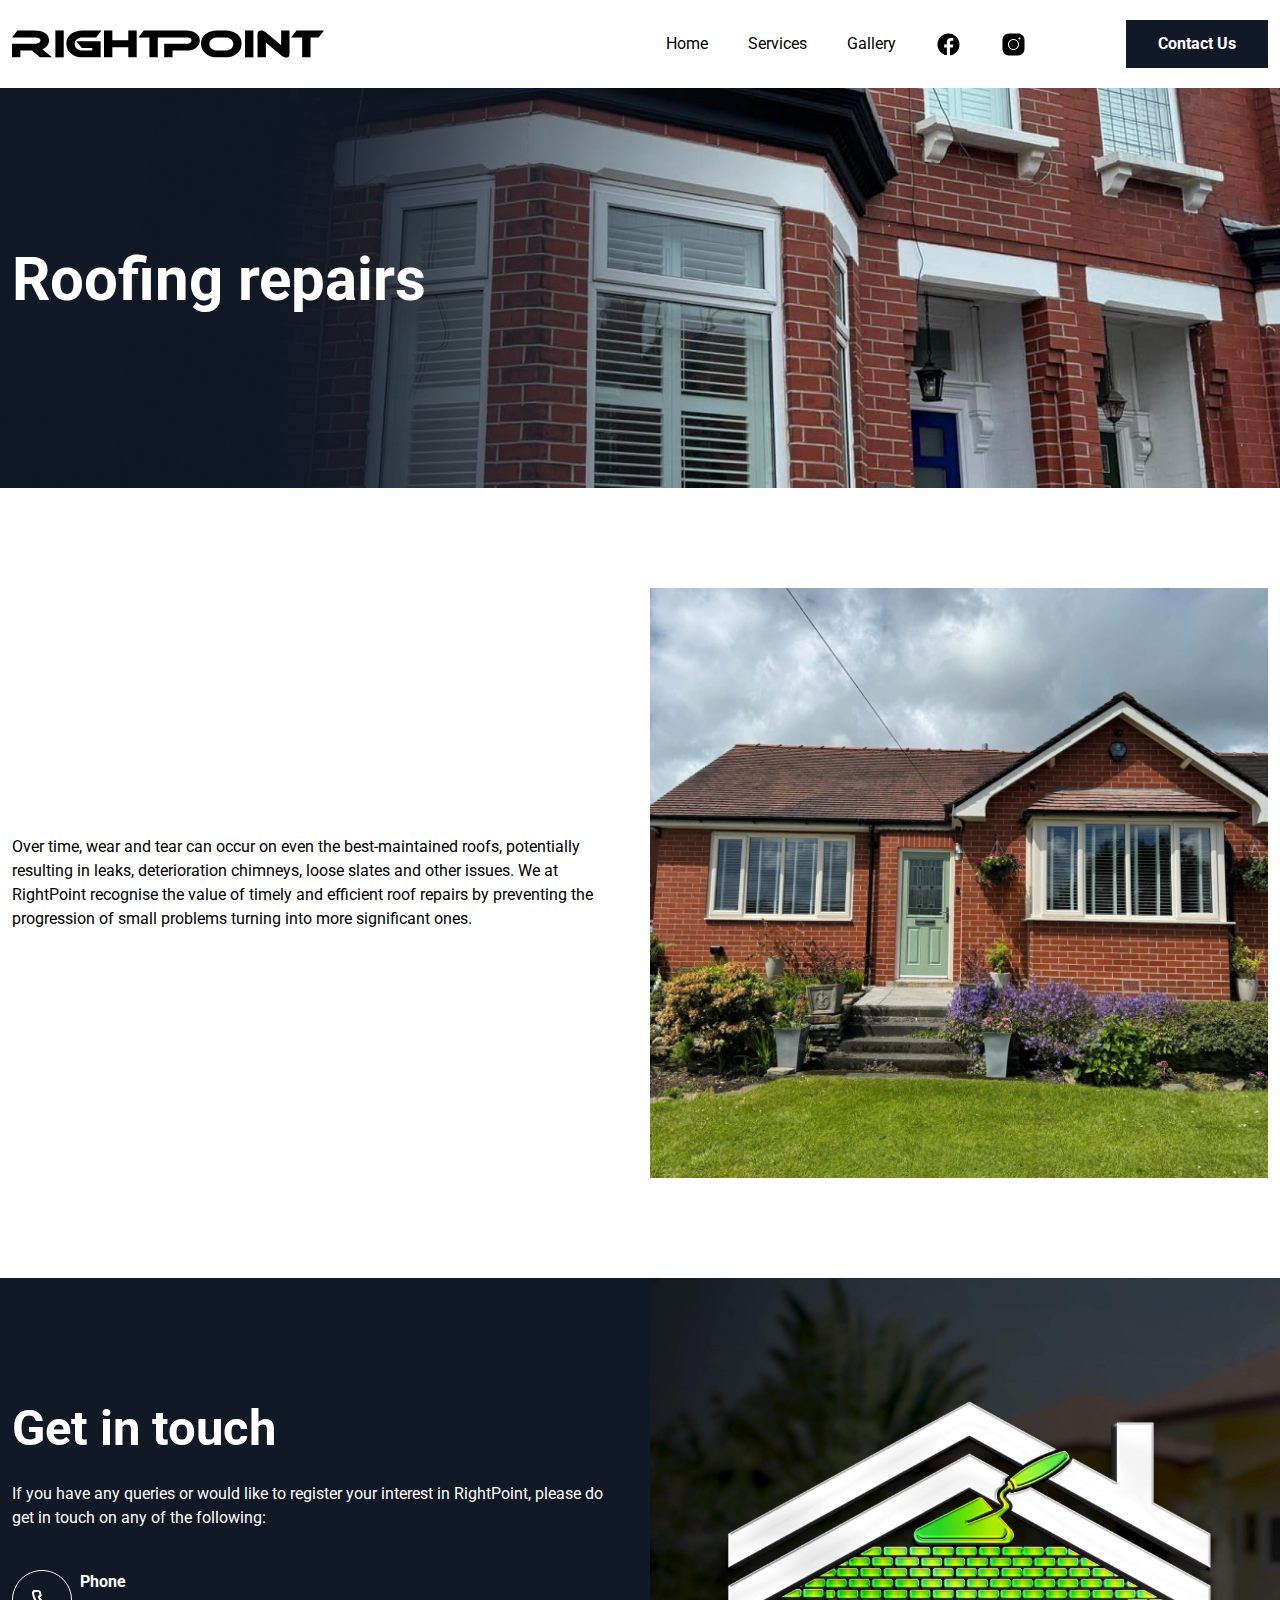
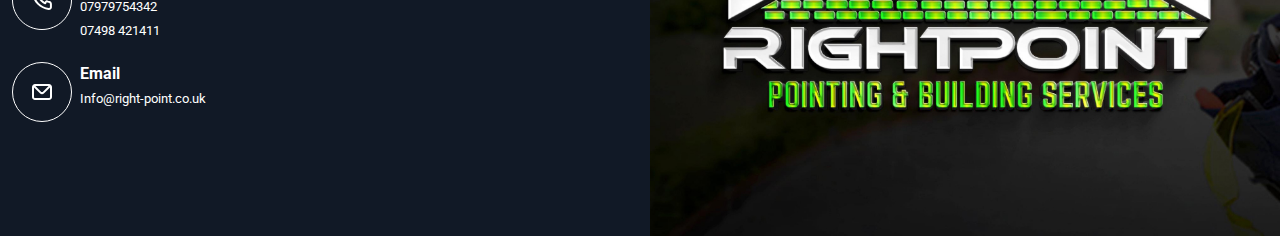
<file: services/roofing-repairs.html>
<!DOCTYPE html>
<html lang="en">

<head>
  <link rel="preconnect" href="https://fonts.googleapis.com">
  <link rel="preconnect" href="https://fonts.gstatic.com" crossorigin>
  <link href="https://fonts.googleapis.com/css2?family=Roboto:wght@400;700&display=swap" rel="stylesheet">

  <meta charset="UTF-8">
  <meta name="viewport" content="width=device-width, initial-scale=1.0">
  <link href="/output.css" rel="stylesheet">
  <title>Rightpoint</title>
</head>

<body>
  <header class="sticky top-0 bg-white z-10">
    <div class="flex flex-col gap-y-5 md:flex-row justify-between items-center container py-5">
            <div>
        <a href="/">
          <svg width="312" height="28" viewBox="0 0 312 28" fill="none" xmlns="http://www.w3.org/2000/svg">
            <path
              d="M35.2617 15.734C36.4423 14.2051 37.0328 12.4959 37.0328 10.6058C37.0328 7.24973 35.5658 4.66408 32.6324 2.84879C30.0217 1.25852 26.6154 0.462307 22.414 0.462307H5.44528L0 7.39886H23.1971C26.7029 7.39886 28.4552 8.45616 28.4552 10.5697C28.4552 11.6518 27.8708 12.469 26.7029 13.0224C25.7824 13.4504 24.6141 13.6641 23.1971 13.6641H0V27.351H8.35422V20.6011H19.8407L27.9709 27.351H40.0911L30.3575 19.2586C32.4459 18.4376 34.0805 17.2634 35.2617 15.734Z"
              fill="black" />
            <path d="M43.3729 27.351H51.7269V0.462307H43.3729V27.351Z" fill="black" />
            <path
              d="M64.9104 9.2502C66.4145 8.01578 68.3095 7.39886 70.5974 7.39886H84.098L89.4685 0.462307H70.5974C65.8482 0.462307 61.9576 1.68056 58.9245 4.1171C55.8904 6.55364 54.375 9.73634 54.375 13.6641C54.375 17.5929 55.9093 20.8564 58.9805 23.4539C62.0507 26.0524 65.923 27.351 70.5974 27.351H88.6481V11.2776H64.3699L69.8518 17.9159H80.2941V20.4143H70.5974C68.2852 20.4143 66.3833 19.8221 64.8915 18.6384C63.3998 17.4546 62.6542 15.902 62.6542 13.9812C62.6542 12.0614 63.4057 10.4846 64.9104 9.2502Z"
              fill="black" />
            <path
              d="M116.319 10.3452H100.358V0.462307H92.0035V27.351H100.358V17.2817H116.319V27.351H124.673V0.462307H116.319V10.3452Z"
              fill="black" />
            <path
              d="M183.896 3.14755C181.385 1.35756 178.289 0.462307 174.609 0.462307H159.244H157.716H131.721L126.351 7.39886H137.428V27.351H145.781V7.39886H152.196H153.837H175.393C176.536 7.39886 177.5 7.67556 178.284 8.22898C179.066 8.78293 179.458 9.53822 179.458 10.4938C179.458 11.4504 179.066 12.2181 178.284 12.7968C177.5 13.375 176.536 13.6641 175.393 13.6641H152.196V27.351H160.55V20.6011H174.59C178.29 20.6011 181.393 19.7059 183.901 17.9159C186.508 16.0263 187.812 13.565 187.812 10.5315C187.812 7.49845 186.507 5.03714 183.896 3.14755Z"
              fill="black" />
            <path
              d="M219.067 18.6384C217.577 19.8221 215.679 20.4143 213.37 20.4143H205.29C202.981 20.4143 201.082 19.8221 199.593 18.6384C198.103 17.4546 197.359 15.902 197.359 13.9812C197.359 12.0614 198.103 10.4846 199.593 9.2502C201.082 8.01578 202.981 7.39886 205.29 7.39886H213.37C215.653 7.39886 217.546 8.01578 219.049 9.2502C220.55 10.4846 221.302 12.0614 221.302 13.9812C221.302 15.902 220.557 17.4546 219.067 18.6384ZM225.031 4.1171C221.997 1.68056 218.107 0.462307 213.358 0.462307H205.265C200.516 0.462307 196.619 1.68056 193.574 4.1171C190.528 6.55364 189.005 9.73634 189.005 13.6641C189.005 17.5929 190.54 20.8564 193.61 23.4539C196.681 26.0524 200.566 27.351 205.265 27.351H213.358C218.032 27.351 221.904 26.0524 224.975 23.4539C228.045 20.8564 229.581 17.5929 229.581 13.6641C229.581 9.73634 228.064 6.55364 225.031 4.1171Z"
              fill="black" />
            <path d="M233.049 27.351H241.403V0.462307H233.049V27.351Z" fill="black" />
            <path
              d="M269.15 15.2678L253.412 2.06979C252.118 0.998491 250.713 0.462309 249.197 0.462309C248.028 0.462309 247.128 0.785856 246.493 1.43348C245.859 2.08057 245.542 2.90261 245.542 3.898V27.351H253.897V12.5825L269.635 25.7473C271.076 26.9413 272.593 27.5377 274.184 27.5377C276.397 27.5377 277.503 26.3195 277.503 23.8829V0.462309H269.15V15.2678Z"
              fill="black" />
            <path d="M284.477 0.462307L279.107 7.39886H290.183V27.351H298.537V7.39886H306.592L312 0.462307H284.477Z"
              fill="black" />
          </svg>
        </a>
      </div>
      <div class="flex justify-between items-center gap-x-5 md:gap-x-[100px]">
        <div class="flex gap-5 md:gap-10">
          <a href="/" class="hidden md:block">Home</a>
          <div class="inline relative group">
            <button class="">Services</button>
            <ul
              class="bg-rp-blue text-white absolute hidden group-hover:block p-3 [&>li]:mb-2 [&>li:last-child]:mb-0 min-w-[200px]">
              <li><a href="/services/re-pointing.html">Re-pointing</a></li>
 <li><a href="/services/lime-repointing.html">Lime Repointing</a></li>
              <li><a href="/services/raking-out.html">Raking out</a></li>
              <li><a href="/services/water-sealing.html">Water sealing</a></li>
              <li><a href="/services/brick-repairs.html">Brick repairs</a></li>
              <li><a href="/services/chemical-cleaning.html">Chemical cleaning</a></li>
              <li><a href="/services/roofing-repairs.html">Roofing repairs</a></li>
            </ul>
          </div>
          <a href="/gallery.html">Gallery</a>
          <a class="w-[25px]" href="https://www.facebook.com/profile.php?id=61554290225969" target="_blank"><svg
              xmlns="http://www.w3.org/2000/svg" x="0px" y="0px" width="100%" height="100%" viewBox="0 0 50 50">
              <path
                d="M25,3C12.85,3,3,12.85,3,25c0,11.03,8.125,20.137,18.712,21.728V30.831h-5.443v-5.783h5.443v-3.848 c0-6.371,3.104-9.168,8.399-9.168c2.536,0,3.877,0.188,4.512,0.274v5.048h-3.612c-2.248,0-3.033,2.131-3.033,4.533v3.161h6.588 l-0.894,5.783h-5.694v15.944C38.716,45.318,47,36.137,47,25C47,12.85,37.15,3,25,3z">
              </path>
            </svg></a>
          <a class="w-[25px]" href="https://www.instagram.com/rightpointnw" target="_blank"><svg xmlns="http://www.w3.org/2000/svg"
              x="0px" y="0px" width="100%" height="100%" viewBox="0 0 50 50">
              <path
                d="M 16 3 C 8.83 3 3 8.83 3 16 L 3 34 C 3 41.17 8.83 47 16 47 L 34 47 C 41.17 47 47 41.17 47 34 L 47 16 C 47 8.83 41.17 3 34 3 L 16 3 z M 37 11 C 38.1 11 39 11.9 39 13 C 39 14.1 38.1 15 37 15 C 35.9 15 35 14.1 35 13 C 35 11.9 35.9 11 37 11 z M 25 14 C 31.07 14 36 18.93 36 25 C 36 31.07 31.07 36 25 36 C 18.93 36 14 31.07 14 25 C 14 18.93 18.93 14 25 14 z M 25 16 C 20.04 16 16 20.04 16 25 C 16 29.96 20.04 34 25 34 C 29.96 34 34 29.96 34 25 C 34 20.04 29.96 16 25 16 z">
              </path>
            </svg></a>
        </div>
        <div class="grow">
          <a href="#contact-us" class="button">Contact Us</a>
        </div>
      </div>
    </div>
  </header>
  <main>
    <section class="bg-[url('/img/hero.jpg')] bg-cover bg-center bg-no-repeat h-[250px] md:h-[400px]">
      <div class="container text-white flex flex-col justify-center h-full">
        <div class="max-w-[780px]">
          <h1>Roofing repairs</h1>
        </div>
      </div>
    </section>
    <section>
      <div class="container grid grid-cols-12 gap-5 items-center">
        <div class="col-span-12 md:col-span-6">
          <p>
            Over time, wear and tear can occur on even the best-maintained roofs, potentially resulting in leaks,
            deterioration chimneys, loose slates and other issues. We at RightPoint recognise the value of timely and
            efficient roof repairs by preventing the progression of small problems turning into more significant ones.
          </p>
        </div>
        <div class="col-span-12 md:col-span-6">
          <img src="/img/house.jpg" alt="A house">
        </div>
      </div>
    </section>
    <div class="anchor" id="contact-us"></div>
    <section class="bg-rp-blue">
      <div class="container px-0 grid grid-cols-12 gap-5 items-center text-white">
        <div class="col-span-12 md:col-span-6 p-10 md:py-0 md:px-3">
          <div class="mb-10">
            <h2>Get in touch</h2>
            <p>If you have any queries or would like to register your interest in RightPoint, please do get in touch on
              any of the following:</p>
          </div>

          <div class="flex gap-2 mb-5">
            <div>
              <svg width="60" height="60" viewBox="0 0 60 60" fill="none" xmlns="http://www.w3.org/2000/svg">
                <g clip-path="url(#clip0_6_1483)">
                  <path
                    d="M59.5 30C59.5 13.7076 46.2924 0.5 30 0.5C13.7076 0.5 0.5 13.7076 0.5 30C0.5 46.2924 13.7076 59.5 30 59.5C46.2924 59.5 59.5 46.2924 59.5 30Z"
                    stroke="white" />
                  <path
                    d="M37.44 31.0001C37.22 31.0001 36.99 30.9301 36.77 30.8801C36.3245 30.7819 35.8866 30.6516 35.46 30.4901C34.9961 30.3213 34.4861 30.3301 34.0283 30.5147C33.5704 30.6993 33.1971 31.0467 32.98 31.4901L32.76 31.9401C31.786 31.3983 30.891 30.7253 30.1 29.9401C29.3147 29.1491 28.6418 28.2541 28.1 27.2801L28.52 27.0001C28.9633 26.783 29.3108 26.4096 29.4954 25.9518C29.68 25.494 29.6888 24.984 29.52 24.5201C29.3612 24.0925 29.2309 23.6549 29.13 23.2101C29.08 22.9901 29.04 22.7601 29.01 22.5301C28.8885 21.8257 28.5196 21.1878 27.9696 20.7313C27.4196 20.2748 26.7247 20.0297 26.01 20.0401H23.01C22.579 20.0361 22.1522 20.1249 21.7587 20.3006C21.3651 20.4764 21.0141 20.7348 20.7294 21.0584C20.4447 21.382 20.2331 21.7631 20.109 22.1758C19.9848 22.5885 19.9511 23.0232 20.01 23.4501C20.5427 27.6395 22.456 31.532 25.4476 34.5127C28.4393 37.4935 32.3387 39.3926 36.53 39.9101H36.91C37.6474 39.9112 38.3594 39.6406 38.91 39.1501C39.2263 38.8671 39.4791 38.5203 39.6514 38.1324C39.8238 37.7446 39.9119 37.3245 39.91 36.9001V33.9001C39.8977 33.2055 39.6448 32.5367 39.1943 32.0078C38.7439 31.4789 38.1238 31.1227 37.44 31.0001ZM37.94 37.0001C37.9398 37.1421 37.9094 37.2824 37.8508 37.4117C37.7921 37.541 37.7066 37.6564 37.6 37.7501C37.4886 37.8471 37.358 37.9195 37.2167 37.9626C37.0754 38.0057 36.9266 38.0185 36.78 38.0001C33.0349 37.5199 29.5562 35.8066 26.8927 33.1304C24.2292 30.4542 22.5324 26.9674 22.07 23.2201C22.0541 23.0736 22.068 22.9254 22.111 22.7845C22.1539 22.6436 22.225 22.5128 22.32 22.4001C22.4137 22.2934 22.529 22.2079 22.6584 22.1493C22.7877 22.0907 22.928 22.0603 23.07 22.0601H26.07C26.3025 22.0549 26.5296 22.131 26.7121 22.2752C26.8946 22.4194 27.0212 22.6227 27.07 22.8501C27.11 23.1234 27.16 23.3934 27.22 23.6601C27.3355 24.1872 27.4892 24.7053 27.68 25.2101L26.28 25.8601C26.1603 25.915 26.0526 25.9931 25.9631 26.0897C25.8737 26.1864 25.8042 26.2997 25.7586 26.4233C25.7131 26.5469 25.6925 26.6782 25.6978 26.8098C25.7032 26.9414 25.7345 27.0707 25.79 27.1901C27.2292 30.2729 29.7072 32.7509 32.79 34.1901C33.0334 34.2901 33.3065 34.2901 33.55 34.1901C33.6747 34.1455 33.7893 34.0766 33.8871 33.9873C33.985 33.898 34.0641 33.7902 34.12 33.6701L34.74 32.2701C35.2569 32.455 35.7846 32.6086 36.32 32.7301C36.5866 32.7901 36.8566 32.8401 37.13 32.8801C37.3574 32.9289 37.5607 33.0554 37.7049 33.238C37.8491 33.4205 37.9252 33.6476 37.92 33.8801L37.94 37.0001Z"
                    fill="white" />
                </g>
                <defs>
                  <clipPath id="clip0_6_1483">
                    <rect width="60" height="60" fill="white" />
                  </clipPath>
                </defs>
              </svg>

            </div>
            <div>
              <p class="font-bold">Phone</br><small class="font-normal">07979754342<br />07498 421411
                </small></p>
            </div>
          </div>
          <div class="flex gap-2">
            <div>
              <svg width="60" height="60" viewBox="0 0 60 60" fill="none" xmlns="http://www.w3.org/2000/svg">
                <rect x="0.5" y="0.5" width="59" height="59" rx="29.5" stroke="white" />
                <path
                  d="M37 22H23C22.2044 22 21.4413 22.3161 20.8787 22.8787C20.3161 23.4413 20 24.2044 20 25V35C20 35.7956 20.3161 36.5587 20.8787 37.1213C21.4413 37.6839 22.2044 38 23 38H37C37.7956 38 38.5587 37.6839 39.1213 37.1213C39.6839 36.5587 40 35.7956 40 35V25C40 24.2044 39.6839 23.4413 39.1213 22.8787C38.5587 22.3161 37.7956 22 37 22ZM36.59 24L30.71 29.88C30.617 29.9737 30.5064 30.0481 30.3846 30.0989C30.2627 30.1497 30.132 30.1758 30 30.1758C29.868 30.1758 29.7373 30.1497 29.6154 30.0989C29.4936 30.0481 29.383 29.9737 29.29 29.88L23.41 24H36.59ZM38 35C38 35.2652 37.8946 35.5196 37.7071 35.7071C37.5196 35.8946 37.2652 36 37 36H23C22.7348 36 22.4804 35.8946 22.2929 35.7071C22.1054 35.5196 22 35.2652 22 35V25.41L27.88 31.29C28.4425 31.8518 29.205 32.1674 30 32.1674C30.795 32.1674 31.5575 31.8518 32.12 31.29L38 25.41V35Z"
                  fill="white" />
              </svg>
            </div>
            <div>
              <p class="font-bold">Email</br><small class="font-normal">Info@right-point.co.uk </small></p>
            </div>
          </div>
        </div>
        <div class="col-span-12 md:col-span-6">
          <img src="/img/rp-logo-full.jpg" alt="">
        </div>
      </div>
    </section>
  </main>
</body>

</html>
</file>
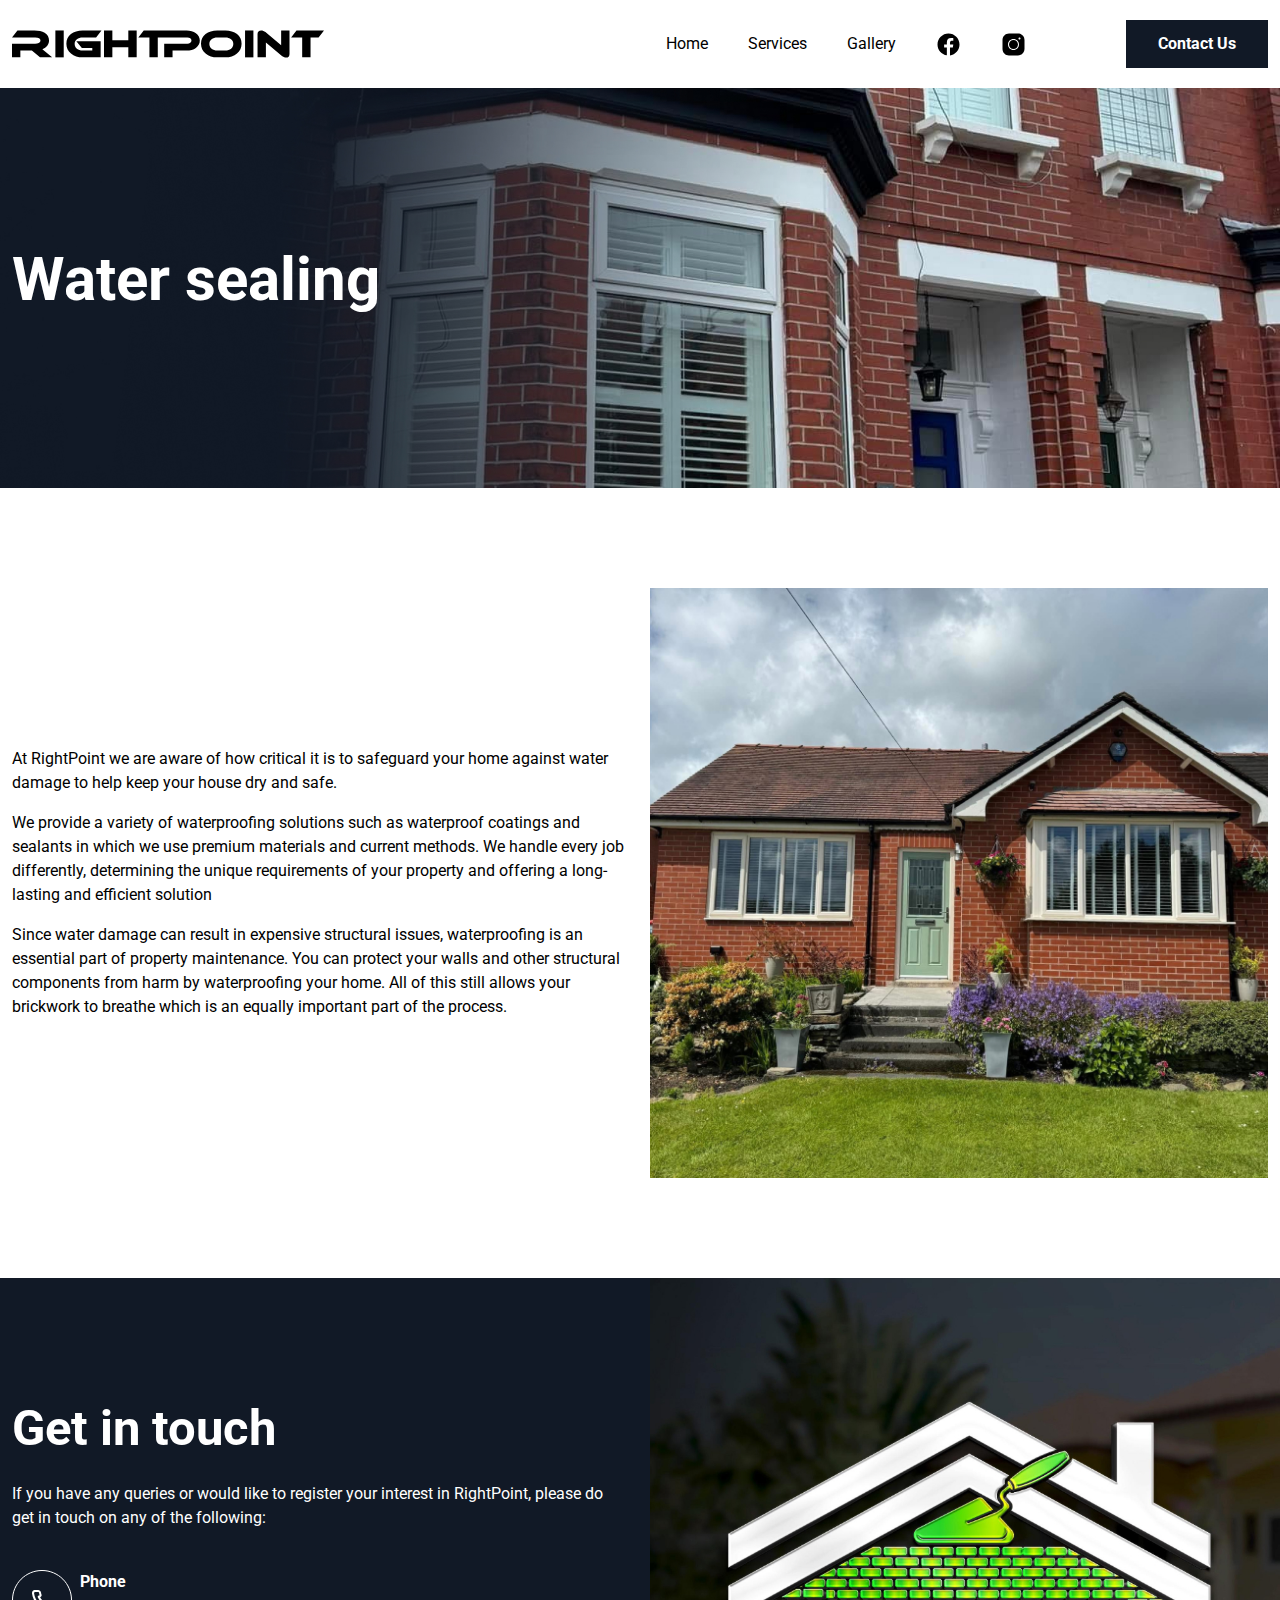
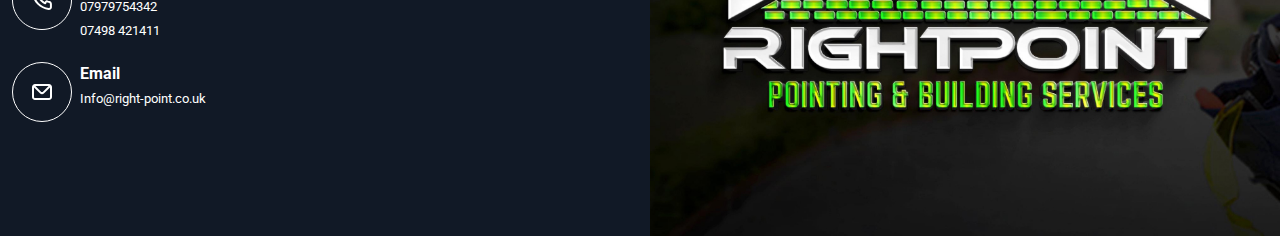
<file: services/water-sealing.html>
<!DOCTYPE html>
<html lang="en">

<head>
  <link rel="preconnect" href="https://fonts.googleapis.com">
  <link rel="preconnect" href="https://fonts.gstatic.com" crossorigin>
  <link href="https://fonts.googleapis.com/css2?family=Roboto:wght@400;700&display=swap" rel="stylesheet">

  <meta charset="UTF-8">
  <meta name="viewport" content="width=device-width, initial-scale=1.0">
  <link href="/output.css" rel="stylesheet">
  <title>Rightpoint</title>
</head>

<body>
  <header class="sticky top-0 bg-white z-10">
    <div class="flex flex-col gap-y-5 md:flex-row justify-between items-center container py-5">
            <div>
        <a href="/">
          <svg width="312" height="28" viewBox="0 0 312 28" fill="none" xmlns="http://www.w3.org/2000/svg">
            <path
              d="M35.2617 15.734C36.4423 14.2051 37.0328 12.4959 37.0328 10.6058C37.0328 7.24973 35.5658 4.66408 32.6324 2.84879C30.0217 1.25852 26.6154 0.462307 22.414 0.462307H5.44528L0 7.39886H23.1971C26.7029 7.39886 28.4552 8.45616 28.4552 10.5697C28.4552 11.6518 27.8708 12.469 26.7029 13.0224C25.7824 13.4504 24.6141 13.6641 23.1971 13.6641H0V27.351H8.35422V20.6011H19.8407L27.9709 27.351H40.0911L30.3575 19.2586C32.4459 18.4376 34.0805 17.2634 35.2617 15.734Z"
              fill="black" />
            <path d="M43.3729 27.351H51.7269V0.462307H43.3729V27.351Z" fill="black" />
            <path
              d="M64.9104 9.2502C66.4145 8.01578 68.3095 7.39886 70.5974 7.39886H84.098L89.4685 0.462307H70.5974C65.8482 0.462307 61.9576 1.68056 58.9245 4.1171C55.8904 6.55364 54.375 9.73634 54.375 13.6641C54.375 17.5929 55.9093 20.8564 58.9805 23.4539C62.0507 26.0524 65.923 27.351 70.5974 27.351H88.6481V11.2776H64.3699L69.8518 17.9159H80.2941V20.4143H70.5974C68.2852 20.4143 66.3833 19.8221 64.8915 18.6384C63.3998 17.4546 62.6542 15.902 62.6542 13.9812C62.6542 12.0614 63.4057 10.4846 64.9104 9.2502Z"
              fill="black" />
            <path
              d="M116.319 10.3452H100.358V0.462307H92.0035V27.351H100.358V17.2817H116.319V27.351H124.673V0.462307H116.319V10.3452Z"
              fill="black" />
            <path
              d="M183.896 3.14755C181.385 1.35756 178.289 0.462307 174.609 0.462307H159.244H157.716H131.721L126.351 7.39886H137.428V27.351H145.781V7.39886H152.196H153.837H175.393C176.536 7.39886 177.5 7.67556 178.284 8.22898C179.066 8.78293 179.458 9.53822 179.458 10.4938C179.458 11.4504 179.066 12.2181 178.284 12.7968C177.5 13.375 176.536 13.6641 175.393 13.6641H152.196V27.351H160.55V20.6011H174.59C178.29 20.6011 181.393 19.7059 183.901 17.9159C186.508 16.0263 187.812 13.565 187.812 10.5315C187.812 7.49845 186.507 5.03714 183.896 3.14755Z"
              fill="black" />
            <path
              d="M219.067 18.6384C217.577 19.8221 215.679 20.4143 213.37 20.4143H205.29C202.981 20.4143 201.082 19.8221 199.593 18.6384C198.103 17.4546 197.359 15.902 197.359 13.9812C197.359 12.0614 198.103 10.4846 199.593 9.2502C201.082 8.01578 202.981 7.39886 205.29 7.39886H213.37C215.653 7.39886 217.546 8.01578 219.049 9.2502C220.55 10.4846 221.302 12.0614 221.302 13.9812C221.302 15.902 220.557 17.4546 219.067 18.6384ZM225.031 4.1171C221.997 1.68056 218.107 0.462307 213.358 0.462307H205.265C200.516 0.462307 196.619 1.68056 193.574 4.1171C190.528 6.55364 189.005 9.73634 189.005 13.6641C189.005 17.5929 190.54 20.8564 193.61 23.4539C196.681 26.0524 200.566 27.351 205.265 27.351H213.358C218.032 27.351 221.904 26.0524 224.975 23.4539C228.045 20.8564 229.581 17.5929 229.581 13.6641C229.581 9.73634 228.064 6.55364 225.031 4.1171Z"
              fill="black" />
            <path d="M233.049 27.351H241.403V0.462307H233.049V27.351Z" fill="black" />
            <path
              d="M269.15 15.2678L253.412 2.06979C252.118 0.998491 250.713 0.462309 249.197 0.462309C248.028 0.462309 247.128 0.785856 246.493 1.43348C245.859 2.08057 245.542 2.90261 245.542 3.898V27.351H253.897V12.5825L269.635 25.7473C271.076 26.9413 272.593 27.5377 274.184 27.5377C276.397 27.5377 277.503 26.3195 277.503 23.8829V0.462309H269.15V15.2678Z"
              fill="black" />
            <path d="M284.477 0.462307L279.107 7.39886H290.183V27.351H298.537V7.39886H306.592L312 0.462307H284.477Z"
              fill="black" />
          </svg>
        </a>
      </div>
      <div class="flex justify-between items-center gap-x-5 md:gap-x-[100px]">
        <div class="flex gap-5 md:gap-10">
          <a href="/" class="hidden md:block">Home</a>
          <div class="inline relative group">
            <button class="">Services</button>
            <ul class="bg-rp-blue text-white absolute hidden group-hover:block p-3 [&>li]:mb-2 [&>li:last-child]:mb-0 min-w-[200px]">
              <li><a href="/services/re-pointing.html">Re-pointing</a></li>
 <li><a href="/services/lime-repointing.html">Lime Repointing</a></li>
              <li><a href="/services/raking-out.html">Raking out</a></li>
              <li><a href="/services/water-sealing.html">Water sealing</a></li>
              <li><a href="/services/brick-repairs.html">Brick repairs</a></li>
              <li><a href="/services/chemical-cleaning.html">Chemical cleaning</a></li>
              <li><a href="/services/roofing-repairs.html">Roofing repairs</a></li>
            </ul>
          </div>
          <a href="/gallery.html">Gallery</a>
          <a class="w-[25px]" href="https://www.facebook.com/profile.php?id=61554290225969" target="_blank"><svg
              xmlns="http://www.w3.org/2000/svg" x="0px" y="0px" width="100%" height="100%" viewBox="0 0 50 50">
              <path
                d="M25,3C12.85,3,3,12.85,3,25c0,11.03,8.125,20.137,18.712,21.728V30.831h-5.443v-5.783h5.443v-3.848 c0-6.371,3.104-9.168,8.399-9.168c2.536,0,3.877,0.188,4.512,0.274v5.048h-3.612c-2.248,0-3.033,2.131-3.033,4.533v3.161h6.588 l-0.894,5.783h-5.694v15.944C38.716,45.318,47,36.137,47,25C47,12.85,37.15,3,25,3z">
              </path>
            </svg></a>
          <a class="w-[25px]" href="https://www.instagram.com/rightpointnw" target="_blank"><svg xmlns="http://www.w3.org/2000/svg"
              x="0px" y="0px" width="100%" height="100%" viewBox="0 0 50 50">
              <path
                d="M 16 3 C 8.83 3 3 8.83 3 16 L 3 34 C 3 41.17 8.83 47 16 47 L 34 47 C 41.17 47 47 41.17 47 34 L 47 16 C 47 8.83 41.17 3 34 3 L 16 3 z M 37 11 C 38.1 11 39 11.9 39 13 C 39 14.1 38.1 15 37 15 C 35.9 15 35 14.1 35 13 C 35 11.9 35.9 11 37 11 z M 25 14 C 31.07 14 36 18.93 36 25 C 36 31.07 31.07 36 25 36 C 18.93 36 14 31.07 14 25 C 14 18.93 18.93 14 25 14 z M 25 16 C 20.04 16 16 20.04 16 25 C 16 29.96 20.04 34 25 34 C 29.96 34 34 29.96 34 25 C 34 20.04 29.96 16 25 16 z">
              </path>
            </svg></a>
        </div>
        <div class="grow">
          <a href="#contact-us" class="button">Contact Us</a>
        </div>
      </div>
    </div>
  </header>
  <main>
    <section class="bg-[url('/img/hero.jpg')] bg-cover bg-center bg-no-repeat h-[250px] md:h-[400px]">
      <div class="container text-white flex flex-col justify-center h-full">
        <div class="max-w-[780px]">
          <h1>Water sealing</h1>
        </div>
      </div>
    </section>
    <section>
      <div class="container grid grid-cols-12 gap-5 items-center">
        <div class="col-span-12 md:col-span-6">
          <p>
            At RightPoint we are aware of how critical it is to safeguard your home against water damage to help keep
            your house dry and safe.
          </p>
          <p>
            We provide a variety of waterproofing solutions such as waterproof coatings and sealants in which we use
            premium materials and current methods. We handle every job differently, determining the unique requirements
            of your property and offering a long-lasting and efficient solution</p>
          <p>
            Since water damage can result in expensive structural issues, waterproofing is an essential part of property
            maintenance. You can protect your walls and other structural components from harm by waterproofing your
            home. All of this still allows your brickwork to breathe which is an equally important part of the process.
          </p>
        </div>
        <div class="col-span-12 md:col-span-6">
          <img src="/img/house.jpg" alt="A house">
        </div>
      </div>
    </section>
    <div class="anchor" id="contact-us"></div>
    <section class="bg-rp-blue">
      <div class="container px-0 grid grid-cols-12 gap-5 items-center text-white">
        <div class="col-span-12 md:col-span-6 p-10 md:py-0 md:px-3">
          <div class="mb-10">
            <h2>Get in touch</h2>
            <p>If you have any queries or would like to register your interest in RightPoint, please do get in touch on any of the following:</p>
          </div>

          <div class="flex gap-2 mb-5">
            <div>
              <svg width="60" height="60" viewBox="0 0 60 60" fill="none" xmlns="http://www.w3.org/2000/svg">
                <g clip-path="url(#clip0_6_1483)">
                  <path
                    d="M59.5 30C59.5 13.7076 46.2924 0.5 30 0.5C13.7076 0.5 0.5 13.7076 0.5 30C0.5 46.2924 13.7076 59.5 30 59.5C46.2924 59.5 59.5 46.2924 59.5 30Z"
                    stroke="white" />
                  <path
                    d="M37.44 31.0001C37.22 31.0001 36.99 30.9301 36.77 30.8801C36.3245 30.7819 35.8866 30.6516 35.46 30.4901C34.9961 30.3213 34.4861 30.3301 34.0283 30.5147C33.5704 30.6993 33.1971 31.0467 32.98 31.4901L32.76 31.9401C31.786 31.3983 30.891 30.7253 30.1 29.9401C29.3147 29.1491 28.6418 28.2541 28.1 27.2801L28.52 27.0001C28.9633 26.783 29.3108 26.4096 29.4954 25.9518C29.68 25.494 29.6888 24.984 29.52 24.5201C29.3612 24.0925 29.2309 23.6549 29.13 23.2101C29.08 22.9901 29.04 22.7601 29.01 22.5301C28.8885 21.8257 28.5196 21.1878 27.9696 20.7313C27.4196 20.2748 26.7247 20.0297 26.01 20.0401H23.01C22.579 20.0361 22.1522 20.1249 21.7587 20.3006C21.3651 20.4764 21.0141 20.7348 20.7294 21.0584C20.4447 21.382 20.2331 21.7631 20.109 22.1758C19.9848 22.5885 19.9511 23.0232 20.01 23.4501C20.5427 27.6395 22.456 31.532 25.4476 34.5127C28.4393 37.4935 32.3387 39.3926 36.53 39.9101H36.91C37.6474 39.9112 38.3594 39.6406 38.91 39.1501C39.2263 38.8671 39.4791 38.5203 39.6514 38.1324C39.8238 37.7446 39.9119 37.3245 39.91 36.9001V33.9001C39.8977 33.2055 39.6448 32.5367 39.1943 32.0078C38.7439 31.4789 38.1238 31.1227 37.44 31.0001ZM37.94 37.0001C37.9398 37.1421 37.9094 37.2824 37.8508 37.4117C37.7921 37.541 37.7066 37.6564 37.6 37.7501C37.4886 37.8471 37.358 37.9195 37.2167 37.9626C37.0754 38.0057 36.9266 38.0185 36.78 38.0001C33.0349 37.5199 29.5562 35.8066 26.8927 33.1304C24.2292 30.4542 22.5324 26.9674 22.07 23.2201C22.0541 23.0736 22.068 22.9254 22.111 22.7845C22.1539 22.6436 22.225 22.5128 22.32 22.4001C22.4137 22.2934 22.529 22.2079 22.6584 22.1493C22.7877 22.0907 22.928 22.0603 23.07 22.0601H26.07C26.3025 22.0549 26.5296 22.131 26.7121 22.2752C26.8946 22.4194 27.0212 22.6227 27.07 22.8501C27.11 23.1234 27.16 23.3934 27.22 23.6601C27.3355 24.1872 27.4892 24.7053 27.68 25.2101L26.28 25.8601C26.1603 25.915 26.0526 25.9931 25.9631 26.0897C25.8737 26.1864 25.8042 26.2997 25.7586 26.4233C25.7131 26.5469 25.6925 26.6782 25.6978 26.8098C25.7032 26.9414 25.7345 27.0707 25.79 27.1901C27.2292 30.2729 29.7072 32.7509 32.79 34.1901C33.0334 34.2901 33.3065 34.2901 33.55 34.1901C33.6747 34.1455 33.7893 34.0766 33.8871 33.9873C33.985 33.898 34.0641 33.7902 34.12 33.6701L34.74 32.2701C35.2569 32.455 35.7846 32.6086 36.32 32.7301C36.5866 32.7901 36.8566 32.8401 37.13 32.8801C37.3574 32.9289 37.5607 33.0554 37.7049 33.238C37.8491 33.4205 37.9252 33.6476 37.92 33.8801L37.94 37.0001Z"
                    fill="white" />
                </g>
                <defs>
                  <clipPath id="clip0_6_1483">
                    <rect width="60" height="60" fill="white" />
                  </clipPath>
                </defs>
              </svg>

            </div>
            <div>
              <p class="font-bold">Phone</br><small class="font-normal">07979754342<br/>07498 421411
</small></p>
            </div>
          </div>
          <div class="flex gap-2">
            <div>
              <svg width="60" height="60" viewBox="0 0 60 60" fill="none" xmlns="http://www.w3.org/2000/svg">
                <rect x="0.5" y="0.5" width="59" height="59" rx="29.5" stroke="white" />
                <path
                  d="M37 22H23C22.2044 22 21.4413 22.3161 20.8787 22.8787C20.3161 23.4413 20 24.2044 20 25V35C20 35.7956 20.3161 36.5587 20.8787 37.1213C21.4413 37.6839 22.2044 38 23 38H37C37.7956 38 38.5587 37.6839 39.1213 37.1213C39.6839 36.5587 40 35.7956 40 35V25C40 24.2044 39.6839 23.4413 39.1213 22.8787C38.5587 22.3161 37.7956 22 37 22ZM36.59 24L30.71 29.88C30.617 29.9737 30.5064 30.0481 30.3846 30.0989C30.2627 30.1497 30.132 30.1758 30 30.1758C29.868 30.1758 29.7373 30.1497 29.6154 30.0989C29.4936 30.0481 29.383 29.9737 29.29 29.88L23.41 24H36.59ZM38 35C38 35.2652 37.8946 35.5196 37.7071 35.7071C37.5196 35.8946 37.2652 36 37 36H23C22.7348 36 22.4804 35.8946 22.2929 35.7071C22.1054 35.5196 22 35.2652 22 35V25.41L27.88 31.29C28.4425 31.8518 29.205 32.1674 30 32.1674C30.795 32.1674 31.5575 31.8518 32.12 31.29L38 25.41V35Z"
                  fill="white" />
              </svg>
            </div>
            <div>
              <p class="font-bold">Email</br><small class="font-normal">Info@right-point.co.uk </small></p>
            </div>
          </div>
        </div>
        <div class="col-span-12 md:col-span-6">
          <img src="/img/rp-logo-full.jpg" alt="">
        </div>
      </div>
    </section>
  </main>
</body>

</html>
</file>
<file: output.css>
*, ::before, ::after {
  --tw-border-spacing-x: 0;
  --tw-border-spacing-y: 0;
  --tw-translate-x: 0;
  --tw-translate-y: 0;
  --tw-rotate: 0;
  --tw-skew-x: 0;
  --tw-skew-y: 0;
  --tw-scale-x: 1;
  --tw-scale-y: 1;
  --tw-pan-x:  ;
  --tw-pan-y:  ;
  --tw-pinch-zoom:  ;
  --tw-scroll-snap-strictness: proximity;
  --tw-gradient-from-position:  ;
  --tw-gradient-via-position:  ;
  --tw-gradient-to-position:  ;
  --tw-ordinal:  ;
  --tw-slashed-zero:  ;
  --tw-numeric-figure:  ;
  --tw-numeric-spacing:  ;
  --tw-numeric-fraction:  ;
  --tw-ring-inset:  ;
  --tw-ring-offset-width: 0px;
  --tw-ring-offset-color: #fff;
  --tw-ring-color: rgb(59 130 246 / 0.5);
  --tw-ring-offset-shadow: 0 0 #0000;
  --tw-ring-shadow: 0 0 #0000;
  --tw-shadow: 0 0 #0000;
  --tw-shadow-colored: 0 0 #0000;
  --tw-blur:  ;
  --tw-brightness:  ;
  --tw-contrast:  ;
  --tw-grayscale:  ;
  --tw-hue-rotate:  ;
  --tw-invert:  ;
  --tw-saturate:  ;
  --tw-sepia:  ;
  --tw-drop-shadow:  ;
  --tw-backdrop-blur:  ;
  --tw-backdrop-brightness:  ;
  --tw-backdrop-contrast:  ;
  --tw-backdrop-grayscale:  ;
  --tw-backdrop-hue-rotate:  ;
  --tw-backdrop-invert:  ;
  --tw-backdrop-opacity:  ;
  --tw-backdrop-saturate:  ;
  --tw-backdrop-sepia:  ;
  --tw-contain-size:  ;
  --tw-contain-layout:  ;
  --tw-contain-paint:  ;
  --tw-contain-style:  ;
}

::backdrop {
  --tw-border-spacing-x: 0;
  --tw-border-spacing-y: 0;
  --tw-translate-x: 0;
  --tw-translate-y: 0;
  --tw-rotate: 0;
  --tw-skew-x: 0;
  --tw-skew-y: 0;
  --tw-scale-x: 1;
  --tw-scale-y: 1;
  --tw-pan-x:  ;
  --tw-pan-y:  ;
  --tw-pinch-zoom:  ;
  --tw-scroll-snap-strictness: proximity;
  --tw-gradient-from-position:  ;
  --tw-gradient-via-position:  ;
  --tw-gradient-to-position:  ;
  --tw-ordinal:  ;
  --tw-slashed-zero:  ;
  --tw-numeric-figure:  ;
  --tw-numeric-spacing:  ;
  --tw-numeric-fraction:  ;
  --tw-ring-inset:  ;
  --tw-ring-offset-width: 0px;
  --tw-ring-offset-color: #fff;
  --tw-ring-color: rgb(59 130 246 / 0.5);
  --tw-ring-offset-shadow: 0 0 #0000;
  --tw-ring-shadow: 0 0 #0000;
  --tw-shadow: 0 0 #0000;
  --tw-shadow-colored: 0 0 #0000;
  --tw-blur:  ;
  --tw-brightness:  ;
  --tw-contrast:  ;
  --tw-grayscale:  ;
  --tw-hue-rotate:  ;
  --tw-invert:  ;
  --tw-saturate:  ;
  --tw-sepia:  ;
  --tw-drop-shadow:  ;
  --tw-backdrop-blur:  ;
  --tw-backdrop-brightness:  ;
  --tw-backdrop-contrast:  ;
  --tw-backdrop-grayscale:  ;
  --tw-backdrop-hue-rotate:  ;
  --tw-backdrop-invert:  ;
  --tw-backdrop-opacity:  ;
  --tw-backdrop-saturate:  ;
  --tw-backdrop-sepia:  ;
  --tw-contain-size:  ;
  --tw-contain-layout:  ;
  --tw-contain-paint:  ;
  --tw-contain-style:  ;
}

/*
! tailwindcss v3.4.17 | MIT License | https://tailwindcss.com
*/

/*
1. Prevent padding and border from affecting element width. (https://github.com/mozdevs/cssremedy/issues/4)
2. Allow adding a border to an element by just adding a border-width. (https://github.com/tailwindcss/tailwindcss/pull/116)
*/

*,
::before,
::after {
  box-sizing: border-box;
  /* 1 */
  border-width: 0;
  /* 2 */
  border-style: solid;
  /* 2 */
  border-color: #e5e7eb;
  /* 2 */
}

::before,
::after {
  --tw-content: '';
}

/*
1. Use a consistent sensible line-height in all browsers.
2. Prevent adjustments of font size after orientation changes in iOS.
3. Use a more readable tab size.
4. Use the user's configured `sans` font-family by default.
5. Use the user's configured `sans` font-feature-settings by default.
6. Use the user's configured `sans` font-variation-settings by default.
7. Disable tap highlights on iOS
*/

html,
:host {
  line-height: 1.5;
  /* 1 */
  -webkit-text-size-adjust: 100%;
  /* 2 */
  -moz-tab-size: 4;
  /* 3 */
  -o-tab-size: 4;
     tab-size: 4;
  /* 3 */
  font-family: ui-sans-serif, system-ui, sans-serif, "Apple Color Emoji", "Segoe UI Emoji", "Segoe UI Symbol", "Noto Color Emoji";
  /* 4 */
  font-feature-settings: normal;
  /* 5 */
  font-variation-settings: normal;
  /* 6 */
  -webkit-tap-highlight-color: transparent;
  /* 7 */
}

/*
1. Remove the margin in all browsers.
2. Inherit line-height from `html` so users can set them as a class directly on the `html` element.
*/

body {
  margin: 0;
  /* 1 */
  line-height: inherit;
  /* 2 */
}

/*
1. Add the correct height in Firefox.
2. Correct the inheritance of border color in Firefox. (https://bugzilla.mozilla.org/show_bug.cgi?id=190655)
3. Ensure horizontal rules are visible by default.
*/

hr {
  height: 0;
  /* 1 */
  color: inherit;
  /* 2 */
  border-top-width: 1px;
  /* 3 */
}

/*
Add the correct text decoration in Chrome, Edge, and Safari.
*/

abbr:where([title]) {
  -webkit-text-decoration: underline dotted;
          text-decoration: underline dotted;
}

/*
Remove the default font size and weight for headings.
*/

h1,
h2,
h3,
h4,
h5,
h6 {
  font-size: inherit;
  font-weight: inherit;
}

/*
Reset links to optimize for opt-in styling instead of opt-out.
*/

a {
  color: inherit;
  text-decoration: inherit;
}

/*
Add the correct font weight in Edge and Safari.
*/

b,
strong {
  font-weight: bolder;
}

/*
1. Use the user's configured `mono` font-family by default.
2. Use the user's configured `mono` font-feature-settings by default.
3. Use the user's configured `mono` font-variation-settings by default.
4. Correct the odd `em` font sizing in all browsers.
*/

code,
kbd,
samp,
pre {
  font-family: ui-monospace, SFMono-Regular, Menlo, Monaco, Consolas, "Liberation Mono", "Courier New", monospace;
  /* 1 */
  font-feature-settings: normal;
  /* 2 */
  font-variation-settings: normal;
  /* 3 */
  font-size: 1em;
  /* 4 */
}

/*
Add the correct font size in all browsers.
*/

small {
  font-size: 80%;
}

/*
Prevent `sub` and `sup` elements from affecting the line height in all browsers.
*/

sub,
sup {
  font-size: 75%;
  line-height: 0;
  position: relative;
  vertical-align: baseline;
}

sub {
  bottom: -0.25em;
}

sup {
  top: -0.5em;
}

/*
1. Remove text indentation from table contents in Chrome and Safari. (https://bugs.chromium.org/p/chromium/issues/detail?id=999088, https://bugs.webkit.org/show_bug.cgi?id=201297)
2. Correct table border color inheritance in all Chrome and Safari. (https://bugs.chromium.org/p/chromium/issues/detail?id=935729, https://bugs.webkit.org/show_bug.cgi?id=195016)
3. Remove gaps between table borders by default.
*/

table {
  text-indent: 0;
  /* 1 */
  border-color: inherit;
  /* 2 */
  border-collapse: collapse;
  /* 3 */
}

/*
1. Change the font styles in all browsers.
2. Remove the margin in Firefox and Safari.
3. Remove default padding in all browsers.
*/

button,
input,
optgroup,
select,
textarea {
  font-family: inherit;
  /* 1 */
  font-feature-settings: inherit;
  /* 1 */
  font-variation-settings: inherit;
  /* 1 */
  font-size: 100%;
  /* 1 */
  font-weight: inherit;
  /* 1 */
  line-height: inherit;
  /* 1 */
  letter-spacing: inherit;
  /* 1 */
  color: inherit;
  /* 1 */
  margin: 0;
  /* 2 */
  padding: 0;
  /* 3 */
}

/*
Remove the inheritance of text transform in Edge and Firefox.
*/

button,
select {
  text-transform: none;
}

/*
1. Correct the inability to style clickable types in iOS and Safari.
2. Remove default button styles.
*/

button,
input:where([type='button']),
input:where([type='reset']),
input:where([type='submit']) {
  -webkit-appearance: button;
  /* 1 */
  background-color: transparent;
  /* 2 */
  background-image: none;
  /* 2 */
}

/*
Use the modern Firefox focus style for all focusable elements.
*/

:-moz-focusring {
  outline: auto;
}

/*
Remove the additional `:invalid` styles in Firefox. (https://github.com/mozilla/gecko-dev/blob/2f9eacd9d3d995c937b4251a5557d95d494c9be1/layout/style/res/forms.css#L728-L737)
*/

:-moz-ui-invalid {
  box-shadow: none;
}

/*
Add the correct vertical alignment in Chrome and Firefox.
*/

progress {
  vertical-align: baseline;
}

/*
Correct the cursor style of increment and decrement buttons in Safari.
*/

::-webkit-inner-spin-button,
::-webkit-outer-spin-button {
  height: auto;
}

/*
1. Correct the odd appearance in Chrome and Safari.
2. Correct the outline style in Safari.
*/

[type='search'] {
  -webkit-appearance: textfield;
  /* 1 */
  outline-offset: -2px;
  /* 2 */
}

/*
Remove the inner padding in Chrome and Safari on macOS.
*/

::-webkit-search-decoration {
  -webkit-appearance: none;
}

/*
1. Correct the inability to style clickable types in iOS and Safari.
2. Change font properties to `inherit` in Safari.
*/

::-webkit-file-upload-button {
  -webkit-appearance: button;
  /* 1 */
  font: inherit;
  /* 2 */
}

/*
Add the correct display in Chrome and Safari.
*/

summary {
  display: list-item;
}

/*
Removes the default spacing and border for appropriate elements.
*/

blockquote,
dl,
dd,
h1,
h2,
h3,
h4,
h5,
h6,
hr,
figure,
p,
pre {
  margin: 0;
}

fieldset {
  margin: 0;
  padding: 0;
}

legend {
  padding: 0;
}

ol,
ul,
menu {
  list-style: none;
  margin: 0;
  padding: 0;
}

/*
Reset default styling for dialogs.
*/

dialog {
  padding: 0;
}

/*
Prevent resizing textareas horizontally by default.
*/

textarea {
  resize: vertical;
}

/*
1. Reset the default placeholder opacity in Firefox. (https://github.com/tailwindlabs/tailwindcss/issues/3300)
2. Set the default placeholder color to the user's configured gray 400 color.
*/

input::-moz-placeholder, textarea::-moz-placeholder {
  opacity: 1;
  /* 1 */
  color: #9ca3af;
  /* 2 */
}

input::placeholder,
textarea::placeholder {
  opacity: 1;
  /* 1 */
  color: #9ca3af;
  /* 2 */
}

/*
Set the default cursor for buttons.
*/

button,
[role="button"] {
  cursor: pointer;
}

/*
Make sure disabled buttons don't get the pointer cursor.
*/

:disabled {
  cursor: default;
}

/*
1. Make replaced elements `display: block` by default. (https://github.com/mozdevs/cssremedy/issues/14)
2. Add `vertical-align: middle` to align replaced elements more sensibly by default. (https://github.com/jensimmons/cssremedy/issues/14#issuecomment-634934210)
   This can trigger a poorly considered lint error in some tools but is included by design.
*/

img,
svg,
video,
canvas,
audio,
iframe,
embed,
object {
  display: block;
  /* 1 */
  vertical-align: middle;
  /* 2 */
}

/*
Constrain images and videos to the parent width and preserve their intrinsic aspect ratio. (https://github.com/mozdevs/cssremedy/issues/14)
*/

img,
video {
  max-width: 100%;
  height: auto;
}

/* Make elements with the HTML hidden attribute stay hidden by default */

[hidden]:where(:not([hidden="until-found"])) {
  display: none;
}

html,
  body{
  font-family: 'Roboto', sans-serif;
}

div.anchor {
  display: block;
  position: relative;
  top: -250px;
  visibility: hidden;
}

h1 {
  margin-bottom: 1rem;
  font-size: 30px;
  font-weight: 700;
}

@media (min-width: 990px) {
  h1 {
    font-size: 60px;
  }
}

h2 {
  margin-bottom: 1rem;
  font-weight: 700;
}

@media (min-width: 990px) {
  h2 {
    font-size: 49px;
  }
}

p {
  margin-bottom: 1rem;
}

p:last-child {
  margin-bottom: 0px;
}

img {
  height: 100%;
  width: 100%;
  -o-object-fit: cover;
     object-fit: cover;
}

.button {
  display: inline-block;
  --tw-bg-opacity: 1;
  background-color: rgb(17 25 38 / var(--tw-bg-opacity, 1));
  padding: 10px;
  font-weight: 700;
  --tw-text-opacity: 1;
  color: rgb(255 255 255 / var(--tw-text-opacity, 1));
}

@media (min-width: 990px) {
  .button {
    padding-top: 0.75rem;
    padding-bottom: 0.75rem;
    padding-left: 2rem;
    padding-right: 2rem;
  }
}

section:not(.intro) {
  margin-bottom: 2rem;
}

@media (min-width: 990px) {
  section:not(.intro) {
    margin-bottom: 100px;
  }
}

section:not(.intro):last-child {
  margin-bottom: 0px;
}

.container {
  margin-left: auto;
  margin-right: auto;
  max-width: 1440px;
  padding-left: 0.75rem;
  padding-right: 0.75rem;
}

.absolute {
  position: absolute;
}

.relative {
  position: relative;
}

.sticky {
  position: sticky;
}

.top-0 {
  top: 0px;
}

.z-10 {
  z-index: 10;
}

.col-span-12 {
  grid-column: span 12 / span 12;
}

.col-span-6 {
  grid-column: span 6 / span 6;
}

.mx-auto {
  margin-left: auto;
  margin-right: auto;
}

.mb-10 {
  margin-bottom: 2.5rem;
}

.mb-3 {
  margin-bottom: 0.75rem;
}

.mb-5 {
  margin-bottom: 1.25rem;
}

.mt-2 {
  margin-top: 0.5rem;
}

.mt-3 {
  margin-top: 0.75rem;
}

.mt-8 {
  margin-top: 2rem;
}

.mt-\[30px\] {
  margin-top: 30px;
}

.inline {
  display: inline;
}

.flex {
  display: flex;
}

.grid {
  display: grid;
}

.hidden {
  display: none;
}

.h-\[250px\] {
  height: 250px;
}

.h-\[360px\] {
  height: 360px;
}

.h-full {
  height: 100%;
}

.h-auto {
  height: auto;
}

.w-\[70\%\] {
  width: 70%;
}

.w-full {
  width: 100%;
}

.w-\[25px\] {
  width: 25px;
}

.min-w-\[200px\] {
  min-width: 200px;
}

.max-w-\[780px\] {
  max-width: 780px;
}

.max-w-\[787px\] {
  max-width: 787px;
}

.shrink-0 {
  flex-shrink: 0;
}

.grow {
  flex-grow: 1;
}

.list-disc {
  list-style-type: disc;
}

.grid-cols-12 {
  grid-template-columns: repeat(12, minmax(0, 1fr));
}

.grid-cols-subgrid {
  grid-template-columns: subgrid;
}

.flex-col {
  flex-direction: column;
}

.items-center {
  align-items: center;
}

.justify-center {
  justify-content: center;
}

.justify-between {
  justify-content: space-between;
}

.gap-2 {
  gap: 0.5rem;
}

.gap-5 {
  gap: 1.25rem;
}

.gap-6 {
  gap: 1.5rem;
}

.gap-x-5 {
  -moz-column-gap: 1.25rem;
       column-gap: 1.25rem;
}

.gap-y-5 {
  row-gap: 1.25rem;
}

.overflow-x-scroll {
  overflow-x: scroll;
}

.bg-rp-blue {
  --tw-bg-opacity: 1;
  background-color: rgb(17 25 38 / var(--tw-bg-opacity, 1));
}

.bg-slate-50 {
  --tw-bg-opacity: 1;
  background-color: rgb(248 250 252 / var(--tw-bg-opacity, 1));
}

.bg-white {
  --tw-bg-opacity: 1;
  background-color: rgb(255 255 255 / var(--tw-bg-opacity, 1));
}

.bg-\[url\(\'\/img\/hero\.jpg\'\)\] {
  background-image: url('/img/hero.jpg');
}

.bg-cover {
  background-size: cover;
}

.bg-center {
  background-position: center;
}

.bg-no-repeat {
  background-repeat: no-repeat;
}

.p-10 {
  padding: 2.5rem;
}

.p-3 {
  padding: 0.75rem;
}

.px-0 {
  padding-left: 0px;
  padding-right: 0px;
}

.py-5 {
  padding-top: 1.25rem;
  padding-bottom: 1.25rem;
}

.py-6 {
  padding-top: 1.5rem;
  padding-bottom: 1.5rem;
}

.pl-5 {
  padding-left: 1.25rem;
}

.text-center {
  text-align: center;
}

.font-bold {
  font-weight: 700;
}

.font-normal {
  font-weight: 400;
}

.text-white {
  --tw-text-opacity: 1;
  color: rgb(255 255 255 / var(--tw-text-opacity, 1));
}

.group:hover .group-hover\:block {
  display: block;
}

@media (min-width: 990px) {
  .md\:col-span-3 {
    grid-column: span 3 / span 3;
  }

  .md\:col-span-4 {
    grid-column: span 4 / span 4;
  }

  .md\:col-span-6 {
    grid-column: span 6 / span 6;
  }

  .md\:-mt-\[150px\] {
    margin-top: -150px;
  }

  .md\:mt-\[100px\] {
    margin-top: 100px;
  }

  .md\:block {
    display: block;
  }

  .md\:grid {
    display: grid;
  }

  .md\:h-\[400px\] {
    height: 400px;
  }

  .md\:h-\[860px\] {
    height: 860px;
  }

  .md\:h-full {
    height: 100%;
  }

  .md\:w-auto {
    width: auto;
  }

  .md\:flex-row {
    flex-direction: row;
  }

  .md\:gap-10 {
    gap: 2.5rem;
  }

  .md\:gap-x-\[100px\] {
    -moz-column-gap: 100px;
         column-gap: 100px;
  }

  .md\:px-3 {
    padding-left: 0.75rem;
    padding-right: 0.75rem;
  }

  .md\:py-0 {
    padding-top: 0px;
    padding-bottom: 0px;
  }

  .md\:py-\[50px\] {
    padding-top: 50px;
    padding-bottom: 50px;
  }
}

.\[\&\>li\:last-child\]\:mb-0>li:last-child {
  margin-bottom: 0px;
}

.\[\&\>li\]\:mb-2>li {
  margin-bottom: 0.5rem;
}
</file>
